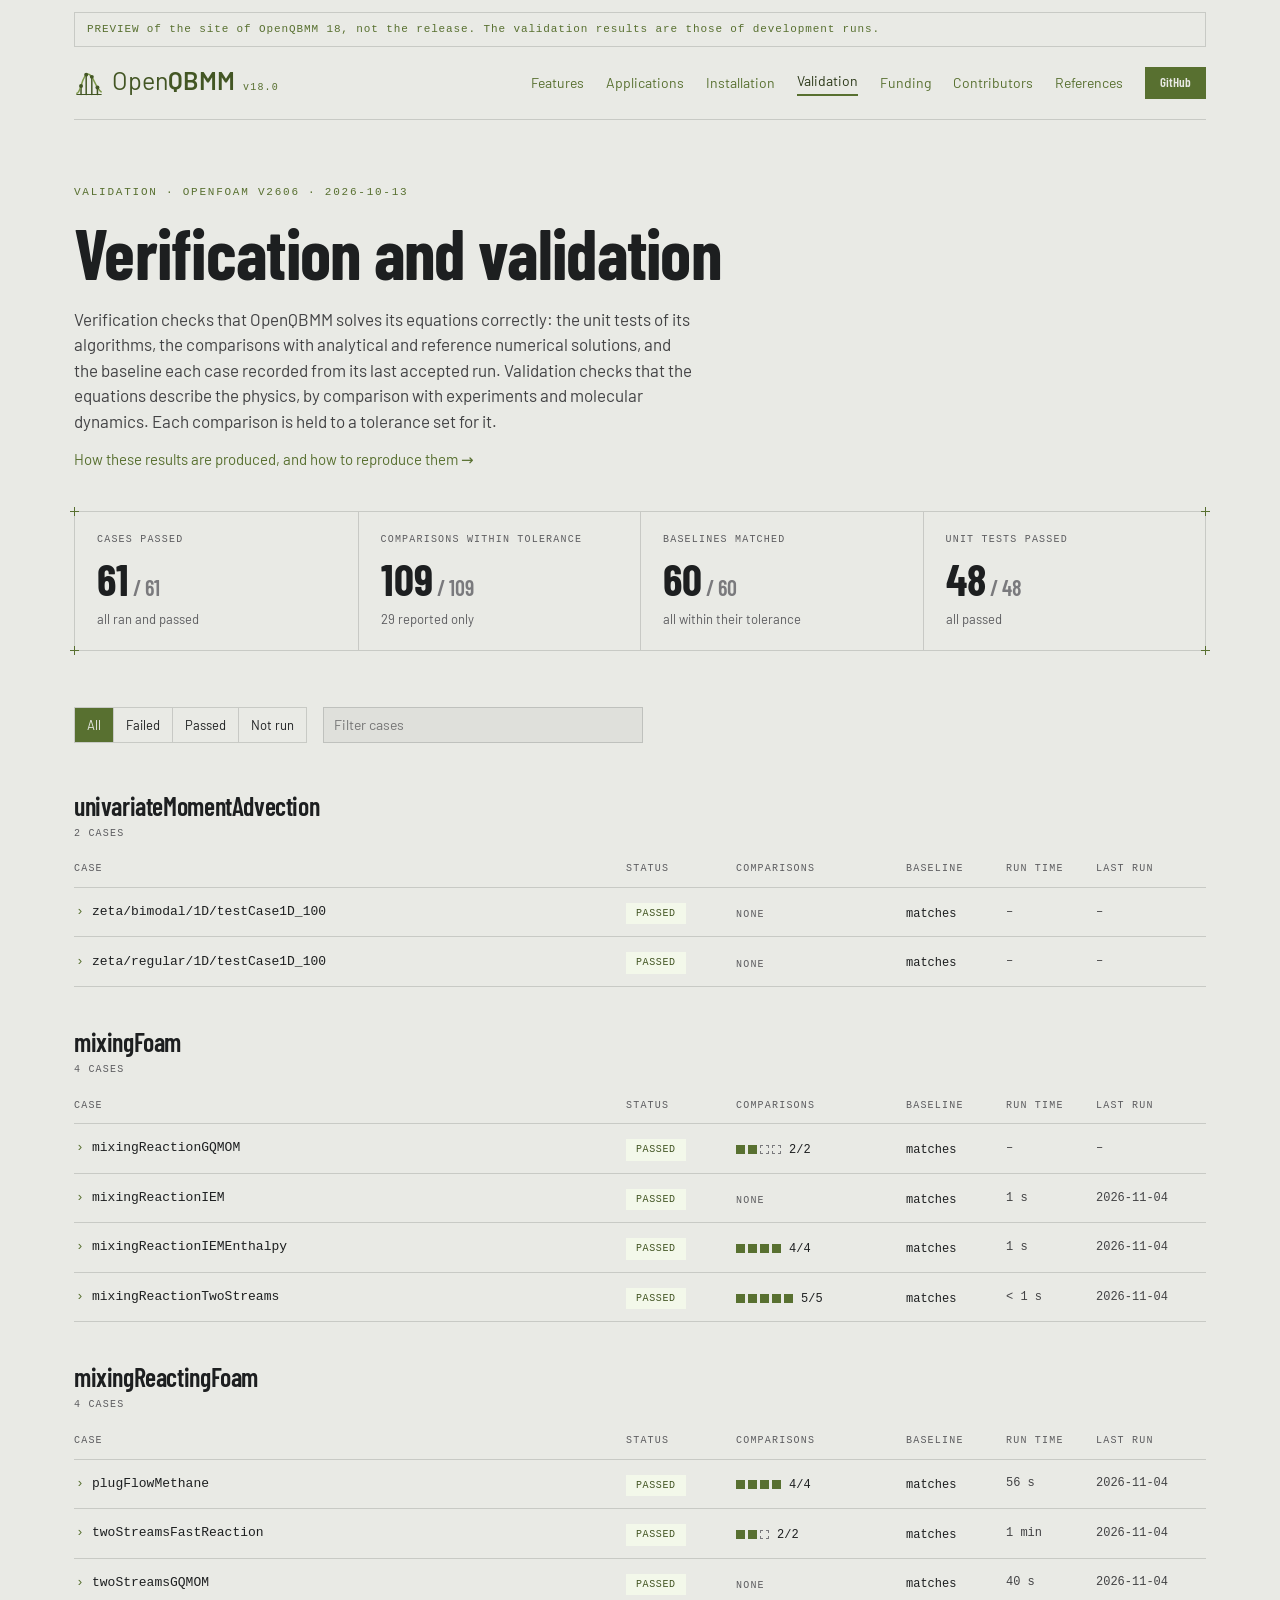
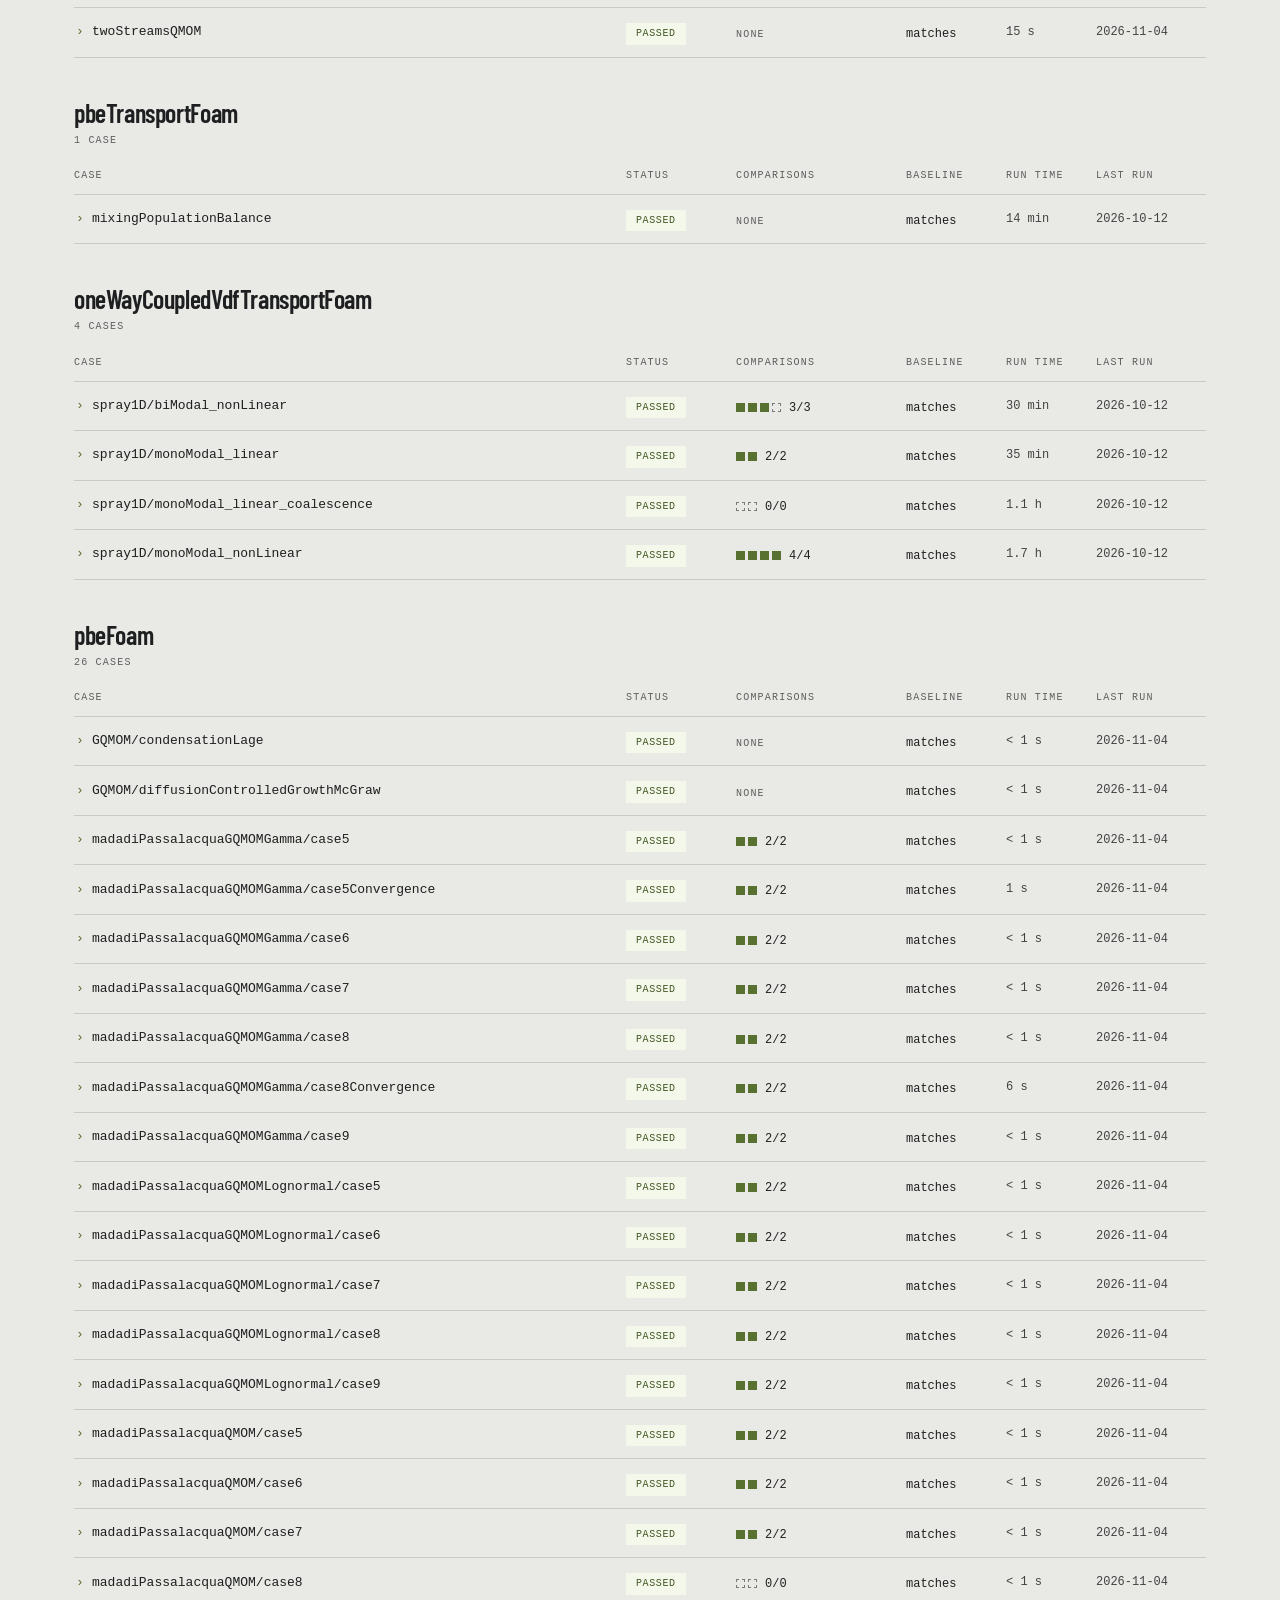
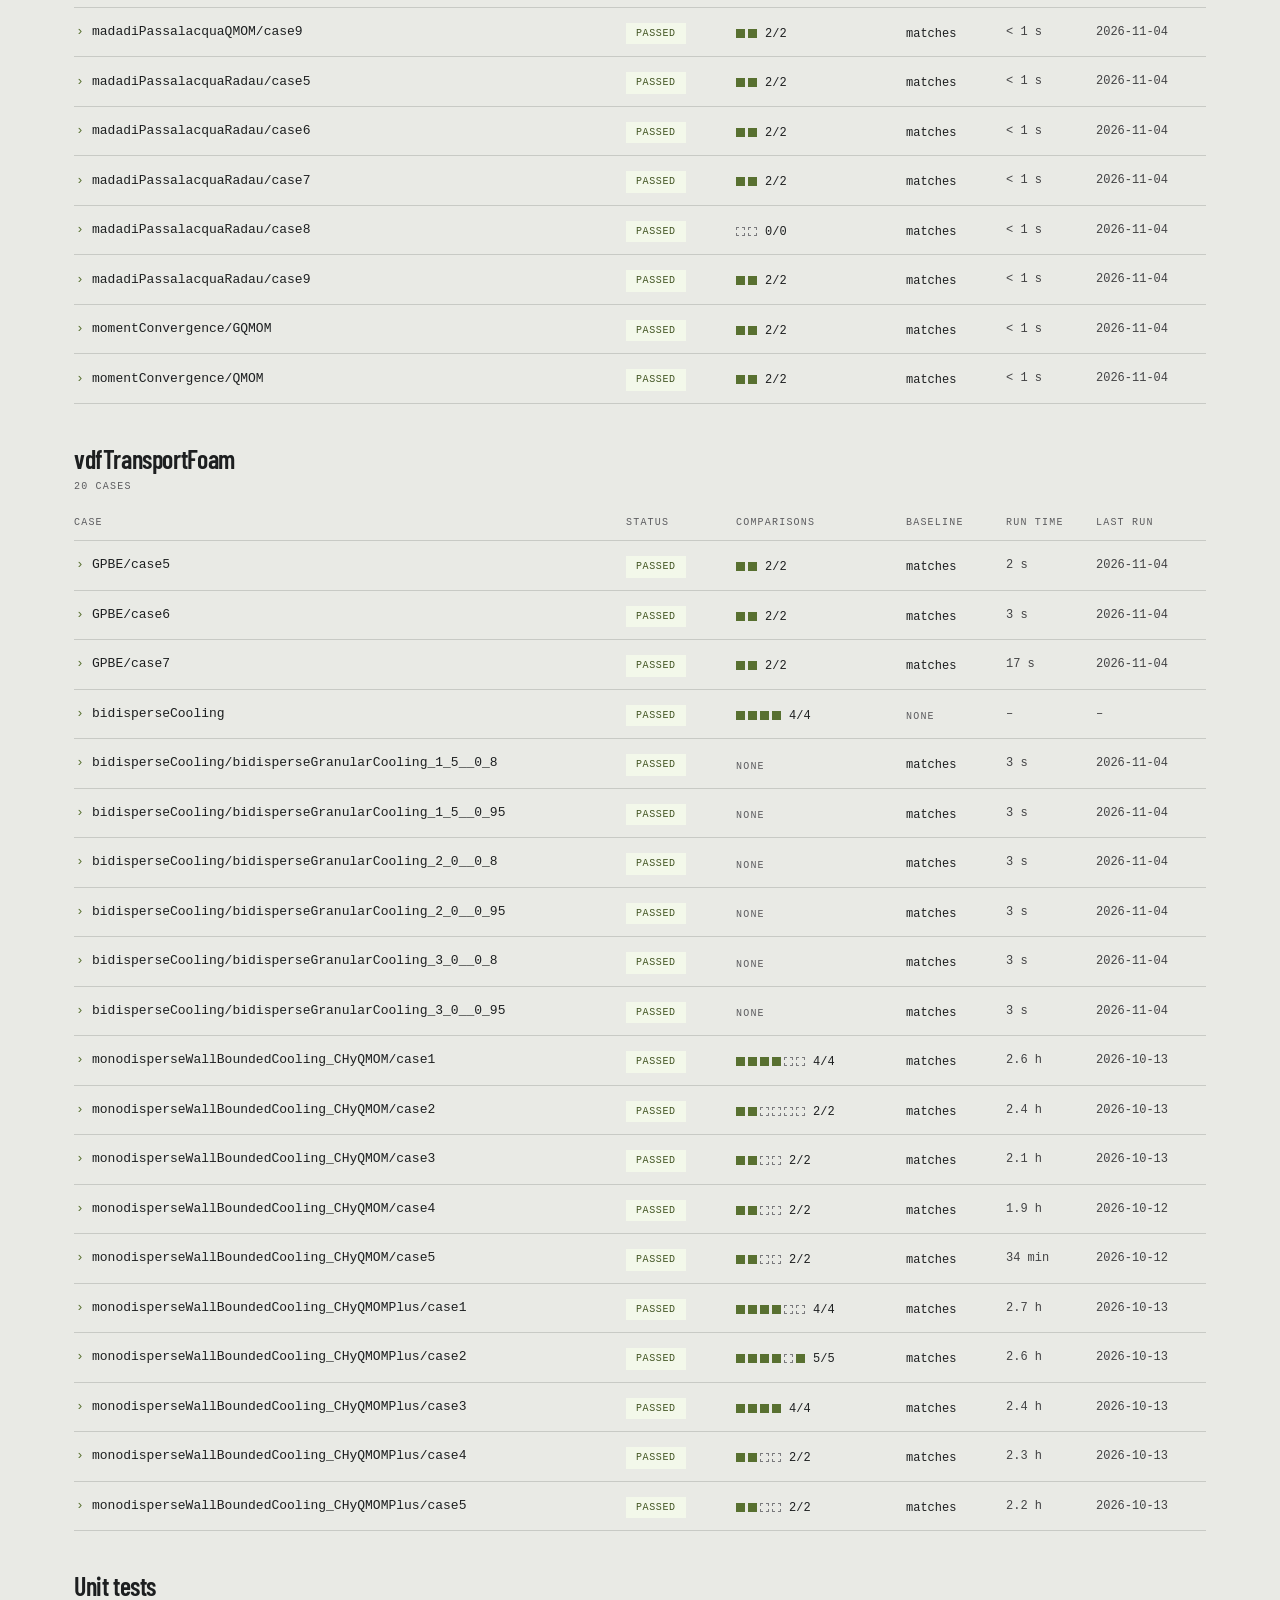
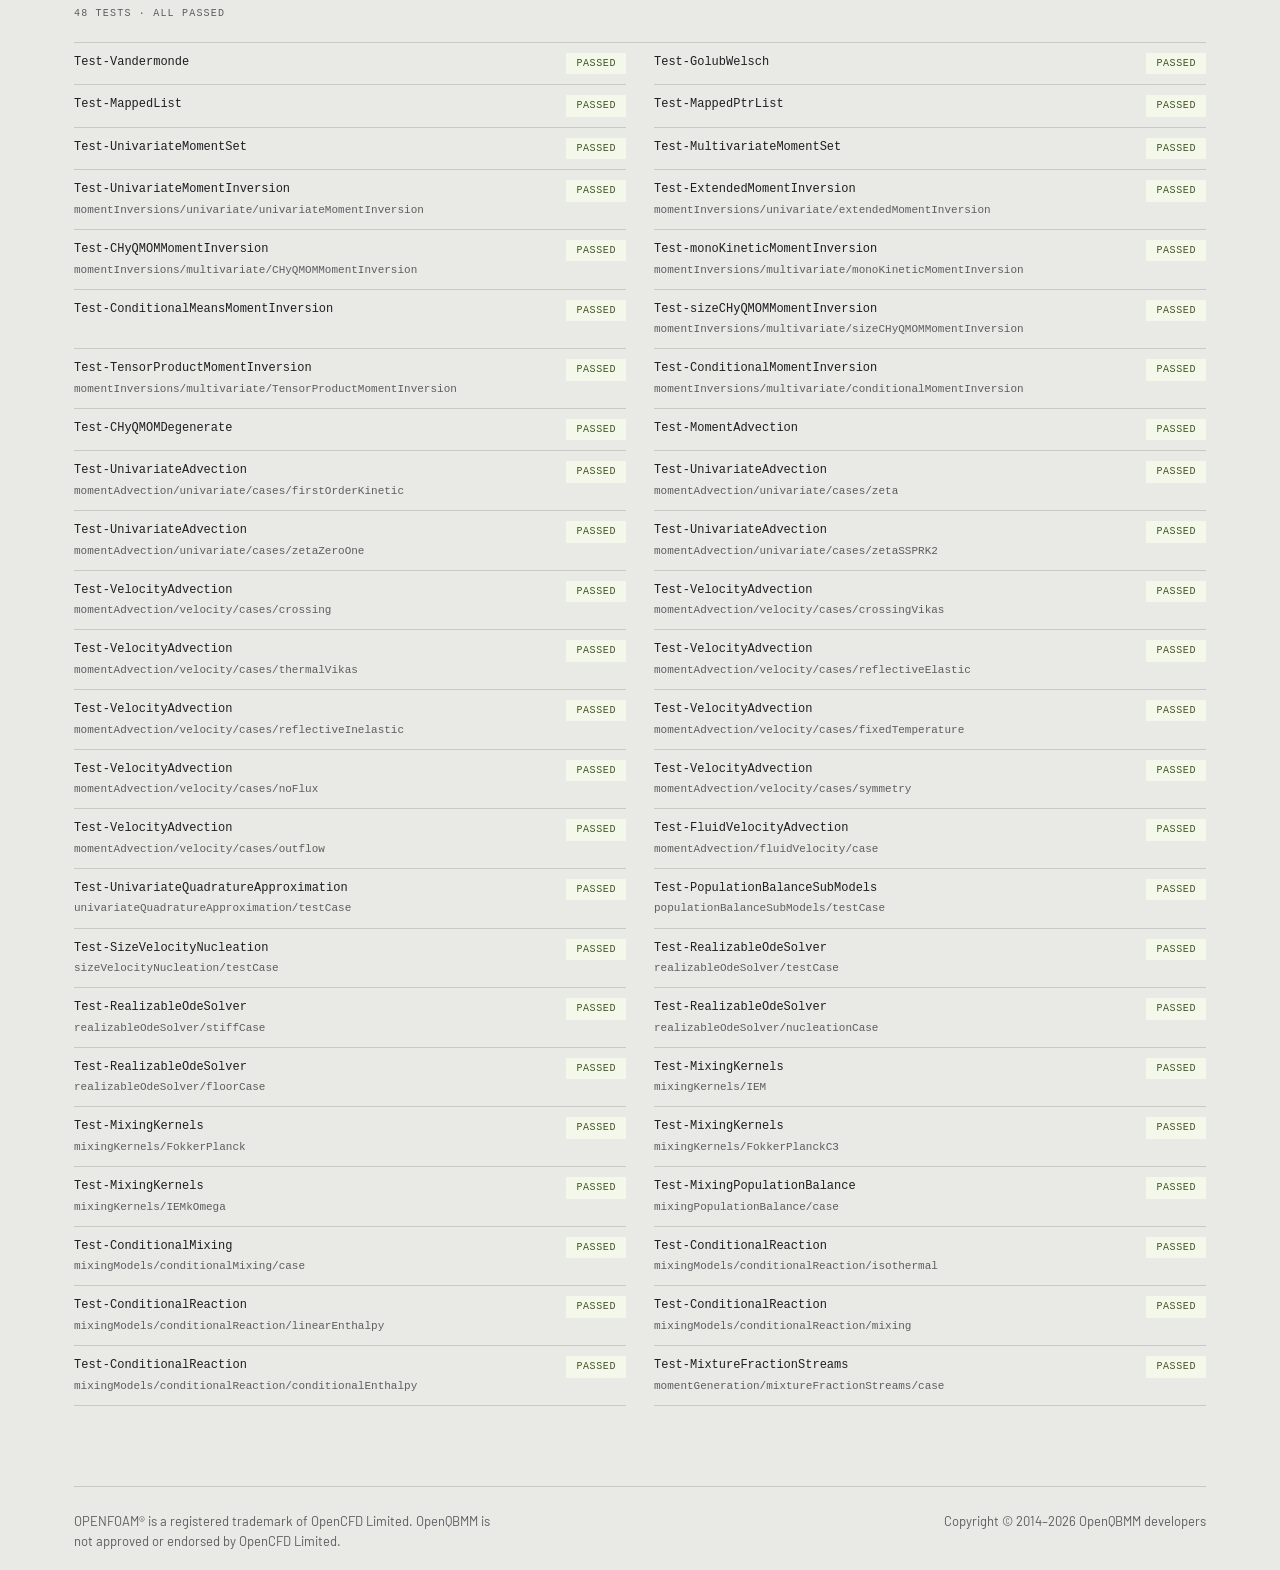
<file: validation/index.html>
<!DOCTYPE html>
<!--
    OpenQBMM validation dashboard

    Copyright (C) 2026 Alberto Passalacqua. Part of OpenQBMM, distributed
    under the GNU General Public License, version 3 or later.

    Written by bin/qbmmReport, which puts the results of the validation
    cases into DATA below and next to the page as results.json and
    history.json. The page is drawn in the tokens of the stylesheet of the
    OpenQBMM site, industry.css. With qbmmReport -site the page is written
    into the validation directory of the site, takes the header and the
    footer of the home page of the site between the markers below, and
    links the stylesheet of the site; otherwise -style copies a stylesheet
    next to it.
-->
<html lang="en">
<head>
<meta charset="utf-8">
<meta name="robots" content="noindex, nofollow">

<meta name="viewport" content="width=device-width, initial-scale=1">
<link rel="icon" href="../favicon.ico" sizes="any">
<link rel="icon" href="../favicon.svg" type="image/svg+xml">
<link rel="apple-touch-icon" href="../apple-touch-icon.png">
<title>Verification and validation · OpenQBMM</title>
<link rel="stylesheet" href="../industry.css">
<link rel="preconnect" href="https://fonts.googleapis.com">
<link rel="preconnect" href="https://fonts.gstatic.com" crossorigin="">
<link href="https://fonts.googleapis.com/css2?family=Barlow:wght@400;500;600&amp;family=Barlow+Condensed:wght@500;600;700&amp;display=swap" rel="stylesheet">
<style>
  :root { --mono: ui-monospace, SFMono-Regular, Menlo, monospace; }
  body { margin: 0; background: var(--color-bg, #f2f2f3); color: var(--color-text, #1d1f20); font-family: var(--font-body, sans-serif); }
  a { color: var(--color-accent-700); text-decoration: none; }
  a:hover { color: var(--color-accent-900); }
  .page { max-width: 1180px; margin: 0 auto; padding: 0 24px 80px; }
  .mono { font-family: var(--mono); }
  .kicker { margin: 0 0 18px; font-family: var(--mono); font-size: 11px; letter-spacing: .16em; text-transform: uppercase; color: var(--color-accent-700); }
  .label { font-family: var(--mono); font-size: 10px; letter-spacing: .12em; text-transform: uppercase; color: var(--color-neutral-700); }
  h1 { margin: 0; font-family: var(--font-heading); font-weight: 700; font-size: clamp(40px, 5.5vw, 72px); line-height: .94; letter-spacing: -.01em; }
  h2 { margin: 0 0 6px; font-family: var(--font-heading); font-size: 32px; }
  .lead { margin: 22px 0 0; max-width: 62ch; font-size: 17px; line-height: 1.5; color: var(--color-neutral-800); }

  /* The spec-sheet plate of the totals */
  .plate { position: relative; display: grid; grid-template-columns: repeat(auto-fit, minmax(200px, 1fr)); border: 1px solid var(--color-divider); margin-top: 40px; }
  .plate > div { padding: 20px 22px; }
  .plate > div + div { border-left: 1px solid var(--color-divider); }
  .plate .value { font-family: var(--font-heading); font-weight: 700; font-size: 44px; line-height: 1; margin-top: 10px; }
  .plate .value small { font-size: 22px; color: var(--color-neutral-600); font-weight: 600; }
  .plate .note { margin-top: 8px; font-size: 13px; color: var(--color-neutral-700); }
  .plate .note.bad { color: var(--color-accent-900); font-weight: 600; }

  .controls { display: flex; gap: 16px; align-items: center; flex-wrap: wrap; margin: 56px 0 8px; }
  .controls .input { flex: 0 1 320px; min-width: 200px; width: auto; }

  /* The cases, a table per solver */
  .group { padding-top: 40px; }
  .group h2 { font-size: 26px; }
  .cases { width: 100%; border-collapse: collapse; font-size: 14px; table-layout: fixed; }
  .cases col.status { width: 110px; } .cases col.cmp { width: 170px; } .cases col.base { width: 100px; } .cases col.time { width: 90px; } .cases col.date { width: 110px; }
  .cases th { text-align: left; padding: 10px 12px 10px 0; font-family: var(--mono); font-size: 10px; font-weight: 500; letter-spacing: .12em; text-transform: uppercase; color: var(--color-neutral-700); border-bottom: 1px solid var(--color-divider); }
  .cases td { padding: 12px 12px 12px 0; border-bottom: 1px solid var(--color-divider); vertical-align: middle; }
  .cases tr.row { cursor: pointer; }
  .cases tr.row:hover td { background: color-mix(in srgb, var(--color-accent) 7%, transparent); }
  .cases tr.row:focus-visible { outline: 2px solid var(--color-accent); outline-offset: -2px; }
  .cases td.name { font-family: var(--mono); font-size: 13px; overflow-wrap: anywhere; }
  .scroll { overflow-x: auto; }
  .cases td.num { font-family: var(--mono); font-size: 12px; color: var(--color-neutral-800); white-space: nowrap; }
  .chevron { display: inline-block; width: 12px; margin-right: 6px; text-align: center; color: var(--color-accent); transition: transform .15s; }
  tr.open .chevron { transform: rotate(90deg); }

  .tag-fail { background: var(--color-accent-900); color: var(--color-bg); font-weight: 600; }
  .tag { font-family: var(--mono); letter-spacing: .06em; text-transform: uppercase; font-size: 10px; }

  /* A comparison drawn against its tolerance: the bar is the rms, the tick
     the tolerance, at a quarter of the width */
  .meter { position: relative; display: inline-block; width: 120px; height: 8px; background: var(--color-neutral-200); vertical-align: middle; }
  .meter i { position: absolute; left: 0; top: 0; bottom: 0; background: var(--color-accent); }
  .meter i.over { background: var(--color-accent-900); }
  .meter b { position: absolute; top: -3px; bottom: -3px; width: 1px; background: var(--color-text); left: 25%; }
  .dots { display: inline-flex; gap: 3px; vertical-align: middle; }
  .dots span { width: 9px; height: 9px; border: 1px solid var(--color-accent); }
  .dots span.pass { background: var(--color-accent); }
  .dots span.fail { background: var(--color-accent-900); border-color: var(--color-accent-900); }
  .dots span.report { border-style: dashed; border-color: var(--color-neutral-600); }

  .detail td { padding: 8px 0 36px; background: none !important; }
  .figures { display: grid; grid-template-columns: repeat(auto-fill, minmax(min(100%, 440px), 1fr)); gap: 24px; margin: 8px 0 24px; }
  .figure { position: relative; border: 1px solid var(--color-divider); padding: 14px; margin: 0; }
  .figure img { display: block; width: 100%; height: auto; }
  /* A themed figure carries the colours of the theme; one in fixed dark
     ink on a transparent ground (paper) keeps a light ground of its own in
     the dark theme */
  @media (prefers-color-scheme: dark) {
    :root:not([data-theme="light"]) .figure img.paper { background: #f2f2f3; padding: 6px; }
  }
  .figure figcaption { margin-top: 8px; }
  .corner { position: absolute; width: 9px; height: 9px; }
  .corner::before, .corner::after { content: ""; position: absolute; background: var(--color-accent); }
  .corner::before { left: 4px; top: 0; width: 1px; height: 9px; }
  .corner::after { top: 4px; left: 0; height: 1px; width: 9px; }
  .corner.tl { left: -5px; top: -5px; } .corner.tr { right: -5px; top: -5px; }
  .corner.bl { left: -5px; bottom: -5px; } .corner.br { right: -5px; bottom: -5px; }

  .sub { width: 100%; border-collapse: collapse; font-size: 13px; }
  .sub th { text-align: left; padding: 6px 12px 6px 0; font-family: var(--mono); font-size: 10px; font-weight: 500; letter-spacing: .1em; text-transform: uppercase; color: var(--color-neutral-700); border-bottom: 1px solid var(--color-divider); }
  .sub td { padding: 8px 12px 8px 0; border-bottom: 1px solid var(--color-divider); }
  .sub td.num { font-family: var(--mono); font-size: 12px; white-space: nowrap; }
  .facts { display: flex; gap: 28px; flex-wrap: wrap; margin: 6px 0 18px; font-size: 13px; color: var(--color-neutral-800); }
  .facts span { min-width: 0; overflow-wrap: anywhere; }
  .facts span b { font-family: var(--mono); font-weight: 500; font-size: 12px; color: var(--color-text); }
  .problems { font-family: var(--mono); font-size: 12px; color: var(--color-neutral-800); margin: 8px 0 0; padding-left: 18px; }

  .tests { display: grid; grid-template-columns: repeat(auto-fill, minmax(min(100%, 360px), 1fr)); column-gap: 28px; border-top: 1px solid var(--color-divider); margin-top: 20px; }
  .tests > div { display: flex; justify-content: space-between; align-items: flex-start; gap: 12px; padding: 10px 0; border-bottom: 1px solid var(--color-divider); font-family: var(--mono); font-size: 12px; }
  .tests .test { min-width: 0; overflow-wrap: anywhere; }
  .tests small { display: block; margin-top: 3px; font-size: 11px; color: var(--color-neutral-700); }
  .tag { white-space: nowrap; flex: none; }
  .empty { color: var(--color-neutral-700); font-size: 14px; margin-top: 16px; }

  body > .page > footer { margin-top: 80px; padding-top: 24px; border-top: 1px solid var(--color-divider); display: flex; justify-content: space-between; gap: 32px; flex-wrap: wrap; font-size: 13px; color: var(--color-neutral-700); }
  @media (max-width: 720px) {
    .cases th.wide, .cases td.wide { display: none; }
    .cases td, .cases th { padding-right: 8px; }
    .cases th { letter-spacing: .04em; }
    .dots { display: none; }
    .cases col.cmp { width: 64px; } .cases col.status { width: 84px; }
    .cases col.base, .cases col.time, .cases col.date { width: 0; }
    .plate > div + div { border-left: 0; border-top: 1px solid var(--color-divider); }
  }
</style>
</head>
<body>
<div class="page">
  <div role="note" style="margin:12px 0 0;padding:8px 12px;border:1px solid var(--color-divider);font-family:ui-monospace,SFMono-Regular,Menlo,monospace;font-size:11px;letter-spacing:.08em;color:var(--color-accent-700)">PREVIEW of the site of OpenQBMM 18, not the release. The validation results are those of development runs.</div>

  <header style="display:flex;align-items:center;justify-content:space-between;gap:24px;padding:20px 0;border-bottom:1px solid var(--color-divider);flex-wrap:wrap">
    <a href="../index.html" style="display:flex;align-items:baseline;gap:8px;color:var(--color-text)">
      <svg viewBox="0 0 64 64" width="30" height="30" aria-hidden="true" style="align-self:center;flex:none"><line x1="6" y1="56.5" x2="58" y2="56.5" stroke="var(--color-accent-800)" stroke-width="2.4" stroke-linecap="round"/><g stroke="var(--color-accent-800)" stroke-width="3.2" stroke-linecap="round"><line x1="15" y1="56.5" x2="15" y2="38.35"/><line x1="26" y1="56.5" x2="26" y2="14.15"/><line x1="38" y1="56.5" x2="38" y2="18.92"/><line x1="50" y1="56.5" x2="50" y2="41.68"/></g><path d="M6 54 C 15 54, 17 14, 29 13 S 45 42, 58 51" fill="none" stroke="var(--color-accent-600)" stroke-width="3.2" stroke-linecap="round"/><g fill="var(--color-accent-800)"><circle cx="15" cy="38.35" r="4.2"/><circle cx="26" cy="14.15" r="4.2"/><circle cx="38" cy="18.92" r="4.2"/><circle cx="50" cy="41.68" r="4.2"/></g></svg><span style="font-family:var(--font-body);font-size:25px;line-height:1;color:var(--color-accent-800)"><span style="font-weight:400">Open</span><span style="font-weight:600">QBMM</span></span>
      <span style="font-family:ui-monospace,SFMono-Regular,Menlo,monospace;font-size:10px;letter-spacing:.12em;color:var(--color-accent-700)">v18.0</span>
    </a>
    <nav style="display:flex;gap:22px;align-items:center;font-size:14px;flex-wrap:wrap">
      <a href="../index.html#capabilities">Features</a>
      <a href="../applications.html">Applications</a>
      <a href="../installation.html">Installation</a>
      <a href="index.html" style="color:var(--color-accent-900);border-bottom:2px solid var(--color-accent);padding-bottom:2px">Validation</a>
      <a href="../funding.html">Funding</a>
      <a href="../contributors.html">Contributors</a>
      <a href="../references.html">References</a>
      <a class="btn btn-primary" href="https://github.com/OpenQBMM/OpenQBMM" style="font-size:13px;padding:7px 14px">GitHub</a>
    </nav>
  </header>

  <section style="padding:64px 0 0">
    <p class="kicker" id="kicker">Validation</p>
    <h1>Verification and validation</h1>
    <p class="lead">Verification checks that OpenQBMM solves its equations correctly: the
    unit tests of its algorithms, the comparisons with analytical and reference numerical
    solutions, and the baseline each case recorded from its last accepted run. Validation
    checks that the equations describe the physics, by comparison with experiments and
    molecular dynamics. Each comparison is held to a tolerance set for it.</p>
    <p class="lead" style="font-size:15px;margin-top:14px"><a href="running.html">How these results are produced, and how to reproduce them →</a></p>
    <div class="plate" id="plate">
      <i class="corner tl"></i><i class="corner tr"></i><i class="corner bl"></i><i class="corner br"></i>
    </div>
  </section>

  <div class="controls">
    <div class="seg" role="radiogroup" aria-label="Show">
      <label class="seg-opt"><input type="radio" name="show" value="all" checked> All</label>
      <label class="seg-opt"><input type="radio" name="show" value="failed"> Failed</label>
      <label class="seg-opt"><input type="radio" name="show" value="passed"> Passed</label>
      <label class="seg-opt"><input type="radio" name="show" value="notRun"> Not run</label>
    </div>
    <input class="input" id="search" type="search" placeholder="Filter cases" aria-label="Filter cases">
  </div>

  <div id="groups"></div>

  <section class="group" id="testsSection">
    <h2>Unit tests</h2>
    <p class="label" id="testsNote"></p>
    <div class="tests" id="tests"></div>
  </section>

  <footer style="margin-top:80px;padding-top:24px;border-top:1px solid var(--color-divider);display:flex;justify-content:space-between;gap:32px;flex-wrap:wrap;font-size:13px;color:var(--color-neutral-700)">
    <p style="margin:0;max-width:62ch">OPENFOAM® is a registered trademark of OpenCFD Limited. OpenQBMM is not approved or endorsed by OpenCFD Limited.</p>
    <p style="margin:0">Copyright © 2014–2026 OpenQBMM developers</p>
  </footer>
</div>

<script>
"use strict";

// Filled in by qbmmReport; when the page is served without it, it is read
// from results.json and history.json next to the page
const DATA = {"results": {"build": {"commit": "", "shortCommit": "", "branch": "", "subject": "", "modified": false, "openfoam": "v2606", "tier": "complete", "date": "2026-10-13T00:39:40+00:00"}, "summary": {"cases": 61, "passed": 61, "failed": 0, "notRun": 0, "comparisons": 138, "comparisonsJudged": 109, "comparisonsPassed": 109, "comparisonsFailed": 0, "comparisonsNotRun": 0, "comparisonsReported": 29, "baselines": 60, "baselinesPassed": 60, "baselinesNotRun": 0, "tests": 48, "testsPassed": 48}, "cases": [{"path": "test/univariateMomentAdvection/zeta/bimodal/1D/testCase1D_100", "application": null, "run": {"ran": false}, "comparisons": [], "regression": {"status": "pass"}, "figures": [], "status": "passed"}, {"path": "test/univariateMomentAdvection/zeta/regular/1D/testCase1D_100", "application": null, "run": {"ran": false}, "comparisons": [], "regression": {"status": "pass"}, "figures": [], "status": "passed"}, {"path": "tutorials/mixingFoam/mixingReactionGQMOM", "application": "mixingFoam", "run": {"ran": false}, "comparisons": [{"name": "product/Gauss/exact", "figure": "product", "computed": "Gauss, 3 environments", "reference": "Beta distribution, exact", "tolerance": 0.02, "rms": 0.008345364659284142, "largest": 0.028935333197500045, "points": 100, "referencePoints": 101, "verdict": "pass"}, {"name": "product/GQMOM/exact", "figure": "product", "computed": "Beta-GQMOM, 3 + 2 environments", "reference": "Beta distribution, exact", "tolerance": 0.01, "rms": 0.00424752629974656, "largest": 0.009993983805000033, "points": 100, "referencePoints": 101, "verdict": "pass"}, {"name": "reactants/A/exactA", "figure": "reactants", "computed": "$\\langle Y_A\\rangle$, beta-GQMOM", "reference": "$\\langle Y_A\\rangle$, exact", "tolerance": null, "rms": 0.013482678350088614, "largest": 0.03172332777524413, "points": 100, "referencePoints": 101, "verdict": "report"}, {"name": "reactants/B/exactB", "figure": "reactants", "computed": "$\\langle Y_B\\rangle$, beta-GQMOM", "reference": "$\\langle Y_B\\rangle$, exact", "tolerance": null, "rms": 0.005211459819156187, "largest": 0.012262018255959874, "points": 100, "referencePoints": 101, "verdict": "report"}], "regression": {"status": "pass"}, "figures": [{"name": "product", "file": "figures/tutorials/mixingFoam/mixingReactionGQMOM/product.svg"}, {"name": "reactants", "file": "figures/tutorials/mixingFoam/mixingReactionGQMOM/reactants.svg"}], "status": "passed"}, {"path": "tutorials/mixingFoam/mixingReactionIEM", "application": "mixingFoam", "run": {"ran": true, "completed": true, "seconds": 1.05, "date": "2026-11-04T20:14:52+00:00"}, "comparisons": [], "regression": {"status": "pass"}, "figures": [{"name": "environmentTemperature", "file": "figures/tutorials/mixingFoam/mixingReactionIEM/environmentTemperature.svg"}, {"name": "environmentMixtureFraction", "file": "figures/tutorials/mixingFoam/mixingReactionIEM/environmentMixtureFraction.svg"}, {"name": "temperature", "file": "figures/tutorials/mixingFoam/mixingReactionIEM/temperature.svg"}, {"name": "composition", "file": "figures/tutorials/mixingFoam/mixingReactionIEM/composition.svg"}], "status": "passed"}, {"path": "tutorials/mixingFoam/mixingReactionIEMEnthalpy", "application": "mixingFoam", "run": {"ran": true, "completed": true, "seconds": 1.16, "date": "2026-11-04T20:14:56+00:00"}, "comparisons": [{"name": "environmentTemperature/node0/linear0", "figure": "environmentTemperature", "computed": "Environment 0", "reference": "Environment 0, linear enthalpy", "tolerance": 1e-08, "rms": 1.402155300391128e-12, "largest": 3.416751220757501e-12, "points": 190, "referencePoints": 190, "verdict": "pass"}, {"name": "environmentTemperature/node1/linear1", "figure": "environmentTemperature", "computed": "Environment 1", "reference": "Environment 1, linear enthalpy", "tolerance": 1e-08, "rms": 3.817147130941448e-12, "largest": 8.29340336851574e-12, "points": 190, "referencePoints": 190, "verdict": "pass"}, {"name": "environmentTemperature/node2/linear2", "figure": "environmentTemperature", "computed": "Environment 2", "reference": "Environment 2, linear enthalpy", "tolerance": 1e-08, "rms": 1.982654798383404e-11, "largest": 1.9205219704277322e-10, "points": 190, "referencePoints": 190, "verdict": "pass"}, {"name": "temperature/linear", "figure": "temperature", "computed": "Transported enthalpy (OpenQBMM)", "reference": "Linear enthalpy", "tolerance": 1e-08, "rms": 1.2035408723511316e-12, "largest": 7.419132640283323e-12, "points": 190, "referencePoints": 190, "verdict": "pass"}], "regression": {"status": "pass"}, "figures": [{"name": "environmentTemperature", "file": "figures/tutorials/mixingFoam/mixingReactionIEMEnthalpy/environmentTemperature.svg"}, {"name": "environmentMixtureFraction", "file": "figures/tutorials/mixingFoam/mixingReactionIEMEnthalpy/environmentMixtureFraction.svg"}, {"name": "temperature", "file": "figures/tutorials/mixingFoam/mixingReactionIEMEnthalpy/temperature.svg"}, {"name": "composition", "file": "figures/tutorials/mixingFoam/mixingReactionIEMEnthalpy/composition.svg"}], "status": "passed"}, {"path": "tutorials/mixingFoam/mixingReactionTwoStreams", "application": "mixingFoam", "run": {"ran": true, "completed": true, "seconds": 0.97, "date": "2026-11-04T20:14:55+00:00"}, "comparisons": [{"name": "product/exact", "figure": "product", "computed": "OpenQBMM", "reference": "Two environments, exact", "tolerance": 0.0001, "rms": 7.533601027222327e-11, "largest": 2.366665891040398e-10, "points": 1000, "referencePoints": 1001, "verdict": "pass"}, {"name": "reactants/A/exactA", "figure": "reactants", "computed": "$\\langle Y_A\\rangle$", "reference": "$\\langle Y_A\\rangle$, exact", "tolerance": 0.0001, "rms": 7.118292732490151e-11, "largest": 2.2624866671030016e-10, "points": 1000, "referencePoints": 1001, "verdict": "pass"}, {"name": "reactants/B/exactB", "figure": "reactants", "computed": "$\\langle Y_B\\rangle$", "reference": "$\\langle Y_B\\rangle$, exact", "tolerance": 0.0001, "rms": 3.165644536469596e-11, "largest": 1.0000006775027056e-10, "points": 1000, "referencePoints": 1001, "verdict": "pass"}, {"name": "environmentMixtureFraction/node0/exact0", "figure": "environmentMixtureFraction", "computed": "Environment 0", "reference": "Environment 0, exact", "tolerance": 0.0001, "rms": 9.22763665921766e-11, "largest": 1.416254060301287e-10, "points": 1000, "referencePoints": 1001, "verdict": "pass"}, {"name": "environmentMixtureFraction/node1/exact1", "figure": "environmentMixtureFraction", "computed": "Environment 1", "reference": "Environment 1, exact", "tolerance": 0.0001, "rms": 1.2333478479252802e-10, "largest": 1.880000044529595e-10, "points": 1000, "referencePoints": 1001, "verdict": "pass"}], "regression": {"status": "pass"}, "figures": [{"name": "product", "file": "figures/tutorials/mixingFoam/mixingReactionTwoStreams/product.svg"}, {"name": "reactants", "file": "figures/tutorials/mixingFoam/mixingReactionTwoStreams/reactants.svg"}, {"name": "environmentMixtureFraction", "file": "figures/tutorials/mixingFoam/mixingReactionTwoStreams/environmentMixtureFraction.svg"}], "status": "passed"}, {"path": "tutorials/mixingReactingFoam/plugFlowMethane", "application": "mixingReactingFoam", "run": {"ran": true, "completed": true, "seconds": 56.06, "date": "2026-11-04T20:15:50+00:00"}, "comparisons": [{"name": "temperature/singleCell", "figure": "temperature", "computed": "Pipe (OpenQBMM)", "reference": "Single cell", "tolerance": 0.01, "rms": 0.004665634748226044, "largest": 0.007879025038194222, "points": 141, "referencePoints": 190, "verdict": "pass"}, {"name": "environmentTemperature/node0/singleCell0", "figure": "environmentTemperature", "computed": "Environment 0", "reference": "Environment 0, single cell", "tolerance": 0.01, "rms": 0.005062609400968542, "largest": 0.00854855025782486, "points": 141, "referencePoints": 190, "verdict": "pass"}, {"name": "environmentTemperature/node1/singleCell1", "figure": "environmentTemperature", "computed": "Environment 1", "reference": "Environment 1, single cell", "tolerance": 0.01, "rms": 0.003903561951883338, "largest": 0.008265450276189516, "points": 141, "referencePoints": 190, "verdict": "pass"}, {"name": "environmentTemperature/node2/singleCell2", "figure": "environmentTemperature", "computed": "Environment 2", "reference": "Environment 2, single cell", "tolerance": 0.02, "rms": 0.005949063503852578, "largest": 0.023804189966988576, "points": 141, "referencePoints": 190, "verdict": "pass"}], "regression": {"status": "pass"}, "figures": [{"name": "temperature", "file": "figures/tutorials/mixingReactingFoam/plugFlowMethane/temperature.svg"}, {"name": "environmentTemperature", "file": "figures/tutorials/mixingReactingFoam/plugFlowMethane/environmentTemperature.svg"}, {"name": "velocity", "file": "figures/tutorials/mixingReactingFoam/plugFlowMethane/velocity.svg"}, {"name": "density", "file": "figures/tutorials/mixingReactingFoam/plugFlowMethane/density.svg"}], "status": "passed"}, {"path": "tutorials/mixingReactingFoam/twoStreamsFastReaction", "application": "mixingReactingFoam", "run": {"ran": true, "completed": true, "seconds": 63.36, "date": "2026-11-04T20:15:58+00:00"}, "comparisons": [{"name": "atomsOfA/entered", "figure": "atomsOfA", "computed": "OpenQBMM, $\\langle Y_A + Y_P/2\\rangle$", "reference": "Entered, $0.1\\langle\\xi\\rangle$", "tolerance": 1e-05, "rms": 7.364195630431268e-08, "largest": 9.567947355562615e-08, "points": 30, "referencePoints": 30, "verdict": "pass"}, {"name": "atomsOfB/entered", "figure": "atomsOfB", "computed": "OpenQBMM, $\\langle Y_B + Y_P/2\\rangle$", "reference": "Entered, $0.1(1 - \\langle\\xi\\rangle)$", "tolerance": 1e-05, "rms": 9.303104751499715e-07, "largest": 1.1882895587328296e-06, "points": 30, "referencePoints": 30, "verdict": "pass"}, {"name": "product/complete", "figure": "product", "computed": "OpenQBMM", "reference": "Complete reaction of the mean mixture", "tolerance": null, "rms": 0.07538485847747768, "largest": 0.12007153444836267, "points": 30, "referencePoints": 30, "verdict": "report"}], "regression": {"status": "pass"}, "figures": [{"name": "atomsOfA", "file": "figures/tutorials/mixingReactingFoam/twoStreamsFastReaction/atomsOfA.svg"}, {"name": "atomsOfB", "file": "figures/tutorials/mixingReactingFoam/twoStreamsFastReaction/atomsOfB.svg"}, {"name": "product", "file": "figures/tutorials/mixingReactingFoam/twoStreamsFastReaction/product.svg"}, {"name": "reactants", "file": "figures/tutorials/mixingReactingFoam/twoStreamsFastReaction/reactants.svg"}], "status": "passed"}, {"path": "tutorials/mixingReactingFoam/twoStreamsGQMOM", "application": "mixingReactingFoam", "run": {"ran": true, "completed": true, "seconds": 40.3, "date": "2026-11-04T20:15:39+00:00"}, "comparisons": [], "regression": {"status": "pass"}, "figures": [], "status": "passed"}, {"path": "tutorials/mixingReactingFoam/twoStreamsQMOM", "application": "mixingReactingFoam", "run": {"ran": true, "completed": true, "seconds": 15.0, "date": "2026-11-04T20:15:13+00:00"}, "comparisons": [], "regression": {"status": "pass"}, "figures": [], "status": "passed"}, {"path": "tutorials/pbeTransportFoam/mixingPopulationBalance", "application": "pbeTransportFoam", "run": {"ran": true, "completed": true, "seconds": 833.21, "date": "2026-10-12T22:11:35+00:00", "allrun": 0}, "comparisons": [], "regression": {"status": "pass"}, "figures": [], "status": "passed"}, {"path": "validation/oneWayCoupledVdfTransportFoam/spray1D/biModal_nonLinear", "application": "oneWayCoupledVdfTransportFoam", "run": {"ran": true, "completed": true, "seconds": 1812.71, "date": "2026-10-12T22:28:57+00:00", "allrun": 0}, "comparisons": [{"name": "totalMass/Fox2008", "figure": "totalMass", "computed": "OpenQBMM", "reference": "DQMOM without flux (Fox, 2008)", "tolerance": 0.02, "rms": 0.006856589874102387, "largest": 0.017073425210475317, "points": 21, "referencePoints": 22, "verdict": "pass"}, {"name": "totalMass/Fox2008Flux", "figure": "totalMass", "computed": "OpenQBMM", "reference": "DQMOM with flux (Fox, 2008)", "tolerance": 0.2, "rms": 0.07084701225530984, "largest": 0.12940758763289034, "points": 24, "referencePoints": 25, "verdict": "pass"}, {"name": "Ur/Fox2008", "figure": "Ur", "computed": "OpenQBMM", "reference": "DQMOM without flux (Fox, 2008)", "tolerance": 0.07, "rms": 0.030567974298249243, "largest": 0.05958547391656219, "points": 23, "referencePoints": 23, "verdict": "pass"}, {"name": "Ur/Fox2008Flux", "figure": "Ur", "computed": "OpenQBMM", "reference": "DQMOM with flux (Fox, 2008)", "tolerance": null, "rms": 0.45640310407038426, "largest": 0.7522398538809733, "points": 23, "referencePoints": 23, "verdict": "report"}], "regression": {"status": "pass"}, "figures": [{"name": "totalMass", "file": "figures/validation/oneWayCoupledVdfTransportFoam/spray1D/biModal_nonLinear/totalMass.svg"}, {"name": "Ur", "file": "figures/validation/oneWayCoupledVdfTransportFoam/spray1D/biModal_nonLinear/Ur.svg"}], "status": "passed"}, {"path": "validation/oneWayCoupledVdfTransportFoam/spray1D/monoModal_linear", "application": "oneWayCoupledVdfTransportFoam", "run": {"ran": true, "completed": true, "seconds": 2073.84, "date": "2026-10-12T22:33:19+00:00", "allrun": 0}, "comparisons": [{"name": "totalMass/Fox2008", "figure": "totalMass", "computed": "OpenQBMM", "reference": "DQMOM (Fox, 2008)", "tolerance": 0.02, "rms": 0.005498327897320003, "largest": 0.010619624148472432, "points": 21, "referencePoints": 21, "verdict": "pass"}, {"name": "Ur/Fox2008", "figure": "Ur", "computed": "OpenQBMM", "reference": "DQMOM (Fox, 2008)", "tolerance": 0.05, "rms": 0.023631054948361974, "largest": 0.049923659954609075, "points": 27, "referencePoints": 28, "verdict": "pass"}], "regression": {"status": "pass"}, "figures": [{"name": "totalMass", "file": "figures/validation/oneWayCoupledVdfTransportFoam/spray1D/monoModal_linear/totalMass.svg"}, {"name": "Ur", "file": "figures/validation/oneWayCoupledVdfTransportFoam/spray1D/monoModal_linear/Ur.svg"}], "status": "passed"}, {"path": "validation/oneWayCoupledVdfTransportFoam/spray1D/monoModal_linear_coalescence", "application": "oneWayCoupledVdfTransportFoam", "run": {"ran": true, "completed": true, "seconds": 3923.86, "date": "2026-10-12T23:04:09+00:00", "allrun": 0}, "comparisons": [{"name": "totalMass/Fox2008", "figure": "totalMass", "computed": "OpenQBMM", "reference": "DQMOM (Fox, 2008)", "tolerance": null, "rms": 0.024698947522872713, "largest": 0.03568749922755728, "points": 20, "referencePoints": 22, "verdict": "report"}, {"name": "Ur/Fox2008", "figure": "Ur", "computed": "OpenQBMM", "reference": "DQMOM (Fox, 2008)", "tolerance": null, "rms": 0.14301819436571475, "largest": 0.1873545735471827, "points": 21, "referencePoints": 21, "verdict": "report"}], "regression": {"status": "pass"}, "figures": [{"name": "totalMass", "file": "figures/validation/oneWayCoupledVdfTransportFoam/spray1D/monoModal_linear_coalescence/totalMass.svg"}, {"name": "Ur", "file": "figures/validation/oneWayCoupledVdfTransportFoam/spray1D/monoModal_linear_coalescence/Ur.svg"}], "status": "passed"}, {"path": "validation/oneWayCoupledVdfTransportFoam/spray1D/monoModal_nonLinear", "application": "oneWayCoupledVdfTransportFoam", "run": {"ran": true, "completed": true, "seconds": 6005.85, "date": "2026-10-12T23:38:49+00:00", "allrun": 0}, "comparisons": [{"name": "totalMass/Fox2008", "figure": "totalMass", "computed": "OpenQBMM", "reference": "DQMOM without flux (Fox, 2008)", "tolerance": 0.04, "rms": 0.01235029342142078, "largest": 0.03378994527331306, "points": 18, "referencePoints": 19, "verdict": "pass"}, {"name": "totalMass/Fox2008Flux", "figure": "totalMass", "computed": "OpenQBMM", "reference": "DQMOM with flux (Fox, 2008)", "tolerance": 0.03, "rms": 0.013995359764315651, "largest": 0.032785267488189135, "points": 22, "referencePoints": 23, "verdict": "pass"}, {"name": "Ur/Fox2008", "figure": "Ur", "computed": "OpenQBMM", "reference": "DQMOM without flux (Fox, 2008)", "tolerance": 0.2, "rms": 0.04824011444390423, "largest": 0.07391795281783345, "points": 29, "referencePoints": 29, "verdict": "pass"}, {"name": "Ur/Fox2008Flux", "figure": "Ur", "computed": "OpenQBMM", "reference": "DQMOM with flux (Fox, 2008)", "tolerance": 0.2, "rms": 0.10465846455253612, "largest": 0.3034960124593832, "points": 21, "referencePoints": 24, "verdict": "pass"}], "regression": {"status": "pass"}, "figures": [{"name": "totalMass", "file": "figures/validation/oneWayCoupledVdfTransportFoam/spray1D/monoModal_nonLinear/totalMass.svg"}, {"name": "Ur", "file": "figures/validation/oneWayCoupledVdfTransportFoam/spray1D/monoModal_nonLinear/Ur.svg"}], "status": "passed"}, {"path": "validation/pbeFoam/GQMOM/condensationLage", "application": "pbeFoam", "run": {"ran": true, "completed": true, "seconds": 0.06, "date": "2026-11-04T20:15:15+00:00"}, "comparisons": [], "regression": {"status": "pass"}, "figures": [], "status": "passed"}, {"path": "validation/pbeFoam/GQMOM/diffusionControlledGrowthMcGraw", "application": "pbeFoam", "run": {"ran": true, "completed": true, "seconds": 0.01, "date": "2026-11-04T20:15:17+00:00"}, "comparisons": [], "regression": {"status": "pass"}, "figures": [], "status": "passed"}, {"path": "validation/pbeFoam/madadiPassalacquaGQMOMGamma/case5", "application": "pbeFoam", "run": {"ran": true, "completed": true, "seconds": 0.06, "date": "2026-11-04T20:15:19+00:00"}, "comparisons": [{"name": "d43/MadadiPassalacqua2015", "figure": "d43", "computed": "GQMOM (OpenQBMM)", "reference": "Madadi and Passalacqua (2015)", "tolerance": 0.02, "rms": 0.0012586281753796155, "largest": 0.006646447890395501, "points": 190000, "referencePoints": 200000, "verdict": "pass"}, {"name": "d43/Vanni2000", "figure": "d43", "computed": "GQMOM (OpenQBMM)", "reference": "Rigorous solution (Vanni, 2000)", "tolerance": 0.02, "rms": 0.005725001948106755, "largest": 0.02249054604838054, "points": 37, "referencePoints": 43, "verdict": "pass"}], "regression": {"status": "pass"}, "figures": [{"name": "d43", "file": "figures/validation/pbeFoam/madadiPassalacquaGQMOMGamma/case5/d43.svg"}], "status": "passed"}, {"path": "validation/pbeFoam/madadiPassalacquaGQMOMGamma/case5Convergence", "application": "pbeFoam", "run": {"ran": true, "completed": true, "seconds": 1.38, "date": "2026-11-04T20:15:24+00:00"}, "comparisons": [{"name": "d43/MadadiPassalacqua2015", "figure": "d43", "computed": "GQMOM (OpenQBMM)", "reference": "Madadi and Passalacqua (2015)", "tolerance": 0.02, "rms": 0.0013173517853942215, "largest": 0.00678796028078254, "points": 190000, "referencePoints": 200000, "verdict": "pass"}, {"name": "d43/Vanni2000", "figure": "d43", "computed": "GQMOM (OpenQBMM)", "reference": "Rigorous solution (Vanni, 2000)", "tolerance": 0.02, "rms": 0.005710650245107806, "largest": 0.022331748474424512, "points": 37, "referencePoints": 43, "verdict": "pass"}], "regression": {"status": "pass"}, "figures": [{"name": "d43", "file": "figures/validation/pbeFoam/madadiPassalacquaGQMOMGamma/case5Convergence/d43.svg"}], "status": "passed"}, {"path": "validation/pbeFoam/madadiPassalacquaGQMOMGamma/case6", "application": "pbeFoam", "run": {"ran": true, "completed": true, "seconds": 0.02, "date": "2026-11-04T20:15:27+00:00"}, "comparisons": [{"name": "d43/MadadiPassalacqua2015", "figure": "d43", "computed": "GQMOM (OpenQBMM)", "reference": "Madadi and Passalacqua (2015)", "tolerance": 0.02, "rms": 0.0029572387214904495, "largest": 0.013051032506288437, "points": 38001, "referencePoints": 40001, "verdict": "pass"}, {"name": "d43/Vanni2000", "figure": "d43", "computed": "GQMOM (OpenQBMM)", "reference": "Rigorous solution (Vanni, 2000)", "tolerance": 0.02, "rms": 0.006755197811218143, "largest": 0.017952952538011577, "points": 23, "referencePoints": 26, "verdict": "pass"}], "regression": {"status": "pass"}, "figures": [{"name": "d43", "file": "figures/validation/pbeFoam/madadiPassalacquaGQMOMGamma/case6/d43.svg"}], "status": "passed"}, {"path": "validation/pbeFoam/madadiPassalacquaGQMOMGamma/case7", "application": "pbeFoam", "run": {"ran": true, "completed": true, "seconds": 0.07, "date": "2026-11-04T20:15:29+00:00"}, "comparisons": [{"name": "d43/MadadiPassalacqua2015", "figure": "d43", "computed": "GQMOM (OpenQBMM)", "reference": "Madadi and Passalacqua (2015)", "tolerance": 0.07, "rms": 0.03359518065064534, "largest": 0.11693849103639922, "points": 9001, "referencePoints": 10001, "verdict": "pass"}, {"name": "d43/Vanni2000", "figure": "d43", "computed": "GQMOM (OpenQBMM)", "reference": "Rigorous solution (Vanni, 2000)", "tolerance": 0.04, "rms": 0.019794238144664383, "largest": 0.04456867424049387, "points": 17, "referencePoints": 36, "verdict": "pass"}], "regression": {"status": "pass"}, "figures": [{"name": "d43", "file": "figures/validation/pbeFoam/madadiPassalacquaGQMOMGamma/case7/d43.svg"}], "status": "passed"}, {"path": "validation/pbeFoam/madadiPassalacquaGQMOMGamma/case8", "application": "pbeFoam", "run": {"ran": true, "completed": true, "seconds": 0.01, "date": "2026-11-04T20:15:31+00:00"}, "comparisons": [{"name": "d43/MadadiPassalacqua2015", "figure": "d43", "computed": "GQMOM (OpenQBMM)", "reference": "Madadi and Passalacqua (2015)", "tolerance": 0.05, "rms": 0.03960257762632389, "largest": 0.07265125849933995, "points": 1950, "referencePoints": 2000, "verdict": "pass"}, {"name": "d43/Vanni2000", "figure": "d43", "computed": "GQMOM (OpenQBMM)", "reference": "Rigorous solution (Vanni, 2000)", "tolerance": 0.05, "rms": 0.03715870983397988, "largest": 0.05229337002531377, "points": 9, "referencePoints": 11, "verdict": "pass"}], "regression": {"status": "pass"}, "figures": [{"name": "d43", "file": "figures/validation/pbeFoam/madadiPassalacquaGQMOMGamma/case8/d43.svg"}], "status": "passed"}, {"path": "validation/pbeFoam/madadiPassalacquaGQMOMGamma/case8Convergence", "application": "pbeFoam", "run": {"ran": true, "completed": true, "seconds": 5.76, "date": "2026-11-04T20:15:39+00:00"}, "comparisons": [{"name": "d43/MadadiPassalacqua2015", "figure": "d43", "computed": "GQMOM (OpenQBMM)", "reference": "Madadi and Passalacqua (2015)", "tolerance": 0.03, "rms": 0.019384676186147, "largest": 0.09956994207847955, "points": 1950, "referencePoints": 2000, "verdict": "pass"}, {"name": "d43/Vanni2000", "figure": "d43", "computed": "GQMOM (OpenQBMM)", "reference": "Rigorous solution (Vanni, 2000)", "tolerance": 0.03, "rms": 0.01596767680558743, "largest": 0.04039808081840006, "points": 9, "referencePoints": 11, "verdict": "pass"}], "regression": {"status": "pass"}, "figures": [{"name": "d43", "file": "figures/validation/pbeFoam/madadiPassalacquaGQMOMGamma/case8Convergence/d43.svg"}], "status": "passed"}, {"path": "validation/pbeFoam/madadiPassalacquaGQMOMGamma/case9", "application": "pbeFoam", "run": {"ran": true, "completed": true, "seconds": 0.25, "date": "2026-11-04T20:15:43+00:00"}, "comparisons": [{"name": "d43/MadadiPassalacqua2015", "figure": "d43", "computed": "GQMOM (OpenQBMM)", "reference": "Madadi and Passalacqua (2015)", "tolerance": 0.03, "rms": 0.013013240096097204, "largest": 0.04769327999733483, "points": 90001, "referencePoints": 100001, "verdict": "pass"}, {"name": "d43/Vanni2000", "figure": "d43", "computed": "GQMOM (OpenQBMM)", "reference": "Rigorous solution (Vanni, 2000)", "tolerance": 0.04, "rms": 0.015515076748280053, "largest": 0.04560527030996518, "points": 38, "referencePoints": 50, "verdict": "pass"}], "regression": {"status": "pass"}, "figures": [{"name": "d43", "file": "figures/validation/pbeFoam/madadiPassalacquaGQMOMGamma/case9/d43.svg"}], "status": "passed"}, {"path": "validation/pbeFoam/madadiPassalacquaGQMOMLognormal/case5", "application": "pbeFoam", "run": {"ran": true, "completed": true, "seconds": 0.05, "date": "2026-11-04T20:15:41+00:00"}, "comparisons": [{"name": "d43/MadadiPassalacqua2015", "figure": "d43", "computed": "GQMOM (OpenQBMM)", "reference": "Madadi and Passalacqua (2015)", "tolerance": 0.02, "rms": 0.0012682345762813944, "largest": 0.006655667078522534, "points": 190000, "referencePoints": 200000, "verdict": "pass"}, {"name": "d43/Vanni2000", "figure": "d43", "computed": "GQMOM (OpenQBMM)", "reference": "Rigorous solution (Vanni, 2000)", "tolerance": 0.02, "rms": 0.005733086053476763, "largest": 0.02248345858258499, "points": 37, "referencePoints": 43, "verdict": "pass"}], "regression": {"status": "pass"}, "figures": [{"name": "d43", "file": "figures/validation/pbeFoam/madadiPassalacquaGQMOMLognormal/case5/d43.svg"}], "status": "passed"}, {"path": "validation/pbeFoam/madadiPassalacquaGQMOMLognormal/case6", "application": "pbeFoam", "run": {"ran": true, "completed": true, "seconds": 0.01, "date": "2026-11-04T20:15:45+00:00"}, "comparisons": [{"name": "d43/MadadiPassalacqua2015", "figure": "d43", "computed": "GQMOM (OpenQBMM)", "reference": "Madadi and Passalacqua (2015)", "tolerance": 0.02, "rms": 0.002430068966642812, "largest": 0.010851921831800377, "points": 38001, "referencePoints": 40001, "verdict": "pass"}, {"name": "d43/Vanni2000", "figure": "d43", "computed": "GQMOM (OpenQBMM)", "reference": "Rigorous solution (Vanni, 2000)", "tolerance": 0.02, "rms": 0.008550183607672365, "largest": 0.02217467112004327, "points": 23, "referencePoints": 26, "verdict": "pass"}], "regression": {"status": "pass"}, "figures": [{"name": "d43", "file": "figures/validation/pbeFoam/madadiPassalacquaGQMOMLognormal/case6/d43.svg"}], "status": "passed"}, {"path": "validation/pbeFoam/madadiPassalacquaGQMOMLognormal/case7", "application": "pbeFoam", "run": {"ran": true, "completed": true, "seconds": 0.07, "date": "2026-11-04T20:15:45+00:00"}, "comparisons": [{"name": "d43/MadadiPassalacqua2015", "figure": "d43", "computed": "GQMOM (OpenQBMM)", "reference": "Madadi and Passalacqua (2015)", "tolerance": 0.07, "rms": 0.030036920596175496, "largest": 0.10132736889719707, "points": 9001, "referencePoints": 10001, "verdict": "pass"}, {"name": "d43/Vanni2000", "figure": "d43", "computed": "GQMOM (OpenQBMM)", "reference": "Rigorous solution (Vanni, 2000)", "tolerance": 0.04, "rms": 0.019730847033856583, "largest": 0.06214321204541566, "points": 17, "referencePoints": 36, "verdict": "pass"}], "regression": {"status": "pass"}, "figures": [{"name": "d43", "file": "figures/validation/pbeFoam/madadiPassalacquaGQMOMLognormal/case7/d43.svg"}], "status": "passed"}, {"path": "validation/pbeFoam/madadiPassalacquaGQMOMLognormal/case8", "application": "pbeFoam", "run": {"ran": true, "completed": true, "seconds": 0.02, "date": "2026-11-04T20:15:47+00:00"}, "comparisons": [{"name": "d43/MadadiPassalacqua2015", "figure": "d43", "computed": "GQMOM (OpenQBMM)", "reference": "Madadi and Passalacqua (2015)", "tolerance": 0.07, "rms": 0.03401288874316272, "largest": 0.07121477785603206, "points": 1950, "referencePoints": 2000, "verdict": "pass"}, {"name": "d43/Vanni2000", "figure": "d43", "computed": "GQMOM (OpenQBMM)", "reference": "Rigorous solution (Vanni, 2000)", "tolerance": 0.07, "rms": 0.03358704194724392, "largest": 0.046484729622706146, "points": 9, "referencePoints": 11, "verdict": "pass"}], "regression": {"status": "pass"}, "figures": [{"name": "d43", "file": "figures/validation/pbeFoam/madadiPassalacquaGQMOMLognormal/case8/d43.svg"}], "status": "passed"}, {"path": "validation/pbeFoam/madadiPassalacquaGQMOMLognormal/case9", "application": "pbeFoam", "run": {"ran": true, "completed": true, "seconds": 0.27, "date": "2026-11-04T20:15:49+00:00"}, "comparisons": [{"name": "d43/MadadiPassalacqua2015", "figure": "d43", "computed": "GQMOM (OpenQBMM)", "reference": "Madadi and Passalacqua (2015)", "tolerance": 0.03, "rms": 0.012394552730315932, "largest": 0.04521307141390817, "points": 90001, "referencePoints": 100001, "verdict": "pass"}, {"name": "d43/Vanni2000", "figure": "d43", "computed": "GQMOM (OpenQBMM)", "reference": "Rigorous solution (Vanni, 2000)", "tolerance": 0.04, "rms": 0.015675021986520026, "largest": 0.0481824437090071, "points": 38, "referencePoints": 50, "verdict": "pass"}], "regression": {"status": "pass"}, "figures": [{"name": "d43", "file": "figures/validation/pbeFoam/madadiPassalacquaGQMOMLognormal/case9/d43.svg"}], "status": "passed"}, {"path": "validation/pbeFoam/madadiPassalacquaQMOM/case5", "application": "pbeFoam", "run": {"ran": true, "completed": true, "seconds": 0.05, "date": "2026-11-04T20:15:49+00:00"}, "comparisons": [{"name": "d43/MadadiPassalacqua2015", "figure": "d43", "computed": "QMOM (OpenQBMM)", "reference": "Madadi and Passalacqua (2015)", "tolerance": 0.02, "rms": 0.001400183607206599, "largest": 0.006768902758586014, "points": 190000, "referencePoints": 200000, "verdict": "pass"}, {"name": "d43/Vanni2000", "figure": "d43", "computed": "QMOM (OpenQBMM)", "reference": "Rigorous solution (Vanni, 2000)", "tolerance": 0.02, "rms": 0.005618758082143682, "largest": 0.022325805591704804, "points": 37, "referencePoints": 43, "verdict": "pass"}], "regression": {"status": "pass"}, "figures": [{"name": "d43", "file": "figures/validation/pbeFoam/madadiPassalacquaQMOM/case5/d43.svg"}], "status": "passed"}, {"path": "validation/pbeFoam/madadiPassalacquaQMOM/case6", "application": "pbeFoam", "run": {"ran": true, "completed": true, "seconds": 0.02, "date": "2026-11-04T20:15:51+00:00"}, "comparisons": [{"name": "d43/MadadiPassalacqua2015", "figure": "d43", "computed": "QMOM (OpenQBMM)", "reference": "Madadi and Passalacqua (2015)", "tolerance": 0.02, "rms": 0.005380133435405213, "largest": 0.019483450000431533, "points": 38001, "referencePoints": 40001, "verdict": "pass"}, {"name": "d43/Vanni2000", "figure": "d43", "computed": "QMOM (OpenQBMM)", "reference": "Rigorous solution (Vanni, 2000)", "tolerance": 0.02, "rms": 0.0043056787529171, "largest": 0.010167198239426616, "points": 23, "referencePoints": 26, "verdict": "pass"}], "regression": {"status": "pass"}, "figures": [{"name": "d43", "file": "figures/validation/pbeFoam/madadiPassalacquaQMOM/case6/d43.svg"}], "status": "passed"}, {"path": "validation/pbeFoam/madadiPassalacquaQMOM/case7", "application": "pbeFoam", "run": {"ran": true, "completed": true, "seconds": 0.02, "date": "2026-11-04T20:15:53+00:00"}, "comparisons": [{"name": "d43/MadadiPassalacqua2015", "figure": "d43", "computed": "QMOM (OpenQBMM)", "reference": "Madadi and Passalacqua (2015)", "tolerance": 0.09, "rms": 0.04190941513833878, "largest": 0.14748477127296422, "points": 9001, "referencePoints": 10001, "verdict": "pass"}, {"name": "d43/Vanni2000", "figure": "d43", "computed": "QMOM (OpenQBMM)", "reference": "Rigorous solution (Vanni, 2000)", "tolerance": 0.06, "rms": 0.029881001336313023, "largest": 0.06847941168405434, "points": 17, "referencePoints": 36, "verdict": "pass"}], "regression": {"status": "pass"}, "figures": [{"name": "d43", "file": "figures/validation/pbeFoam/madadiPassalacquaQMOM/case7/d43.svg"}], "status": "passed"}, {"path": "validation/pbeFoam/madadiPassalacquaQMOM/case8", "application": "pbeFoam", "run": {"ran": true, "completed": true, "seconds": 0.01, "date": "2026-11-04T20:15:53+00:00"}, "comparisons": [{"name": "d43/MadadiPassalacqua2015", "figure": "d43", "computed": "QMOM (OpenQBMM)", "reference": "Madadi and Passalacqua (2015)", "tolerance": null, "rms": 0.29479994905685863, "largest": 0.34095246828383363, "points": 1950, "referencePoints": 2000, "verdict": "report"}, {"name": "d43/Vanni2000", "figure": "d43", "computed": "QMOM (OpenQBMM)", "reference": "Rigorous solution (Vanni, 2000)", "tolerance": null, "rms": 0.19127891053767518, "largest": 0.34945879451616724, "points": 9, "referencePoints": 11, "verdict": "report"}], "regression": {"status": "pass"}, "figures": [{"name": "d43", "file": "figures/validation/pbeFoam/madadiPassalacquaQMOM/case8/d43.svg"}], "status": "passed"}, {"path": "validation/pbeFoam/madadiPassalacquaQMOM/case9", "application": "pbeFoam", "run": {"ran": true, "completed": true, "seconds": 0.04, "date": "2026-11-04T20:15:54+00:00"}, "comparisons": [{"name": "d43/MadadiPassalacqua2015", "figure": "d43", "computed": "QMOM (OpenQBMM)", "reference": "Madadi and Passalacqua (2015)", "tolerance": 0.03, "rms": 0.012279374340503229, "largest": 0.046525921838951406, "points": 90001, "referencePoints": 100001, "verdict": "pass"}, {"name": "d43/Vanni2000", "figure": "d43", "computed": "QMOM (OpenQBMM)", "reference": "Rigorous solution (Vanni, 2000)", "tolerance": 0.04, "rms": 0.016196571297347518, "largest": 0.046439706200840404, "points": 38, "referencePoints": 50, "verdict": "pass"}], "regression": {"status": "pass"}, "figures": [{"name": "d43", "file": "figures/validation/pbeFoam/madadiPassalacquaQMOM/case9/d43.svg"}], "status": "passed"}, {"path": "validation/pbeFoam/madadiPassalacquaRadau/case5", "application": "pbeFoam", "run": {"ran": true, "completed": true, "seconds": 0.02, "date": "2026-11-04T20:15:55+00:00"}, "comparisons": [{"name": "d43/MadadiPassalacqua2015", "figure": "d43", "computed": "QMOM Radau (OpenQBMM)", "reference": "Madadi and Passalacqua (2015)", "tolerance": 0.02, "rms": 0.0074689295847351, "largest": 0.01115598134900505, "points": 190000, "referencePoints": 200000, "verdict": "pass"}, {"name": "d43/Vanni2000", "figure": "d43", "computed": "QMOM Radau (OpenQBMM)", "reference": "Rigorous solution (Vanni, 2000)", "tolerance": 0.02, "rms": 0.009146079259377387, "largest": 0.021411052592003852, "points": 37, "referencePoints": 43, "verdict": "pass"}], "regression": {"status": "pass"}, "figures": [{"name": "d43", "file": "figures/validation/pbeFoam/madadiPassalacquaRadau/case5/d43.svg"}], "status": "passed"}, {"path": "validation/pbeFoam/madadiPassalacquaRadau/case6", "application": "pbeFoam", "run": {"ran": true, "completed": true, "seconds": 0.01, "date": "2026-11-04T20:15:55+00:00"}, "comparisons": [{"name": "d43/MadadiPassalacqua2015", "figure": "d43", "computed": "QMOM Radau (OpenQBMM)", "reference": "Madadi and Passalacqua (2015)", "tolerance": 0.02, "rms": 0.009330495221698222, "largest": 0.04091065068701897, "points": 38001, "referencePoints": 40001, "verdict": "pass"}, {"name": "d43/Vanni2000", "figure": "d43", "computed": "QMOM Radau (OpenQBMM)", "reference": "Rigorous solution (Vanni, 2000)", "tolerance": 0.05, "rms": 0.022760377830754294, "largest": 0.05711255454538543, "points": 23, "referencePoints": 26, "verdict": "pass"}], "regression": {"status": "pass"}, "figures": [{"name": "d43", "file": "figures/validation/pbeFoam/madadiPassalacquaRadau/case6/d43.svg"}], "status": "passed"}, {"path": "validation/pbeFoam/madadiPassalacquaRadau/case7", "application": "pbeFoam", "run": {"ran": true, "completed": true, "seconds": 0.01, "date": "2026-11-04T20:15:57+00:00"}, "comparisons": [{"name": "d43/MadadiPassalacqua2015", "figure": "d43", "computed": "QMOM Radau (OpenQBMM)", "reference": "Madadi and Passalacqua (2015)", "tolerance": 0.1, "rms": 0.04539728221537006, "largest": 0.11112343461185291, "points": 9001, "referencePoints": 10001, "verdict": "pass"}, {"name": "d43/Vanni2000", "figure": "d43", "computed": "QMOM Radau (OpenQBMM)", "reference": "Rigorous solution (Vanni, 2000)", "tolerance": 0.2, "rms": 0.05404011448137981, "largest": 0.15534392313979228, "points": 17, "referencePoints": 36, "verdict": "pass"}], "regression": {"status": "pass"}, "figures": [{"name": "d43", "file": "figures/validation/pbeFoam/madadiPassalacquaRadau/case7/d43.svg"}], "status": "passed"}, {"path": "validation/pbeFoam/madadiPassalacquaRadau/case8", "application": "pbeFoam", "run": {"ran": true, "completed": true, "seconds": 0.01, "date": "2026-11-04T20:15:57+00:00"}, "comparisons": [{"name": "d43/MadadiPassalacqua2015", "figure": "d43", "computed": "QMOM Radau (OpenQBMM)", "reference": "Madadi and Passalacqua (2015)", "tolerance": null, "rms": 0.2550272513646812, "largest": 0.3102198616496853, "points": 1950, "referencePoints": 2000, "verdict": "report"}, {"name": "d43/Vanni2000", "figure": "d43", "computed": "QMOM Radau (OpenQBMM)", "reference": "Rigorous solution (Vanni, 2000)", "tolerance": null, "rms": 0.1695450507576523, "largest": 0.3190253308654848, "points": 9, "referencePoints": 11, "verdict": "report"}], "regression": {"status": "pass"}, "figures": [{"name": "d43", "file": "figures/validation/pbeFoam/madadiPassalacquaRadau/case8/d43.svg"}], "status": "passed"}, {"path": "validation/pbeFoam/madadiPassalacquaRadau/case9", "application": "pbeFoam", "run": {"ran": true, "completed": true, "seconds": 0.02, "date": "2026-11-04T20:16:01+00:00"}, "comparisons": [{"name": "d43/MadadiPassalacqua2015", "figure": "d43", "computed": "QMOM Radau (OpenQBMM)", "reference": "Madadi and Passalacqua (2015)", "tolerance": 0.04, "rms": 0.019902476336946605, "largest": 0.07024988243042497, "points": 90001, "referencePoints": 100001, "verdict": "pass"}, {"name": "d43/Vanni2000", "figure": "d43", "computed": "QMOM Radau (OpenQBMM)", "reference": "Rigorous solution (Vanni, 2000)", "tolerance": 0.03, "rms": 0.014913588962622756, "largest": 0.051160637934221626, "points": 38, "referencePoints": 50, "verdict": "pass"}], "regression": {"status": "pass"}, "figures": [{"name": "d43", "file": "figures/validation/pbeFoam/madadiPassalacquaRadau/case9/d43.svg"}], "status": "passed"}, {"path": "validation/pbeFoam/momentConvergence/GQMOM", "application": "pbeFoam", "run": {"ran": true, "completed": true, "seconds": 0.06, "date": "2026-11-04T20:15:59+00:00"}, "comparisons": [{"name": "d43/MadadiPassalacqua2015", "figure": "d43", "computed": "GQMOM (OpenQBMM)", "reference": "Madadi and Passalacqua (2015)", "tolerance": 0.02, "rms": 0.0012586281753796155, "largest": 0.006646447890395501, "points": 190000, "referencePoints": 200000, "verdict": "pass"}, {"name": "d43/Vanni2000", "figure": "d43", "computed": "GQMOM (OpenQBMM)", "reference": "Rigorous solution (Vanni, 2000)", "tolerance": 0.02, "rms": 0.005725001948106755, "largest": 0.02249054604838054, "points": 37, "referencePoints": 43, "verdict": "pass"}], "regression": {"status": "pass"}, "figures": [{"name": "d43", "file": "figures/validation/pbeFoam/momentConvergence/GQMOM/d43.svg"}], "status": "passed"}, {"path": "validation/pbeFoam/momentConvergence/QMOM", "application": "pbeFoam", "run": {"ran": true, "completed": true, "seconds": 0.05, "date": "2026-11-04T20:15:59+00:00"}, "comparisons": [{"name": "d43/MadadiPassalacqua2015", "figure": "d43", "computed": "QMOM (OpenQBMM)", "reference": "Madadi and Passalacqua (2015)", "tolerance": 0.02, "rms": 0.001400183607206599, "largest": 0.006768902758586014, "points": 190000, "referencePoints": 200000, "verdict": "pass"}, {"name": "d43/Vanni2000", "figure": "d43", "computed": "QMOM (OpenQBMM)", "reference": "Rigorous solution (Vanni, 2000)", "tolerance": 0.02, "rms": 0.005618758082143682, "largest": 0.022325805591704804, "points": 37, "referencePoints": 43, "verdict": "pass"}], "regression": {"status": "pass"}, "figures": [{"name": "d43", "file": "figures/validation/pbeFoam/momentConvergence/QMOM/d43.svg"}], "status": "passed"}, {"path": "validation/vdfTransportFoam/GPBE/case5", "application": "vdfTransportFoam", "run": {"ran": true, "completed": true, "seconds": 1.9, "date": "2026-11-04T20:23:15+00:00"}, "comparisons": [{"name": "d43/MadadiPassalacqua2015", "figure": "d43", "computed": "OpenQBMM", "reference": "Madadi and Passalacqua (2015)", "tolerance": 0.02, "rms": 0.0013296227625493372, "largest": 0.006912094418751498, "points": 190000, "referencePoints": 200000, "verdict": "pass"}, {"name": "d43/Vanni2000", "figure": "d43", "computed": "OpenQBMM", "reference": "Rigorous solution (Vanni, 2000)", "tolerance": 0.02, "rms": 0.005651912825383934, "largest": 0.02217732400048929, "points": 37, "referencePoints": 43, "verdict": "pass"}], "regression": {"status": "pass"}, "figures": [{"name": "d43", "file": "figures/validation/vdfTransportFoam/GPBE/case5/d43.svg"}], "status": "passed"}, {"path": "validation/vdfTransportFoam/GPBE/case6", "application": "vdfTransportFoam", "run": {"ran": true, "completed": true, "seconds": 3.27, "date": "2026-11-04T20:23:22+00:00"}, "comparisons": [{"name": "d43/MadadiPassalacqua2015", "figure": "d43", "computed": "OpenQBMM", "reference": "Madadi and Passalacqua (2015)", "tolerance": 0.02, "rms": 0.004131837246192605, "largest": 0.012274740996633558, "points": 38001, "referencePoints": 40001, "verdict": "pass"}, {"name": "d43/Vanni2000", "figure": "d43", "computed": "OpenQBMM", "reference": "Rigorous solution (Vanni, 2000)", "tolerance": 0.02, "rms": 0.006778628678836392, "largest": 0.01932651391022056, "points": 23, "referencePoints": 26, "verdict": "pass"}], "regression": {"status": "pass"}, "figures": [{"name": "d43", "file": "figures/validation/vdfTransportFoam/GPBE/case6/d43.svg"}], "status": "passed"}, {"path": "validation/vdfTransportFoam/GPBE/case7", "application": "vdfTransportFoam", "run": {"ran": true, "completed": true, "seconds": 16.64, "date": "2026-11-04T20:23:41+00:00"}, "comparisons": [{"name": "d43/MadadiPassalacqua2015", "figure": "d43", "computed": "OpenQBMM", "reference": "Madadi and Passalacqua (2015)", "tolerance": 0.06, "rms": 0.028348441568712898, "largest": 0.0999469934511548, "points": 9001, "referencePoints": 10001, "verdict": "pass"}, {"name": "d43/Vanni2000", "figure": "d43", "computed": "OpenQBMM", "reference": "Rigorous solution (Vanni, 2000)", "tolerance": 0.05, "rms": 0.020627157759429745, "largest": 0.06351891640197006, "points": 17, "referencePoints": 36, "verdict": "pass"}], "regression": {"status": "pass"}, "figures": [{"name": "d43", "file": "figures/validation/vdfTransportFoam/GPBE/case7/d43.svg"}], "status": "passed"}, {"path": "validation/vdfTransportFoam/bidisperseCooling", "application": null, "run": {"ran": false}, "comparisons": [{"name": "temperatureRatio/OpenQBMM_0_95/Enskog_0_95", "figure": "temperatureRatio", "computed": "OpenQBMM ($e = 0.95$)", "reference": "Enskog solution ($e = 0.95$)", "tolerance": 0.02, "rms": 0.0005677423098748712, "largest": 0.0011471556864926194, "points": 42, "referencePoints": 84, "verdict": "pass"}, {"name": "temperatureRatio/OpenQBMM_0_95/MD_0_95", "figure": "temperatureRatio", "computed": "OpenQBMM ($e = 0.95$)", "reference": "MD ($e = 0.95$)", "tolerance": 0.03, "rms": 0.010669012174516873, "largest": 0.011993889158181196, "points": 2, "referencePoints": 3, "verdict": "pass"}, {"name": "temperatureRatio/OpenQBMM_0_8/Enskog_0_8", "figure": "temperatureRatio", "computed": "OpenQBMM ($e = 0.8$)", "reference": "Enskog solution ($e = 0.8$)", "tolerance": 0.02, "rms": 0.009185558864210148, "largest": 0.011049300035334162, "points": 41, "referencePoints": 86, "verdict": "pass"}, {"name": "temperatureRatio/OpenQBMM_0_8/MD_0_8", "figure": "temperatureRatio", "computed": "OpenQBMM ($e = 0.8$)", "reference": "MD ($e = 0.8$)", "tolerance": 0.09, "rms": 0.04406294092512426, "largest": 0.04406294092512426, "points": 1, "referencePoints": 3, "verdict": "pass"}], "regression": {"status": "none"}, "figures": [{"name": "temperatureRatio", "file": "figures/validation/vdfTransportFoam/bidisperseCooling/temperatureRatio.svg"}], "status": "passed"}, {"path": "validation/vdfTransportFoam/bidisperseCooling/bidisperseGranularCooling_1_5__0_8", "application": "vdfTransportFoam", "run": {"ran": true, "completed": true, "seconds": 3.0, "date": "2026-11-04T20:23:53+00:00"}, "comparisons": [], "regression": {"status": "pass"}, "figures": [], "status": "passed"}, {"path": "validation/vdfTransportFoam/bidisperseCooling/bidisperseGranularCooling_1_5__0_95", "application": "vdfTransportFoam", "run": {"ran": true, "completed": true, "seconds": 2.94, "date": "2026-11-04T20:24:03+00:00"}, "comparisons": [], "regression": {"status": "pass"}, "figures": [], "status": "passed"}, {"path": "validation/vdfTransportFoam/bidisperseCooling/bidisperseGranularCooling_2_0__0_8", "application": "vdfTransportFoam", "run": {"ran": true, "completed": true, "seconds": 2.85, "date": "2026-11-04T20:24:13+00:00"}, "comparisons": [], "regression": {"status": "pass"}, "figures": [], "status": "passed"}, {"path": "validation/vdfTransportFoam/bidisperseCooling/bidisperseGranularCooling_2_0__0_95", "application": "vdfTransportFoam", "run": {"ran": true, "completed": true, "seconds": 3.06, "date": "2026-11-04T20:24:23+00:00"}, "comparisons": [], "regression": {"status": "pass"}, "figures": [], "status": "passed"}, {"path": "validation/vdfTransportFoam/bidisperseCooling/bidisperseGranularCooling_3_0__0_8", "application": "vdfTransportFoam", "run": {"ran": true, "completed": true, "seconds": 2.89, "date": "2026-11-04T20:24:33+00:00"}, "comparisons": [], "regression": {"status": "pass"}, "figures": [], "status": "passed"}, {"path": "validation/vdfTransportFoam/bidisperseCooling/bidisperseGranularCooling_3_0__0_95", "application": "vdfTransportFoam", "run": {"ran": true, "completed": true, "seconds": 3.0, "date": "2026-11-04T20:24:43+00:00"}, "comparisons": [], "regression": {"status": "pass"}, "figures": [], "status": "passed"}, {"path": "validation/vdfTransportFoam/monodisperseWallBoundedCooling_CHyQMOM/case1", "application": "vdfTransportFoam", "run": {"ran": true, "completed": true, "seconds": 9365.28, "date": "2026-10-13T00:34:02+00:00", "allrun": 0}, "comparisons": [{"name": "alpha/MD", "figure": "alpha", "computed": "OpenQBMM", "reference": "MD (Galvin et al., 2007)", "tolerance": 0.02, "rms": 0.010116188289083878, "largest": 0.020269730741181456, "points": 47, "referencePoints": 47, "verdict": "pass"}, {"name": "alpha/TP", "figure": "alpha", "computed": "OpenQBMM", "reference": "Passalacqua et al. (2011)", "tolerance": 0.03, "rms": 0.010754421150263987, "largest": 0.018777731640076085, "points": 28, "referencePoints": 28, "verdict": "pass"}, {"name": "Theta/MD", "figure": "Theta", "computed": "OpenQBMM", "reference": "MD (Galvin et al., 2007)", "tolerance": 0.04, "rms": 0.020503752001402763, "largest": 0.04710816577468998, "points": 28, "referencePoints": 28, "verdict": "pass"}, {"name": "Theta/TP", "figure": "Theta", "computed": "OpenQBMM", "reference": "Passalacqua et al. (2011)", "tolerance": 0.03, "rms": 0.012572721942796846, "largest": 0.022054565446499384, "points": 31, "referencePoints": 32, "verdict": "pass"}, {"name": "heatFlux/MD", "figure": "heatFlux", "computed": "OpenQBMM", "reference": "MD (Galvin et al., 2007)", "tolerance": null, "rms": 0.7176520824189778, "largest": 0.7476780493419117, "points": 28, "referencePoints": 28, "verdict": "report"}, {"name": "heatFlux/TP", "figure": "heatFlux", "computed": "OpenQBMM", "reference": "Passalacqua et al. (2011)", "tolerance": null, "rms": 0.6538750844233563, "largest": 0.7020524771191802, "points": 96, "referencePoints": 96, "verdict": "report"}], "regression": {"status": "pass"}, "figures": [{"name": "alpha", "file": "figures/validation/vdfTransportFoam/monodisperseWallBoundedCooling_CHyQMOM/case1/alpha.svg"}, {"name": "Theta", "file": "figures/validation/vdfTransportFoam/monodisperseWallBoundedCooling_CHyQMOM/case1/Theta.svg"}, {"name": "heatFlux", "file": "figures/validation/vdfTransportFoam/monodisperseWallBoundedCooling_CHyQMOM/case1/heatFlux.svg"}], "status": "passed"}, {"path": "validation/vdfTransportFoam/monodisperseWallBoundedCooling_CHyQMOM/case2", "application": "vdfTransportFoam", "run": {"ran": true, "completed": true, "seconds": 8611.48, "date": "2026-10-13T00:21:28+00:00", "allrun": 0}, "comparisons": [{"name": "alpha/MD", "figure": "alpha", "computed": "OpenQBMM", "reference": "MD (Galvin et al., 2007)", "tolerance": 0.2, "rms": 0.0833789552004627, "largest": 0.16537821066707617, "points": 28, "referencePoints": 28, "verdict": "pass"}, {"name": "alpha/TP", "figure": "alpha", "computed": "OpenQBMM", "reference": "Passalacqua et al. (2011)", "tolerance": 0.2, "rms": 0.07240091341797393, "largest": 0.14560980329135745, "points": 17, "referencePoints": 18, "verdict": "pass"}, {"name": "Theta/MD", "figure": "Theta", "computed": "OpenQBMM", "reference": "MD (Galvin et al., 2007)", "tolerance": null, "rms": 0.30468323436857, "largest": 0.34045065209903985, "points": 28, "referencePoints": 28, "verdict": "report"}, {"name": "Theta/TP", "figure": "Theta", "computed": "OpenQBMM", "reference": "Passalacqua et al. (2011)", "tolerance": null, "rms": 0.21764743629685498, "largest": 0.2840230397364998, "points": 36, "referencePoints": 36, "verdict": "report"}, {"name": "heatFlux/MD", "figure": "heatFlux", "computed": "OpenQBMM", "reference": "MD (Galvin et al., 2007)", "tolerance": null, "rms": 0.4543281261994451, "largest": 0.6978279813345741, "points": 29, "referencePoints": 29, "verdict": "report"}, {"name": "heatFlux/TP", "figure": "heatFlux", "computed": "OpenQBMM", "reference": "Passalacqua et al. (2011)", "tolerance": null, "rms": 0.4193210105152975, "largest": 0.7429631944564434, "points": 36, "referencePoints": 36, "verdict": "report"}], "regression": {"status": "pass"}, "figures": [{"name": "alpha", "file": "figures/validation/vdfTransportFoam/monodisperseWallBoundedCooling_CHyQMOM/case2/alpha.svg"}, {"name": "Theta", "file": "figures/validation/vdfTransportFoam/monodisperseWallBoundedCooling_CHyQMOM/case2/Theta.svg"}, {"name": "heatFlux", "file": "figures/validation/vdfTransportFoam/monodisperseWallBoundedCooling_CHyQMOM/case2/heatFlux.svg"}], "status": "passed"}, {"path": "validation/vdfTransportFoam/monodisperseWallBoundedCooling_CHyQMOM/case3", "application": "vdfTransportFoam", "run": {"ran": true, "completed": true, "seconds": 7500.32, "date": "2026-10-13T00:03:02+00:00", "allrun": 0}, "comparisons": [{"name": "alpha/MD", "figure": "alpha", "computed": "OpenQBMM", "reference": "MD (Galvin et al., 2007)", "tolerance": 0.06, "rms": 0.02824677250332197, "largest": 0.05669671855830824, "points": 28, "referencePoints": 28, "verdict": "pass"}, {"name": "alpha/TP", "figure": "alpha", "computed": "OpenQBMM", "reference": "Passalacqua et al. (2011)", "tolerance": 0.04, "rms": 0.018596958318734157, "largest": 0.04279561850566656, "points": 34, "referencePoints": 34, "verdict": "pass"}, {"name": "Theta/MD", "figure": "Theta", "computed": "OpenQBMM", "reference": "MD (Galvin et al., 2007)", "tolerance": null, "rms": 0.22118465657969782, "largest": 0.23214368383516956, "points": 28, "referencePoints": 28, "verdict": "report"}, {"name": "Theta/TP", "figure": "Theta", "computed": "OpenQBMM", "reference": "Passalacqua et al. (2011)", "tolerance": null, "rms": 0.2132509225760849, "largest": 0.23012826471234227, "points": 34, "referencePoints": 34, "verdict": "report"}], "regression": {"status": "pass"}, "figures": [{"name": "alpha", "file": "figures/validation/vdfTransportFoam/monodisperseWallBoundedCooling_CHyQMOM/case3/alpha.svg"}, {"name": "Theta", "file": "figures/validation/vdfTransportFoam/monodisperseWallBoundedCooling_CHyQMOM/case3/Theta.svg"}], "status": "passed"}, {"path": "validation/vdfTransportFoam/monodisperseWallBoundedCooling_CHyQMOM/case4", "application": "vdfTransportFoam", "run": {"ran": true, "completed": true, "seconds": 6857.38, "date": "2026-10-12T23:52:18+00:00", "allrun": 0}, "comparisons": [{"name": "alpha/MD", "figure": "alpha", "computed": "OpenQBMM", "reference": "MD (Galvin et al., 2007)", "tolerance": 0.03, "rms": 0.011784581707404162, "largest": 0.021328025870314463, "points": 28, "referencePoints": 28, "verdict": "pass"}, {"name": "alpha/TP", "figure": "alpha", "computed": "OpenQBMM", "reference": "Passalacqua et al. (2011)", "tolerance": 0.1, "rms": 0.04656473879219006, "largest": 0.061257473504070334, "points": 32, "referencePoints": 32, "verdict": "pass"}, {"name": "Theta/MD", "figure": "Theta", "computed": "OpenQBMM", "reference": "MD (Galvin et al., 2007)", "tolerance": null, "rms": 0.4444124903751043, "largest": 0.4607406092496076, "points": 27, "referencePoints": 27, "verdict": "report"}, {"name": "Theta/TP", "figure": "Theta", "computed": "OpenQBMM", "reference": "Passalacqua et al. (2011)", "tolerance": null, "rms": 0.4349890483925185, "largest": 0.4572375062487473, "points": 33, "referencePoints": 33, "verdict": "report"}], "regression": {"status": "pass"}, "figures": [{"name": "alpha", "file": "figures/validation/vdfTransportFoam/monodisperseWallBoundedCooling_CHyQMOM/case4/alpha.svg"}, {"name": "Theta", "file": "figures/validation/vdfTransportFoam/monodisperseWallBoundedCooling_CHyQMOM/case4/Theta.svg"}], "status": "passed"}, {"path": "validation/vdfTransportFoam/monodisperseWallBoundedCooling_CHyQMOM/case5", "application": "vdfTransportFoam", "run": {"ran": true, "completed": true, "seconds": 2021.1, "date": "2026-10-12T22:31:41+00:00", "allrun": 0}, "comparisons": [{"name": "alpha/MD", "figure": "alpha", "computed": "OpenQBMM", "reference": "MD (Galvin et al., 2007)", "tolerance": 0.1, "rms": 0.055267946313371334, "largest": 0.0918564696922156, "points": 28, "referencePoints": 28, "verdict": "pass"}, {"name": "alpha/TP", "figure": "alpha", "computed": "OpenQBMM", "reference": "Passalacqua et al. (2011)", "tolerance": 0.07, "rms": 0.039456239484650504, "largest": 0.16396679283950735, "points": 33, "referencePoints": 34, "verdict": "pass"}, {"name": "Theta/MD", "figure": "Theta", "computed": "OpenQBMM", "reference": "MD (Galvin et al., 2007)", "tolerance": null, "rms": 0.40159298959348855, "largest": 0.5357235878228963, "points": 28, "referencePoints": 28, "verdict": "report"}, {"name": "Theta/TP", "figure": "Theta", "computed": "OpenQBMM", "reference": "Passalacqua et al. (2011)", "tolerance": null, "rms": 0.41190793606632226, "largest": 0.49599302519080024, "points": 34, "referencePoints": 36, "verdict": "report"}], "regression": {"status": "pass"}, "figures": [{"name": "alpha", "file": "figures/validation/vdfTransportFoam/monodisperseWallBoundedCooling_CHyQMOM/case5/alpha.svg"}, {"name": "Theta", "file": "figures/validation/vdfTransportFoam/monodisperseWallBoundedCooling_CHyQMOM/case5/Theta.svg"}], "status": "passed"}, {"path": "validation/vdfTransportFoam/monodisperseWallBoundedCooling_CHyQMOMPlus/case1", "application": "vdfTransportFoam", "run": {"ran": true, "completed": true, "seconds": 9626.89, "date": "2026-10-13T00:38:24+00:00", "allrun": 0}, "comparisons": [{"name": "alpha/MD", "figure": "alpha", "computed": "OpenQBMM", "reference": "MD (Galvin et al., 2007)", "tolerance": 0.04, "rms": 0.016274745878997545, "largest": 0.03461144784030329, "points": 47, "referencePoints": 47, "verdict": "pass"}, {"name": "alpha/TP", "figure": "alpha", "computed": "OpenQBMM", "reference": "Passalacqua et al. (2011)", "tolerance": 0.02, "rms": 0.008270006833800279, "largest": 0.012582052304704529, "points": 28, "referencePoints": 28, "verdict": "pass"}, {"name": "Theta/MD", "figure": "Theta", "computed": "OpenQBMM", "reference": "MD (Galvin et al., 2007)", "tolerance": 0.05, "rms": 0.022727441618842548, "largest": 0.05134070042300234, "points": 28, "referencePoints": 28, "verdict": "pass"}, {"name": "Theta/TP", "figure": "Theta", "computed": "OpenQBMM", "reference": "Passalacqua et al. (2011)", "tolerance": 0.03, "rms": 0.01501651887258228, "largest": 0.027995298438297542, "points": 31, "referencePoints": 32, "verdict": "pass"}, {"name": "heatFlux/MD", "figure": "heatFlux", "computed": "OpenQBMM", "reference": "MD (Galvin et al., 2007)", "tolerance": null, "rms": 0.351242654561875, "largest": 0.3740067689381032, "points": 28, "referencePoints": 28, "verdict": "report"}, {"name": "heatFlux/TP", "figure": "heatFlux", "computed": "OpenQBMM", "reference": "Passalacqua et al. (2011)", "tolerance": null, "rms": 0.16426033279354493, "largest": 0.17026427311021397, "points": 96, "referencePoints": 96, "verdict": "report"}], "regression": {"status": "pass"}, "figures": [{"name": "alpha", "file": "figures/validation/vdfTransportFoam/monodisperseWallBoundedCooling_CHyQMOMPlus/case1/alpha.svg"}, {"name": "Theta", "file": "figures/validation/vdfTransportFoam/monodisperseWallBoundedCooling_CHyQMOMPlus/case1/Theta.svg"}, {"name": "heatFlux", "file": "figures/validation/vdfTransportFoam/monodisperseWallBoundedCooling_CHyQMOMPlus/case1/heatFlux.svg"}], "status": "passed"}, {"path": "validation/vdfTransportFoam/monodisperseWallBoundedCooling_CHyQMOMPlus/case2", "application": "vdfTransportFoam", "run": {"ran": true, "completed": true, "seconds": 9271.69, "date": "2026-10-13T00:32:28+00:00", "allrun": 0}, "comparisons": [{"name": "alpha/MD", "figure": "alpha", "computed": "OpenQBMM", "reference": "MD (Galvin et al., 2007)", "tolerance": 0.06, "rms": 0.02790668497866641, "largest": 0.057496637470769614, "points": 28, "referencePoints": 28, "verdict": "pass"}, {"name": "alpha/TP", "figure": "alpha", "computed": "OpenQBMM", "reference": "Passalacqua et al. (2011)", "tolerance": 0.05, "rms": 0.0223684242123053, "largest": 0.06141161794779964, "points": 17, "referencePoints": 18, "verdict": "pass"}, {"name": "Theta/MD", "figure": "Theta", "computed": "OpenQBMM", "reference": "MD (Galvin et al., 2007)", "tolerance": 0.3, "rms": 0.12990118859612945, "largest": 0.185206178703358, "points": 28, "referencePoints": 28, "verdict": "pass"}, {"name": "Theta/TP", "figure": "Theta", "computed": "OpenQBMM", "reference": "Passalacqua et al. (2011)", "tolerance": 0.2, "rms": 0.05877887836412242, "largest": 0.14407914930596655, "points": 36, "referencePoints": 36, "verdict": "pass"}, {"name": "heatFlux/MD", "figure": "heatFlux", "computed": "OpenQBMM", "reference": "MD (Galvin et al., 2007)", "tolerance": null, "rms": 0.23106800543135686, "largest": 0.3026546920520878, "points": 29, "referencePoints": 29, "verdict": "report"}, {"name": "heatFlux/TP", "figure": "heatFlux", "computed": "OpenQBMM", "reference": "Passalacqua et al. (2011)", "tolerance": 0.3, "rms": 0.14331401099332722, "largest": 0.1878434426612827, "points": 36, "referencePoints": 36, "verdict": "pass"}], "regression": {"status": "pass"}, "figures": [{"name": "alpha", "file": "figures/validation/vdfTransportFoam/monodisperseWallBoundedCooling_CHyQMOMPlus/case2/alpha.svg"}, {"name": "Theta", "file": "figures/validation/vdfTransportFoam/monodisperseWallBoundedCooling_CHyQMOMPlus/case2/Theta.svg"}, {"name": "heatFlux", "file": "figures/validation/vdfTransportFoam/monodisperseWallBoundedCooling_CHyQMOMPlus/case2/heatFlux.svg"}], "status": "passed"}, {"path": "validation/vdfTransportFoam/monodisperseWallBoundedCooling_CHyQMOMPlus/case3", "application": "vdfTransportFoam", "run": {"ran": true, "completed": true, "seconds": 8537.86, "date": "2026-10-13T00:20:19+00:00", "allrun": 0}, "comparisons": [{"name": "alpha/MD", "figure": "alpha", "computed": "OpenQBMM", "reference": "MD (Galvin et al., 2007)", "tolerance": 0.06, "rms": 0.026836549136612087, "largest": 0.028002581106197875, "points": 28, "referencePoints": 28, "verdict": "pass"}, {"name": "alpha/TP", "figure": "alpha", "computed": "OpenQBMM", "reference": "Passalacqua et al. (2011)", "tolerance": 0.02, "rms": 0.0019222000053172475, "largest": 0.005147123485346441, "points": 34, "referencePoints": 34, "verdict": "pass"}, {"name": "Theta/MD", "figure": "Theta", "computed": "OpenQBMM", "reference": "MD (Galvin et al., 2007)", "tolerance": 0.2, "rms": 0.05537483137755928, "largest": 0.061932266581928776, "points": 28, "referencePoints": 28, "verdict": "pass"}, {"name": "Theta/TP", "figure": "Theta", "computed": "OpenQBMM", "reference": "Passalacqua et al. (2011)", "tolerance": 0.2, "rms": 0.055798773259928186, "largest": 0.06255647157005144, "points": 34, "referencePoints": 34, "verdict": "pass"}], "regression": {"status": "pass"}, "figures": [{"name": "alpha", "file": "figures/validation/vdfTransportFoam/monodisperseWallBoundedCooling_CHyQMOMPlus/case3/alpha.svg"}, {"name": "Theta", "file": "figures/validation/vdfTransportFoam/monodisperseWallBoundedCooling_CHyQMOMPlus/case3/Theta.svg"}], "status": "passed"}, {"path": "validation/vdfTransportFoam/monodisperseWallBoundedCooling_CHyQMOMPlus/case4", "application": "vdfTransportFoam", "run": {"ran": true, "completed": true, "seconds": 8189.91, "date": "2026-10-13T00:14:31+00:00", "allrun": 0}, "comparisons": [{"name": "alpha/MD", "figure": "alpha", "computed": "OpenQBMM", "reference": "MD (Galvin et al., 2007)", "tolerance": 0.08, "rms": 0.027071514324607596, "largest": 0.06256603869876451, "points": 28, "referencePoints": 28, "verdict": "pass"}, {"name": "alpha/TP", "figure": "alpha", "computed": "OpenQBMM", "reference": "Passalacqua et al. (2011)", "tolerance": 0.2, "rms": 0.052974900797661005, "largest": 0.10661088019391746, "points": 32, "referencePoints": 32, "verdict": "pass"}, {"name": "Theta/MD", "figure": "Theta", "computed": "OpenQBMM", "reference": "MD (Galvin et al., 2007)", "tolerance": null, "rms": 0.16501615737592384, "largest": 0.207954473882644, "points": 27, "referencePoints": 27, "verdict": "report"}, {"name": "Theta/TP", "figure": "Theta", "computed": "OpenQBMM", "reference": "Passalacqua et al. (2011)", "tolerance": null, "rms": 0.17033470387239913, "largest": 0.20669346332719016, "points": 33, "referencePoints": 33, "verdict": "report"}], "regression": {"status": "pass"}, "figures": [{"name": "alpha", "file": "figures/validation/vdfTransportFoam/monodisperseWallBoundedCooling_CHyQMOMPlus/case4/alpha.svg"}, {"name": "Theta", "file": "figures/validation/vdfTransportFoam/monodisperseWallBoundedCooling_CHyQMOMPlus/case4/Theta.svg"}], "status": "passed"}, {"path": "validation/vdfTransportFoam/monodisperseWallBoundedCooling_CHyQMOMPlus/case5", "application": "vdfTransportFoam", "run": {"ran": true, "completed": true, "seconds": 7818.45, "date": "2026-10-13T00:08:19+00:00", "allrun": 0}, "comparisons": [{"name": "alpha/MD", "figure": "alpha", "computed": "OpenQBMM", "reference": "MD (Galvin et al., 2007)", "tolerance": 0.2, "rms": 0.056320888806275046, "largest": 0.08392212511696455, "points": 28, "referencePoints": 28, "verdict": "pass"}, {"name": "alpha/TP", "figure": "alpha", "computed": "OpenQBMM", "reference": "Passalacqua et al. (2011)", "tolerance": 0.06, "rms": 0.031591661584671936, "largest": 0.0943973431194915, "points": 33, "referencePoints": 34, "verdict": "pass"}, {"name": "Theta/MD", "figure": "Theta", "computed": "OpenQBMM", "reference": "MD (Galvin et al., 2007)", "tolerance": null, "rms": 0.25366317289851775, "largest": 0.4048497977320363, "points": 28, "referencePoints": 28, "verdict": "report"}, {"name": "Theta/TP", "figure": "Theta", "computed": "OpenQBMM", "reference": "Passalacqua et al. (2011)", "tolerance": null, "rms": 0.2802483471516537, "largest": 0.40818620014391743, "points": 35, "referencePoints": 36, "verdict": "report"}], "regression": {"status": "pass"}, "figures": [{"name": "alpha", "file": "figures/validation/vdfTransportFoam/monodisperseWallBoundedCooling_CHyQMOMPlus/case5/alpha.svg"}, {"name": "Theta", "file": "figures/validation/vdfTransportFoam/monodisperseWallBoundedCooling_CHyQMOMPlus/case5/Theta.svg"}], "status": "passed"}], "tests": [{"name": "Test-Vandermonde", "directory": null, "passed": true, "note": ""}, {"name": "Test-GolubWelsch", "directory": null, "passed": true, "note": ""}, {"name": "Test-MappedList", "directory": null, "passed": true, "note": ""}, {"name": "Test-MappedPtrList", "directory": null, "passed": true, "note": ""}, {"name": "Test-UnivariateMomentSet", "directory": null, "passed": true, "note": ""}, {"name": "Test-MultivariateMomentSet", "directory": null, "passed": true, "note": ""}, {"name": "Test-UnivariateMomentInversion", "directory": "./momentInversions/univariate/univariateMomentInversion", "passed": true, "note": ""}, {"name": "Test-ExtendedMomentInversion", "directory": "./momentInversions/univariate/extendedMomentInversion", "passed": true, "note": ""}, {"name": "Test-CHyQMOMMomentInversion", "directory": "./momentInversions/multivariate/CHyQMOMMomentInversion", "passed": true, "note": ""}, {"name": "Test-monoKineticMomentInversion", "directory": "./momentInversions/multivariate/monoKineticMomentInversion", "passed": true, "note": ""}, {"name": "Test-ConditionalMeansMomentInversion", "directory": null, "passed": true, "note": ""}, {"name": "Test-sizeCHyQMOMMomentInversion", "directory": "./momentInversions/multivariate/sizeCHyQMOMMomentInversion", "passed": true, "note": ""}, {"name": "Test-TensorProductMomentInversion", "directory": "./momentInversions/multivariate/TensorProductMomentInversion", "passed": true, "note": ""}, {"name": "Test-ConditionalMomentInversion", "directory": "./momentInversions/multivariate/conditionalMomentInversion", "passed": true, "note": ""}, {"name": "Test-CHyQMOMDegenerate", "directory": null, "passed": true, "note": ""}, {"name": "Test-MomentAdvection", "directory": null, "passed": true, "note": ""}, {"name": "Test-UnivariateAdvection", "directory": "./momentAdvection/univariate/cases/firstOrderKinetic", "passed": true, "note": ""}, {"name": "Test-UnivariateAdvection", "directory": "./momentAdvection/univariate/cases/zeta", "passed": true, "note": "passed on rerun, 2026-10-16, at 6a44ff93 on another machine; the mirror check at Co 0.5 is sensitive to round-off"}, {"name": "Test-UnivariateAdvection", "directory": "./momentAdvection/univariate/cases/zetaZeroOne", "passed": true, "note": ""}, {"name": "Test-UnivariateAdvection", "directory": "./momentAdvection/univariate/cases/zetaSSPRK2", "passed": true, "note": ""}, {"name": "Test-VelocityAdvection", "directory": "./momentAdvection/velocity/cases/crossing", "passed": true, "note": ""}, {"name": "Test-VelocityAdvection", "directory": "./momentAdvection/velocity/cases/crossingVikas", "passed": true, "note": ""}, {"name": "Test-VelocityAdvection", "directory": "./momentAdvection/velocity/cases/thermalVikas", "passed": true, "note": ""}, {"name": "Test-VelocityAdvection", "directory": "./momentAdvection/velocity/cases/reflectiveElastic", "passed": true, "note": ""}, {"name": "Test-VelocityAdvection", "directory": "./momentAdvection/velocity/cases/reflectiveInelastic", "passed": true, "note": ""}, {"name": "Test-VelocityAdvection", "directory": "./momentAdvection/velocity/cases/fixedTemperature", "passed": true, "note": ""}, {"name": "Test-VelocityAdvection", "directory": "./momentAdvection/velocity/cases/noFlux", "passed": true, "note": ""}, {"name": "Test-VelocityAdvection", "directory": "./momentAdvection/velocity/cases/symmetry", "passed": true, "note": ""}, {"name": "Test-VelocityAdvection", "directory": "./momentAdvection/velocity/cases/outflow", "passed": true, "note": ""}, {"name": "Test-FluidVelocityAdvection", "directory": "./momentAdvection/fluidVelocity/case", "passed": true, "note": ""}, {"name": "Test-UnivariateQuadratureApproximation", "directory": "./univariateQuadratureApproximation/testCase", "passed": true, "note": ""}, {"name": "Test-PopulationBalanceSubModels", "directory": "./populationBalanceSubModels/testCase", "passed": true, "note": ""}, {"name": "Test-SizeVelocityNucleation", "directory": "./sizeVelocityNucleation/testCase", "passed": true, "note": ""}, {"name": "Test-RealizableOdeSolver", "directory": "./realizableOdeSolver/testCase", "passed": true, "note": ""}, {"name": "Test-RealizableOdeSolver", "directory": "./realizableOdeSolver/stiffCase", "passed": true, "note": ""}, {"name": "Test-RealizableOdeSolver", "directory": "./realizableOdeSolver/nucleationCase", "passed": true, "note": ""}, {"name": "Test-RealizableOdeSolver", "directory": "./realizableOdeSolver/floorCase", "passed": true, "note": "stopped as it should"}, {"name": "Test-MixingKernels", "directory": "./mixingKernels/IEM", "passed": true, "note": ""}, {"name": "Test-MixingKernels", "directory": "./mixingKernels/FokkerPlanck", "passed": true, "note": ""}, {"name": "Test-MixingKernels", "directory": "./mixingKernels/FokkerPlanckC3", "passed": true, "note": ""}, {"name": "Test-MixingKernels", "directory": "./mixingKernels/IEMkOmega", "passed": true, "note": ""}, {"name": "Test-MixingPopulationBalance", "directory": "./mixingPopulationBalance/case", "passed": true, "note": ""}, {"name": "Test-ConditionalMixing", "directory": "./mixingModels/conditionalMixing/case", "passed": true, "note": ""}, {"name": "Test-ConditionalReaction", "directory": "./mixingModels/conditionalReaction/isothermal", "passed": true, "note": ""}, {"name": "Test-ConditionalReaction", "directory": "./mixingModels/conditionalReaction/linearEnthalpy", "passed": true, "note": ""}, {"name": "Test-ConditionalReaction", "directory": "./mixingModels/conditionalReaction/mixing", "passed": true, "note": ""}, {"name": "Test-ConditionalReaction", "directory": "./mixingModels/conditionalReaction/conditionalEnthalpy", "passed": true, "note": ""}, {"name": "Test-MixtureFractionStreams", "directory": "./momentGeneration/mixtureFractionStreams/case", "passed": true, "note": ""}]}, "history": []};

const statusText = { passed: "Passed", failed: "Failed", notRun: "Not run" };
const statusTag = { passed: "tag tag-accent", failed: "tag tag-fail", notRun: "tag tag-outline" };

function el(tag, attrs, ...children) {
  const node = document.createElement(tag);
  for (const [k, v] of Object.entries(attrs || {})) {
    if (v === null || v === undefined) continue;
    if (k === "class") node.className = v;
    else if (k === "text") node.textContent = v;
    else node.setAttribute(k, v);
  }
  for (const c of children) {
    if (c === null || c === undefined) continue;
    node.append(c instanceof Node ? c : document.createTextNode(String(c)));
  }
  return node;
}

function corners(node) {
  for (const c of ["tl", "tr", "bl", "br"]) node.append(el("i", { class: "corner " + c }));
  return node;
}

function fmt(x, digits = 3) {
  if (x === null || x === undefined) return "–";
  if (x === 0) return "0";
  const a = Math.abs(x);
  return a >= 1e-3 && a < 1e4 ? String(Number(x.toPrecision(digits))) : x.toExponential(digits - 1);
}

function duration(s) {
  if (s === null || s === undefined) return "–";
  if (s < 1) return "< 1 s";
  if (s < 60) return Math.round(s) + " s";
  if (s < 3600) return Math.round(s / 60) + " min";
  return (s / 3600).toFixed(1) + " h";
}

// A label written in the mathematics of matplotlib, as plain text
function plain(label) {
  const symbols = { mu: "μ", Theta: "Θ", theta: "θ", alpha: "α", times: "×",
                    langle: "⟨", rangle: "⟩", nu: "ν", sigma: "σ", rho: "ρ" };
  return String(label).replace(/\$/g, "")
    .replace(/\\([A-Za-z]+)/g, (m, w) => symbols[w] !== undefined ? symbols[w] : w)
    .replace(/[{}]/g, "");
}

function day(iso) {
  return iso ? iso.slice(0, 10) : "–";
}

// The solver or family a case belongs to: the directory under validation
function groupOf(c) {
  const parts = c.path.split("/");
  return parts.length > 2 ? parts[1] : parts[0];
}

function caseName(c) {
  const parts = c.path.split("/");
  return parts.slice(parts.length > 2 ? 2 : 1).join("/");
}

// The rms of a comparison at the commit before the one shown
function previousRms(history, c, x) {
  if (history.length < 2) return undefined;
  const prev = history[history.length - 2].cases[c.path];
  return prev && prev.rms ? prev.rms[x.name] : undefined;
}

function plate(results) {
  const s = results.summary;
  const node = document.getElementById("plate");
  const cell = (label, value, total, note, bad) => el("div", null,
    el("div", { class: "label", text: label }),
    el("div", { class: "value" }, value, el("small", { text: " / " + total })),
    el("div", { class: bad ? "note bad" : "note", text: note }));

  node.append(
    cell("Cases passed", s.passed, s.cases,
      s.failed ? s.failed + " failed" + (s.notRun ? ", " + s.notRun + " not run" : "")
               : (s.notRun ? s.notRun + " not run" : "all ran and passed"), s.failed > 0),
    cell("Comparisons within tolerance", s.comparisonsPassed, s.comparisonsJudged,
      [s.comparisonsFailed ? s.comparisonsFailed + " outside" : null,
       s.comparisonsNotRun ? s.comparisonsNotRun + " not run" : null,
       s.comparisonsReported + " reported only"].filter(Boolean).join(" · "),
      s.comparisonsFailed > 0),
    cell("Baselines matched", s.baselinesPassed, s.baselines,
      s.baselines - s.baselinesPassed - s.baselinesNotRun > 0
        ? (s.baselines - s.baselinesPassed - s.baselinesNotRun) + " moved" + (s.baselinesNotRun ? " · " + s.baselinesNotRun + " not run" : "")
        : (s.baselinesNotRun ? s.baselinesNotRun + " not run" : "all within their tolerance"),
      s.baselines - s.baselinesPassed - s.baselinesNotRun > 0),
    cell("Unit tests passed", s.testsPassed, s.tests,
      s.tests ? (s.tests - s.testsPassed ? (s.tests - s.testsPassed) + " failed" : "all passed") : "not reported",
      s.testsPassed < s.tests));
}

function kicker(results) {
  const b = results.build;
  const parts = ["Validation"];
  if (b.shortCommit) parts.push("commit " + b.shortCommit + (b.modified ? " (modified)" : ""));
  if (b.branch) parts.push(b.branch);
  if (b.openfoam) parts.push("OpenFOAM " + b.openfoam);
  parts.push(day(b.date));
  document.getElementById("kicker").textContent = parts.join(" · ");
}

function comparisonCell(c) {
  if (!c.comparisons.length) return el("span", { class: "label", text: "none" });
  const dots = el("span", { class: "dots" });
  if (c.status === "notRun") {
    for (const x of c.comparisons) dots.append(el("span", { class: x.tolerance === null ? "report" : null, title: x.name + ": not run" }));
    return el("span", null, dots, el("span", { class: "label", style: "margin-left:8px", text: "not run" }));
  }
  for (const x of c.comparisons) {
    const cls = x.verdict === "pass" ? "pass" : x.verdict === "report" ? "report" : "fail";
    dots.append(el("span", { class: cls, title: x.name + ": " + x.verdict }));
  }
  const judged = c.comparisons.filter(x => x.tolerance !== null);
  const passed = judged.filter(x => x.verdict === "pass").length;
  return el("span", null, dots, el("span", { class: "mono", style: "font-size:12px;margin-left:8px", text: passed + "/" + judged.length }));
}

function baselineCell(c) {
  const r = c.regression;
  if (r.status === "none") return el("span", { class: "label", text: "none" });
  if (r.status === "pass") return el("span", { class: "mono", style: "font-size:12px", text: "matches" });
  if (r.status === "notRun") return el("span", { class: "label", text: "not run" });
  return el("span", { class: "tag tag-fail", text: r.status === "fail" ? "moved" : "error" });
}

function meter(x) {
  const m = el("span", { class: "meter", title: "rms " + fmt(x.rms) + (x.tolerance !== null ? ", tolerance " + fmt(x.tolerance) : "") });
  if (x.rms === undefined) return m;
  // The tolerance sits at a quarter of the bar, which shows up to four times it
  const scale = x.tolerance !== null ? x.tolerance * 4 : Math.max(x.rms * 1.25, 1e-300);
  m.append(el("i", { class: x.verdict === "fail" ? "over" : null, style: "width:" + Math.min(100, 100 * x.rms / scale) + "%" }));
  if (x.tolerance !== null) m.append(el("b"));
  return m;
}

function detail(c, history) {
  const box = el("div");

  const facts = el("div", { class: "facts" });
  const fact = (k, v) => facts.append(el("span", null, k + " ", el("b", { text: v })));
  fact("Path", c.path);
  if (c.application) fact("Solver", c.application);
  if (c.run.ran) {
    fact("Run time", duration(c.run.seconds));
    fact("Last run", day(c.run.date));
    if (!c.run.completed) fact("Run", "did not reach its end");
  }
  // A case merged into the report on its own ran at a commit of its own
  if (c.ranAt && c.ranAt.shortCommit) {
    fact("Run at", "commit " + c.ranAt.shortCommit + (c.ranAt.modified ? " (modified)" : ""));
  }
  box.append(facts);

  if (c.error) box.append(el("p", { class: "note bad", text: c.error }));

  if (c.figures.length) {
    const figs = el("div", { class: "figures" });
    for (const f of c.figures) {
      figs.append(corners(el("figure", { class: "figure" },
        el("img", { src: f.file, alt: f.name + " of " + c.path, loading: "lazy",
                    class: f.themed ? null : "paper" }),
        el("figcaption", { class: "label", text: f.name }))));
    }
    box.append(figs);
  }

  if (c.comparisons.length) {
    const table = el("table", { class: "sub" });
    table.append(el("thead", null, el("tr", null,
      ...["Comparison", "Reference", "Tolerance", "rms", "", "Largest", "Change", "Verdict"].map(h => el("th", { text: h })))));
    const body = el("tbody");
    for (const x of c.comparisons) {
      const prev = previousRms(history, c, x);
      const change = prev !== undefined && x.rms !== undefined ? (x.rms - prev) : undefined;
      body.append(el("tr", null,
        el("td", { class: "num", text: x.name }),
        el("td", { text: plain(x.reference) }),
        el("td", { class: "num", text: x.tolerance === null ? "report" : fmt(x.tolerance) }),
        el("td", { class: "num", text: fmt(x.rms) }),
        el("td", null, meter(x)),
        el("td", { class: "num", text: fmt(x.largest) }),
        el("td", { class: "num", text: change === undefined ? "–" : change === 0 ? "none" : (change > 0 ? "+" : "") + fmt(change, 2) }),
        el("td", null, x.verdict === "missing"
          ? el("span", { class: "tag tag-fail", title: x.reason || "", text: "missing" })
          : el("span", { class: x.verdict === "fail" ? "tag tag-fail" : x.verdict === "pass" ? "tag tag-accent" : "tag tag-neutral",
                         text: x.verdict === "report" ? "reported" : x.verdict }))));
    }
    table.append(body);
    box.append(el("div", { class: "scroll" }, table));
  }

  if (c.regression.problems) {
    box.append(el("p", { class: "label", style: "margin-top:18px", text: "Moved from its baseline (" + c.regression.nProblems + ")" }));
    const list = el("ul", { class: "problems" });
    for (const p of c.regression.problems) list.append(el("li", { text: p }));
    box.append(list);
  }

  return box;
}

function render(results, history) {
  const groupsNode = document.getElementById("groups");
  const show = document.querySelector("input[name=show]:checked").value;
  const query = document.getElementById("search").value.trim().toLowerCase();

  groupsNode.replaceChildren();

  const groups = new Map();
  for (const c of results.cases) {
    if (show !== "all" && c.status !== show) continue;
    if (query && !(c.path.toLowerCase().includes(query) || (c.application || "").toLowerCase().includes(query))) continue;
    const g = groupOf(c);
    if (!groups.has(g)) groups.set(g, []);
    groups.get(g).push(c);
  }

  if (!groups.size) {
    groupsNode.append(el("p", { class: "empty", text: "No case to show." }));
    return;
  }

  for (const [g, cases] of groups) {
    const section = el("section", { class: "group" });
    const failed = cases.filter(c => c.status === "failed").length;
    section.append(el("h2", { text: g }),
      el("p", { class: "label", text: cases.length + (cases.length === 1 ? " case" : " cases") + (failed ? " · " + failed + " failed" : "") }));

    const table = el("table", { class: "cases" });
    table.append(el("colgroup", null, el("col"), el("col", { class: "status" }), el("col", { class: "cmp" }),
      el("col", { class: "base wide" }), el("col", { class: "time wide" }), el("col", { class: "date wide" })));
    table.append(el("thead", null, el("tr", null,
      el("th", { text: "Case" }), el("th", { text: "Status" }), el("th", { text: "Comparisons" }),
      el("th", { class: "wide", text: "Baseline" }), el("th", { class: "wide", text: "Run time" }), el("th", { class: "wide", text: "Last run" }))));
    const body = el("tbody");

    for (const c of cases) {
      const row = el("tr", { class: "row", tabindex: "0", "aria-expanded": "false", "data-path": c.path },
        el("td", { class: "name" }, el("span", { class: "chevron", text: "›" }), caseName(c)),
        el("td", null, el("span", { class: statusTag[c.status], text: statusText[c.status] })),
        el("td", null, comparisonCell(c)),
        el("td", { class: "wide" }, baselineCell(c)),
        el("td", { class: "num wide", text: c.run.ran ? duration(c.run.seconds) : "–" }),
        el("td", { class: "num wide", text: c.run.ran ? day(c.run.date) : "–" }));
      const more = el("tr", { class: "detail", hidden: "" }, el("td", { colspan: "6" }));
      let built = false;
      const toggle = () => {
        if (!built) { more.firstChild.append(detail(c, history)); built = true; }
        const open = more.hidden;
        more.hidden = !open;
        row.classList.toggle("open", open);
        row.setAttribute("aria-expanded", String(open));
      };
      row.addEventListener("click", toggle);
      row.addEventListener("keydown", e => { if (e.key === "Enter" || e.key === " ") { e.preventDefault(); toggle(); } });
      body.append(row, more);
    }

    table.append(body);
    section.append(table);
    groupsNode.append(section);
  }
}

function tests(results) {
  const node = document.getElementById("tests");
  const t = results.tests;
  if (!t.length) {
    document.getElementById("testsNote").textContent = "Not reported with these results";
    return;
  }
  const failed = t.filter(x => !x.passed).length;
  document.getElementById("testsNote").textContent =
    t.length + " tests · " + (failed ? failed + " failed" : "all passed");
  for (const x of t) {
    node.append(el("div", { title: x.note || "" },
      el("span", { class: "test" }, x.name, x.directory ? el("small", { text: x.directory.replace(/^\.\//, "") }) : null),
      el("span", { class: x.passed ? "tag tag-accent" : "tag tag-fail", text: x.passed ? "passed" : "failed" })));
  }
}

// A link to the page may name a case after its #, by its path from the top
// of the sources: the case is opened and brought into view
function openFromHash() {
  const path = decodeURIComponent(location.hash.slice(1));
  if (!path) return;
  const row = [...document.querySelectorAll("tr.row")].find(r => r.dataset.path === path);
  if (!row) return;
  if (row.getAttribute("aria-expanded") !== "true") row.click();
  row.scrollIntoView({ block: "start" });
}

function start(results, history) {
  kicker(results);
  plate(results);
  tests(results);
  render(results, history);
  openFromHash();
  window.addEventListener("hashchange", openFromHash);
  for (const r of document.querySelectorAll("input[name=show]")) r.addEventListener("change", () => render(results, history));
  document.getElementById("search").addEventListener("input", () => render(results, history));
}

if (DATA) {
  start(DATA.results, DATA.history || []);
} else {
  Promise.all([
    fetch("results.json").then(r => r.json()),
    fetch("history.json").then(r => r.ok ? r.json() : []).catch(() => [])
  ]).then(([results, history]) => start(results, history))
    .catch(() => {
      document.getElementById("groups").append(
        el("p", { class: "empty", text: "The results could not be read." }));
    });
}
</script>
</body>
</html>
</file>
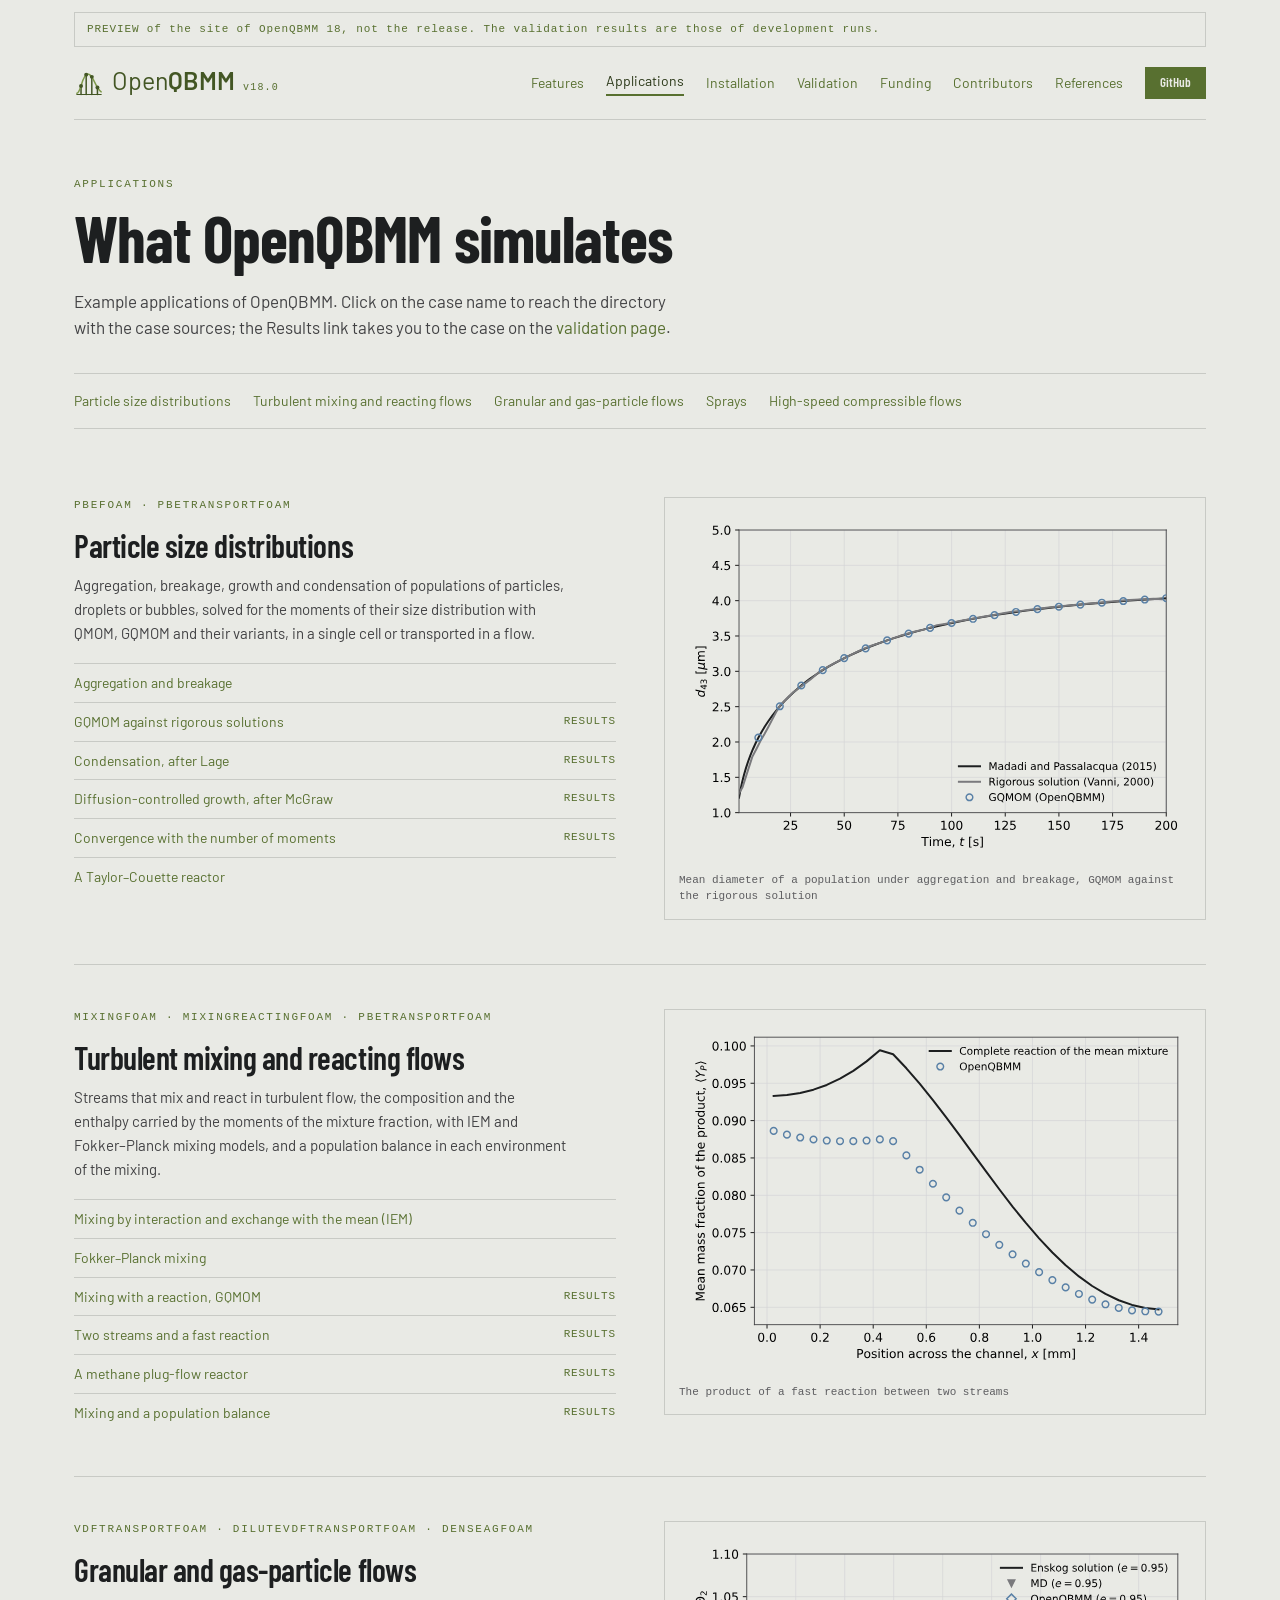
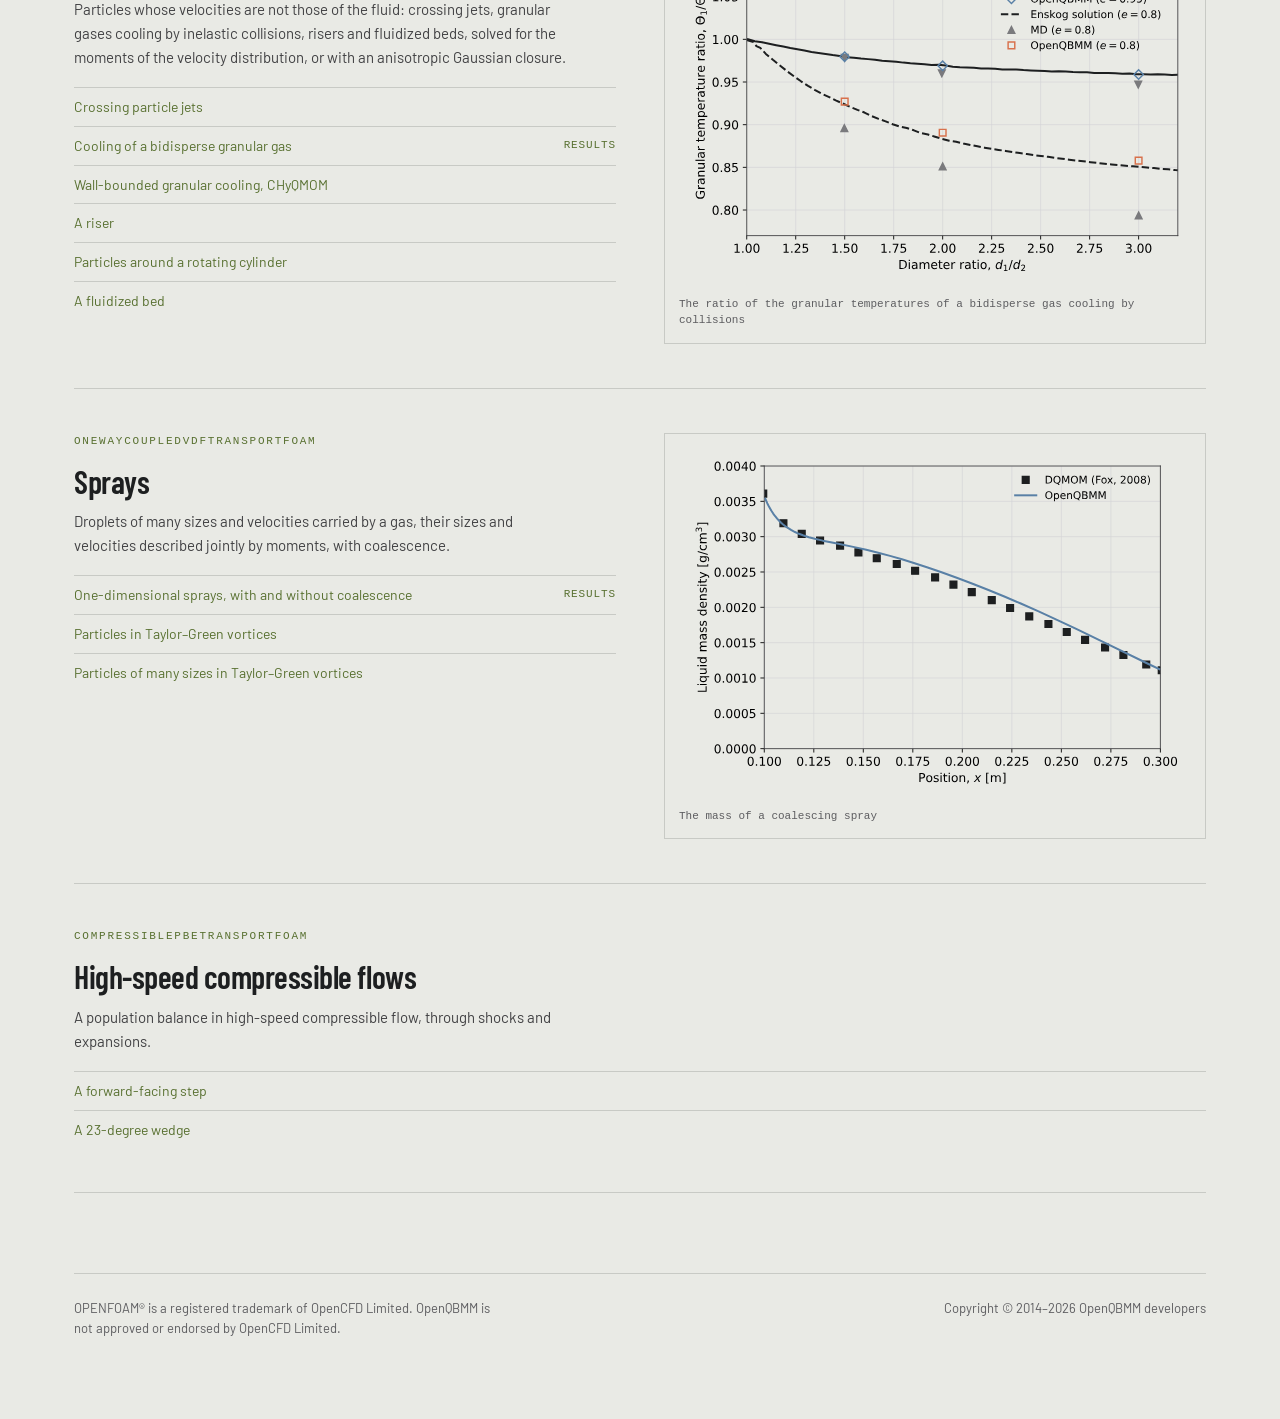
<file: applications.html>
<!DOCTYPE html>
<html lang="en">
<head>
<meta charset="utf-8">
<meta name="robots" content="noindex, nofollow">

<meta name="viewport" content="width=device-width, initial-scale=1">
<link rel="icon" href="favicon.ico" sizes="any">
<link rel="icon" href="favicon.svg" type="image/svg+xml">
<link rel="apple-touch-icon" href="apple-touch-icon.png">
<title>Applications · OpenQBMM</title>
<link rel="stylesheet" href="industry.css">
<link rel="preconnect" href="https://fonts.googleapis.com">
<link rel="preconnect" href="https://fonts.gstatic.com" crossorigin>
<link href="https://fonts.googleapis.com/css2?family=Barlow:wght@400;500;600&family=Barlow+Condensed:wght@500;600;700&display=swap" rel="stylesheet">
<style>
  :root { --mono: ui-monospace, SFMono-Regular, Menlo, monospace; }
  body { margin: 0; background: var(--color-bg); color: var(--color-text); font-family: var(--font-body); }
  a { color: var(--color-accent-700); text-decoration: none; }
  a:hover { color: var(--color-accent-900); }
  .page { max-width: 1180px; margin: 0 auto; padding: 0 24px 80px; }
  .hero { padding: 56px 0 24px; }
  .hero .kicker, .app .kicker { margin: 0 0 14px; font-family: var(--mono); font-size: 11px; letter-spacing: .16em; text-transform: uppercase; color: var(--color-accent-700); }
  h1 { margin: 0; font-family: var(--font-heading); font-weight: 700; font-size: clamp(40px, 5vw, 66px); line-height: .96; }
  .lead { margin: 20px 0 0; max-width: 62ch; font-size: 17px; line-height: 1.55; color: var(--color-neutral-800); }
  .toc { display: flex; flex-wrap: wrap; gap: 8px 22px; margin: 32px 0 0; padding: 16px 0; list-style: none; border-top: 1px solid var(--color-divider); border-bottom: 1px solid var(--color-divider); font-size: 14px; }
  .app { display: grid; grid-template-columns: repeat(auto-fit, minmax(min(100%, 420px), 1fr)); gap: 32px 48px; align-items: start; padding: 44px 0; border-bottom: 1px solid var(--color-divider); scroll-margin-top: 16px; }
  .app h2 { margin: 0; font-family: var(--font-heading); font-size: 32px; }
  .lead2 { margin: 10px 0 0; max-width: 62ch; font-size: 15px; line-height: 1.6; color: var(--color-neutral-800); }
  .cases { margin: 18px 0 0; padding: 0; list-style: none; font-size: 14px; }
  .cases li { padding: 8px 0; border-top: 1px solid var(--color-divider); display: flex; justify-content: space-between; gap: 16px; }
  .cases .res { flex: none; font-family: var(--mono); font-size: 11px; letter-spacing: .08em; text-transform: uppercase; padding-top: 2px; }
  .fig { position: relative; margin: 0; border: 1px solid var(--color-divider); padding: 14px; }
  .fig img { display: block; width: 100%; height: auto; }
  .fig figcaption { margin-top: 8px; font-family: var(--mono); font-size: 11px; line-height: 1.5; color: var(--color-neutral-700); }
  /* A figure drawn before the figures followed the theme keeps a light
     ground in the dark theme; the page learns which from the results */
  @media (prefers-color-scheme: dark) {
    :root:not([data-theme="light"]) .fig img.paper { background: #f2f2f3; padding: 6px; }
  }
  footer { margin-top: 80px; padding-top: 24px; border-top: 1px solid var(--color-divider); display: flex; justify-content: space-between; gap: 32px; flex-wrap: wrap; font-size: 13px; color: var(--color-neutral-700); }
</style>
</head>
<body>
<div class="page">
  <div role="note" style="margin:12px 0 0;padding:8px 12px;border:1px solid var(--color-divider);font-family:ui-monospace,SFMono-Regular,Menlo,monospace;font-size:11px;letter-spacing:.08em;color:var(--color-accent-700)">PREVIEW of the site of OpenQBMM 18, not the release. The validation results are those of development runs.</div>

  <header style="display:flex;align-items:center;justify-content:space-between;gap:24px;padding:20px 0;border-bottom:1px solid var(--color-divider);flex-wrap:wrap">
    <a href="index.html" style="display:flex;align-items:baseline;gap:8px;color:var(--color-text)">
      <svg viewBox="0 0 64 64" width="30" height="30" aria-hidden="true" style="align-self:center;flex:none"><line x1="6" y1="56.5" x2="58" y2="56.5" stroke="var(--color-accent-800)" stroke-width="2.4" stroke-linecap="round"/><g stroke="var(--color-accent-800)" stroke-width="3.2" stroke-linecap="round"><line x1="15" y1="56.5" x2="15" y2="38.35"/><line x1="26" y1="56.5" x2="26" y2="14.15"/><line x1="38" y1="56.5" x2="38" y2="18.92"/><line x1="50" y1="56.5" x2="50" y2="41.68"/></g><path d="M6 54 C 15 54, 17 14, 29 13 S 45 42, 58 51" fill="none" stroke="var(--color-accent-600)" stroke-width="3.2" stroke-linecap="round"/><g fill="var(--color-accent-800)"><circle cx="15" cy="38.35" r="4.2"/><circle cx="26" cy="14.15" r="4.2"/><circle cx="38" cy="18.92" r="4.2"/><circle cx="50" cy="41.68" r="4.2"/></g></svg><span style="font-family:var(--font-body);font-size:25px;line-height:1;color:var(--color-accent-800)"><span style="font-weight:400">Open</span><span style="font-weight:600">QBMM</span></span>
      <span style="font-family:ui-monospace,SFMono-Regular,Menlo,monospace;font-size:10px;letter-spacing:.12em;color:var(--color-accent-700)">v18.0</span>
    </a>
    <nav style="display:flex;gap:22px;align-items:center;font-size:14px;flex-wrap:wrap">
      <a href="index.html#capabilities">Features</a>
      <a href="applications.html" style="color:var(--color-accent-900);border-bottom:2px solid var(--color-accent);padding-bottom:2px">Applications</a>
      <a href="installation.html">Installation</a>
      <a href="validation/index.html">Validation</a>
      <a href="funding.html">Funding</a>
      <a href="contributors.html">Contributors</a>
      <a href="references.html">References</a>
      <a class="btn btn-primary" href="https://github.com/OpenQBMM/OpenQBMM" style="font-size:13px;padding:7px 14px">GitHub</a>
    </nav>
  </header>

  <section class="hero">
    <p class="kicker">Applications</p>
    <h1>What OpenQBMM simulates</h1>
    <p class="lead">Example applications of OpenQBMM. Click on the case name to reach the directory with the case sources; the Results link takes you to the case on the <a href="validation/index.html">validation page</a>.</p>
    <ul class="toc"><li><a href="#size-distributions">Particle size distributions</a></li><li><a href="#mixing">Turbulent mixing and reacting flows</a></li><li><a href="#gas-particle">Granular and gas-particle flows</a></li><li><a href="#sprays">Sprays</a></li><li><a href="#compressible">High-speed compressible flows</a></li></ul>
  </section>

  <section class="app" id="size-distributions"><div class="text"><p class="kicker">pbeFoam · pbeTransportFoam</p><h2>Particle size distributions</h2><p class="lead2">Aggregation, breakage, growth and condensation of populations of particles, droplets or bubbles, solved for the moments of their size distribution with QMOM, GQMOM and their variants, in a single cell or transported in a flow.</p><ul class="cases"><li><a href="https://github.com/OpenQBMM/OpenQBMM/tree/development-openfoam.com/tutorials/pbeFoam/aggregationBreakup">Aggregation and breakage</a></li><li><a href="https://github.com/OpenQBMM/OpenQBMM/tree/development-openfoam.com/validation/pbeFoam/madadiPassalacquaGQMOMGamma">GQMOM against rigorous solutions</a> <a class="res" href="validation/index.html#validation/pbeFoam/madadiPassalacquaGQMOMGamma/case5">results</a></li><li><a href="https://github.com/OpenQBMM/OpenQBMM/tree/development-openfoam.com/validation/pbeFoam/GQMOM/condensationLage">Condensation, after Lage</a> <a class="res" href="validation/index.html#validation/pbeFoam/GQMOM/condensationLage">results</a></li><li><a href="https://github.com/OpenQBMM/OpenQBMM/tree/development-openfoam.com/validation/pbeFoam/GQMOM/diffusionControlledGrowthMcGraw">Diffusion-controlled growth, after McGraw</a> <a class="res" href="validation/index.html#validation/pbeFoam/GQMOM/diffusionControlledGrowthMcGraw">results</a></li><li><a href="https://github.com/OpenQBMM/OpenQBMM/tree/development-openfoam.com/validation/pbeFoam/momentConvergence">Convergence with the number of moments</a> <a class="res" href="validation/index.html#validation/pbeFoam/momentConvergence/GQMOM">results</a></li><li><a href="https://github.com/OpenQBMM/OpenQBMM/tree/development-openfoam.com/validation/pbeTransportFoam/serraTaylorCouette">A Taylor–Couette reactor</a></li></ul></div><figure class="fig"><img src="validation/figures/validation/pbeFoam/madadiPassalacquaGQMOMGamma/case5/d43.svg" alt="Mean diameter of a population under aggregation and breakage, GQMOM against the rigorous solution" loading="lazy" data-case="validation/pbeFoam/madadiPassalacquaGQMOMGamma/case5" data-figure="d43"><figcaption>Mean diameter of a population under aggregation and breakage, GQMOM against the rigorous solution</figcaption></figure></section>

  <section class="app" id="mixing"><div class="text"><p class="kicker">mixingFoam · mixingReactingFoam · pbeTransportFoam</p><h2>Turbulent mixing and reacting flows</h2><p class="lead2">Streams that mix and react in turbulent flow, the composition and the enthalpy carried by the moments of the mixture fraction, with IEM and Fokker–Planck mixing models, and a population balance in each environment of the mixing.</p><ul class="cases"><li><a href="https://github.com/OpenQBMM/OpenQBMM/tree/development-openfoam.com/tutorials/mixingFoam/mixingIEM">Mixing by interaction and exchange with the mean (IEM)</a></li><li><a href="https://github.com/OpenQBMM/OpenQBMM/tree/development-openfoam.com/tutorials/mixingFoam/mixingFokkerPlanck">Fokker–Planck mixing</a></li><li><a href="https://github.com/OpenQBMM/OpenQBMM/tree/development-openfoam.com/tutorials/mixingFoam/mixingReactionGQMOM">Mixing with a reaction, GQMOM</a> <a class="res" href="validation/index.html#tutorials/mixingFoam/mixingReactionGQMOM">results</a></li><li><a href="https://github.com/OpenQBMM/OpenQBMM/tree/development-openfoam.com/tutorials/mixingReactingFoam/twoStreamsFastReaction">Two streams and a fast reaction</a> <a class="res" href="validation/index.html#tutorials/mixingReactingFoam/twoStreamsFastReaction">results</a></li><li><a href="https://github.com/OpenQBMM/OpenQBMM/tree/development-openfoam.com/tutorials/mixingReactingFoam/plugFlowMethane">A methane plug-flow reactor</a> <a class="res" href="validation/index.html#tutorials/mixingReactingFoam/plugFlowMethane">results</a></li><li><a href="https://github.com/OpenQBMM/OpenQBMM/tree/development-openfoam.com/tutorials/pbeTransportFoam/mixingPopulationBalance">Mixing and a population balance</a> <a class="res" href="validation/index.html#tutorials/pbeTransportFoam/mixingPopulationBalance">results</a></li></ul></div><figure class="fig"><img src="validation/figures/tutorials/mixingReactingFoam/twoStreamsFastReaction/product.svg" alt="The product of a fast reaction between two streams" loading="lazy" data-case="tutorials/mixingReactingFoam/twoStreamsFastReaction" data-figure="product"><figcaption>The product of a fast reaction between two streams</figcaption></figure></section>


  <section class="app" id="gas-particle"><div class="text"><p class="kicker">vdfTransportFoam · diluteVdfTransportFoam · denseAGFoam</p><h2>Granular and gas-particle flows</h2><p class="lead2">Particles whose velocities are not those of the fluid: crossing jets, granular gases cooling by inelastic collisions, risers and fluidized beds, solved for the moments of the velocity distribution, or with an anisotropic Gaussian closure.</p><ul class="cases"><li><a href="https://github.com/OpenQBMM/OpenQBMM/tree/development-openfoam.com/validation/vdfTransportFoam/jetCrossing">Crossing particle jets</a></li><li><a href="https://github.com/OpenQBMM/OpenQBMM/tree/development-openfoam.com/validation/vdfTransportFoam/bidisperseCooling">Cooling of a bidisperse granular gas</a> <a class="res" href="validation/index.html#validation/vdfTransportFoam/bidisperseCooling">results</a></li><li><a href="https://github.com/OpenQBMM/OpenQBMM/tree/development-openfoam.com/validation/vdfTransportFoam/monodisperseWallBoundedCooling_CHyQMOM">Wall-bounded granular cooling, CHyQMOM</a></li><li><a href="https://github.com/OpenQBMM/OpenQBMM/tree/development-openfoam.com/validation/diluteVdfTransportFoam/riser">A riser</a></li><li><a href="https://github.com/OpenQBMM/OpenQBMM/tree/development-openfoam.com/tutorials/diluteVdfTransportFoam/rotatingCylinder">Particles around a rotating cylinder</a></li><li><a href="https://github.com/OpenQBMM/OpenQBMM/tree/development-openfoam.com/tutorials/denseAGFoam/fluidizedBed">A fluidized bed</a></li></ul></div><figure class="fig"><img src="validation/figures/validation/vdfTransportFoam/bidisperseCooling/temperatureRatio.svg" alt="The ratio of the granular temperatures of a bidisperse gas cooling by collisions" loading="lazy" data-case="validation/vdfTransportFoam/bidisperseCooling" data-figure="temperatureRatio"><figcaption>The ratio of the granular temperatures of a bidisperse gas cooling by collisions</figcaption></figure></section>

  <section class="app" id="sprays"><div class="text"><p class="kicker">oneWayCoupledVdfTransportFoam</p><h2>Sprays</h2><p class="lead2">Droplets of many sizes and velocities carried by a gas, their sizes and velocities described jointly by moments, with coalescence.</p><ul class="cases"><li><a href="https://github.com/OpenQBMM/OpenQBMM/tree/development-openfoam.com/validation/oneWayCoupledVdfTransportFoam/spray1D">One-dimensional sprays, with and without coalescence</a> <a class="res" href="validation/index.html#validation/oneWayCoupledVdfTransportFoam/spray1D/monoModal_linear_coalescence">results</a></li><li><a href="https://github.com/OpenQBMM/OpenQBMM/tree/development-openfoam.com/validation/oneWayCoupledVdfTransportFoam/TaylorGreen">Particles in Taylor–Green vortices</a></li><li><a href="https://github.com/OpenQBMM/OpenQBMM/tree/development-openfoam.com/validation/oneWayCoupledVdfTransportFoam/sizeTaylorGreen">Particles of many sizes in Taylor–Green vortices</a></li></ul></div><figure class="fig"><img src="validation/figures/validation/oneWayCoupledVdfTransportFoam/spray1D/monoModal_linear_coalescence/totalMass.svg" alt="The mass of a coalescing spray" loading="lazy" data-case="validation/oneWayCoupledVdfTransportFoam/spray1D/monoModal_linear_coalescence" data-figure="totalMass"><figcaption>The mass of a coalescing spray</figcaption></figure></section>

  <section class="app" id="compressible"><div class="text"><p class="kicker">compressiblePbeTransportFoam</p><h2>High-speed compressible flows</h2><p class="lead2">A population balance in high-speed compressible flow, through shocks and expansions.</p><ul class="cases"><li><a href="https://github.com/OpenQBMM/OpenQBMM/tree/development-openfoam.com/tutorials/compressiblePbeTransportFoam/forwardStep">A forward-facing step</a></li><li><a href="https://github.com/OpenQBMM/OpenQBMM/tree/development-openfoam.com/tutorials/compressiblePbeTransportFoam/twentyThreeDegreeWedge">A 23-degree wedge</a></li></ul></div></section>

  <footer>
    <p style="margin:0;max-width:62ch">OPENFOAM® is a registered trademark of OpenCFD Limited. OpenQBMM is not approved or endorsed by OpenCFD Limited.</p>
    <p style="margin:0">Copyright © 2014–2026 OpenQBMM developers</p>
  </footer>
</div>
<script>
// Figures that follow the theme are told apart by the results of the
// validation page; without them every figure keeps its light ground
(function () {
  const imgs = [...document.querySelectorAll(".fig img")];
  imgs.forEach(i => i.classList.add("paper"));
  fetch("validation/results.json").then(r => r.json()).then(res => {
    const by = Object.fromEntries(res.cases.map(c => [c.path, c]));
    for (const i of imgs) {
      const c = by[i.dataset.case];
      const f = c && c.figures.find(x => x.name === i.dataset.figure);
      if (f && f.themed) i.classList.remove("paper");
    }
  }).catch(() => {});
})();
</script>
</body>
</html>
</file>
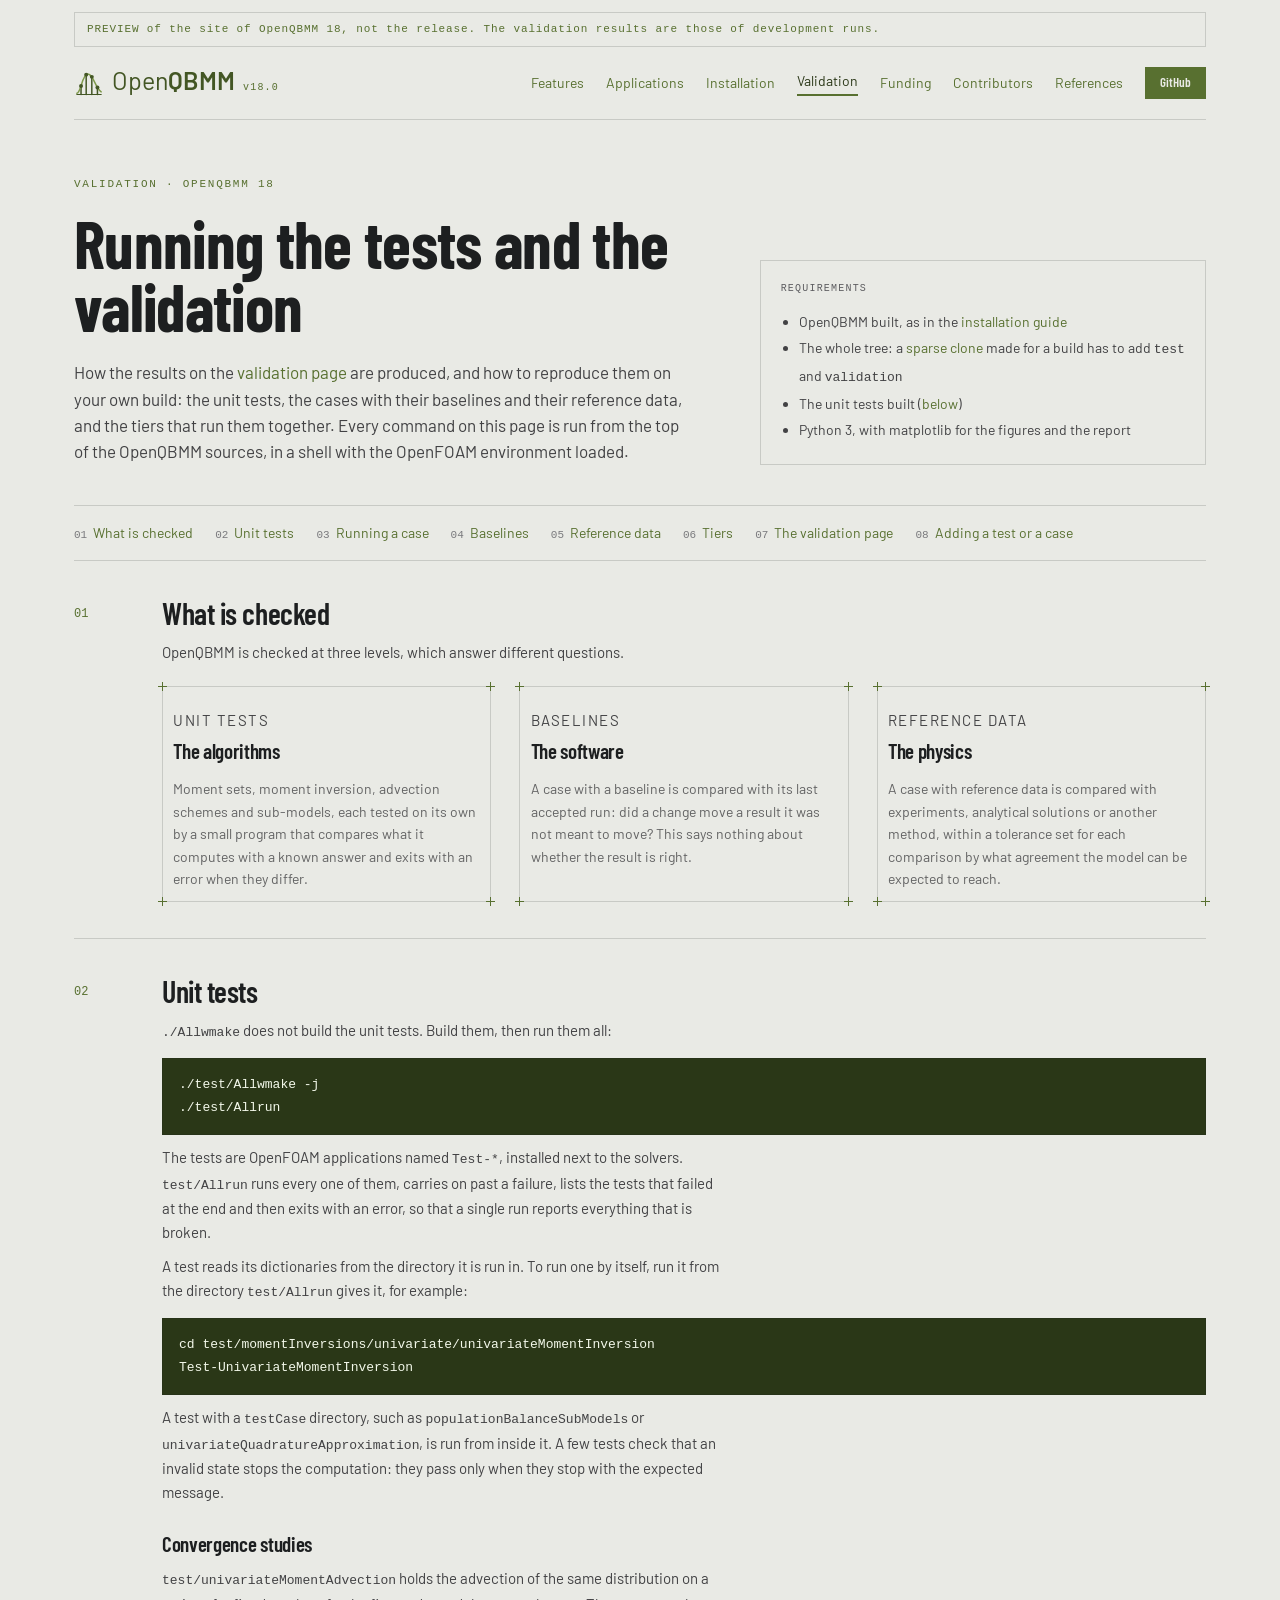
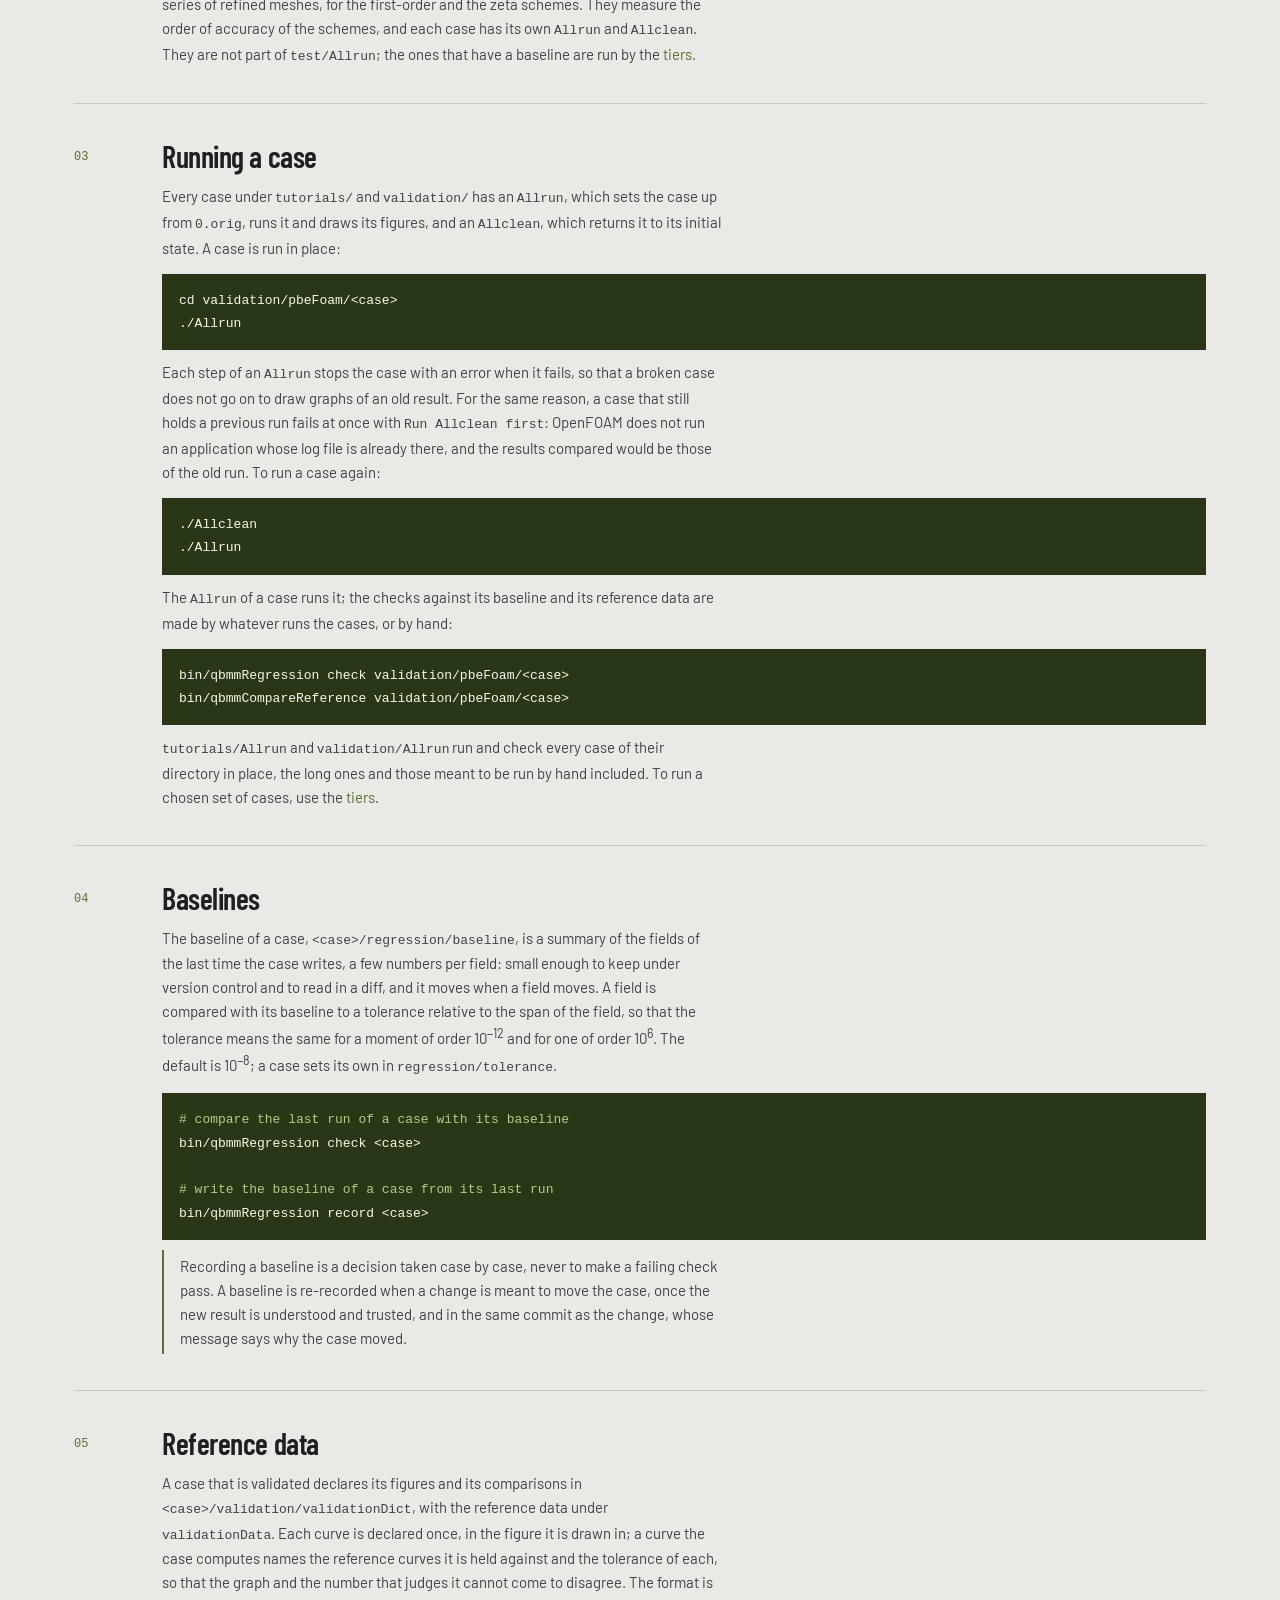
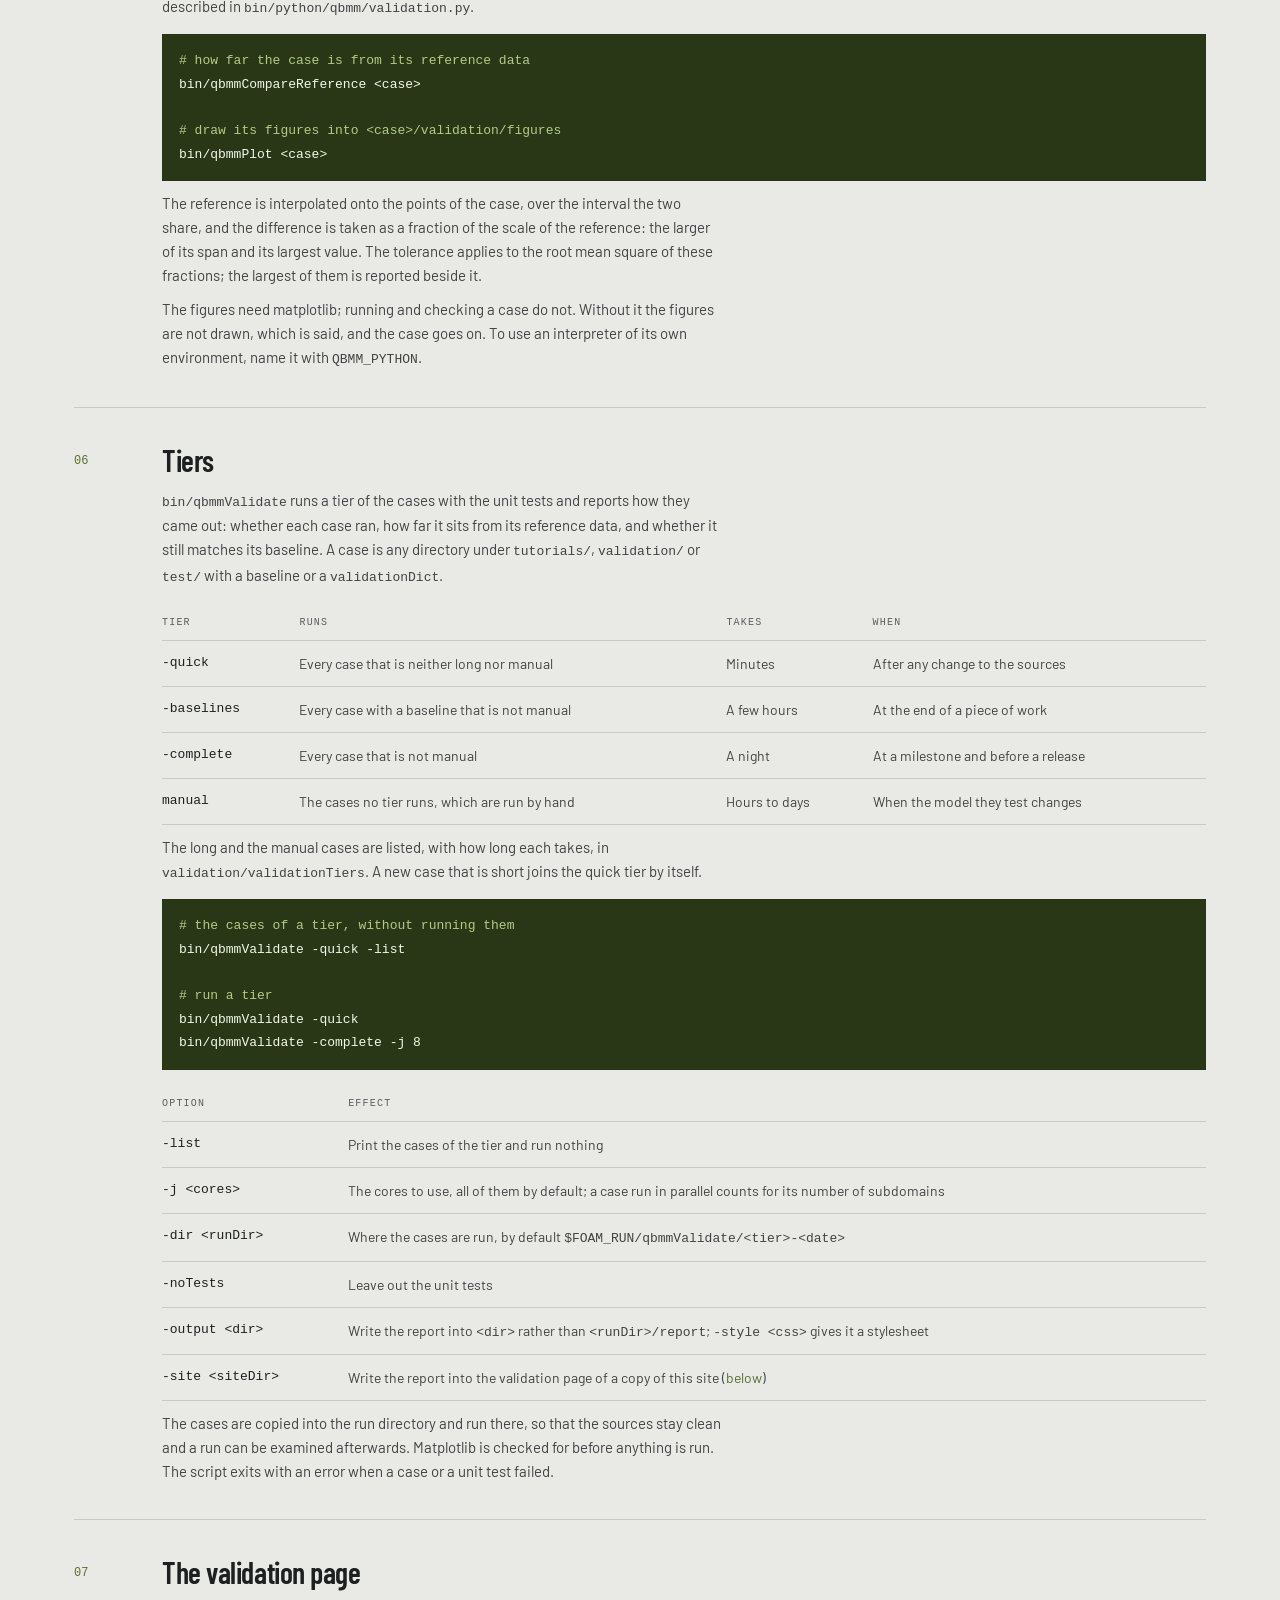
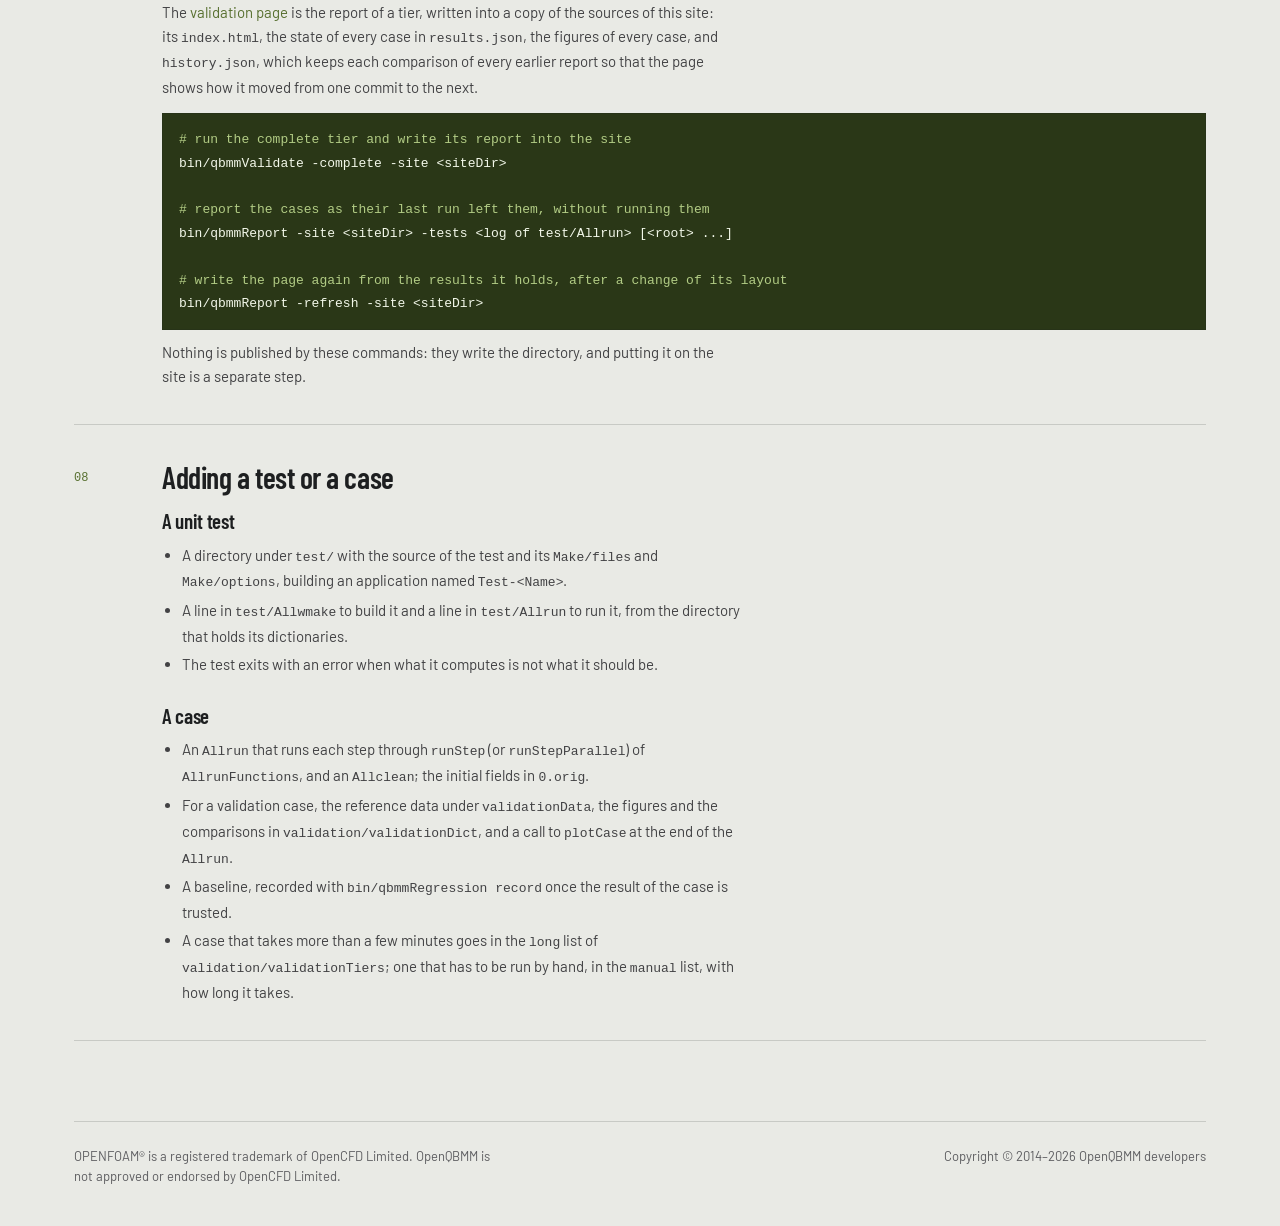
<file: validation/running.html>
<!DOCTYPE html>
<html lang="en">
<head>
<meta charset="utf-8">
<meta name="robots" content="noindex, nofollow">

<meta name="viewport" content="width=device-width, initial-scale=1">
<link rel="icon" href="../favicon.ico" sizes="any">
<link rel="icon" href="../favicon.svg" type="image/svg+xml">
<link rel="apple-touch-icon" href="../apple-touch-icon.png">
<script src="../copy.js" defer></script>
<title>Running the tests · OpenQBMM</title>
<link rel="stylesheet" href="../industry.css">
<link rel="preconnect" href="https://fonts.googleapis.com">
<link rel="preconnect" href="https://fonts.gstatic.com" crossorigin>
<link href="https://fonts.googleapis.com/css2?family=Barlow:wght@400;500;600&family=Barlow+Condensed:wght@500;600;700&display=swap" rel="stylesheet">
<style>
  :root { --mono: ui-monospace, SFMono-Regular, Menlo, monospace; }
  body { margin: 0; background: var(--color-bg, #f2f2f3); color: var(--color-text, #1d1f20); font-family: var(--font-body, sans-serif); }
  a { color: var(--color-accent-700); text-decoration: none; }
  a:hover { color: var(--color-accent-900); }
  .page { max-width: 1180px; margin: 0 auto; padding: 0 24px 80px; }
  .kicker { margin: 0 0 18px; font-family: var(--mono); font-size: 11px; letter-spacing: .16em; text-transform: uppercase; color: var(--color-accent-700); }
  .label { margin: 0 0 12px; font-family: var(--mono); font-size: 10px; letter-spacing: .12em; text-transform: uppercase; color: var(--color-neutral-700); }
  h1 { margin: 0; font-family: var(--font-heading); font-weight: 700; font-size: clamp(40px, 5.5vw, 66px); line-height: .96; letter-spacing: -.01em; }
  h2 { margin: 0; font-family: var(--font-heading); font-size: 30px; }
  h3 { margin: 28px 0 0; font-family: var(--font-heading); font-size: 21px; }
  .lead { margin: 22px 0 0; max-width: 62ch; font-size: 17px; line-height: 1.55; color: var(--color-neutral-800); }
  .hero { padding: 56px 0 40px; display: grid; grid-template-columns: minmax(0, 1fr) minmax(0, .7fr); gap: 48px; align-items: end; }
  .box { border: 1px solid var(--color-divider); padding: 20px; }
  .box ul { margin: 0; padding-left: 18px; font-size: 14px; line-height: 1.9; color: var(--color-neutral-800); }
  .toc { display: flex; flex-wrap: wrap; gap: 8px 22px; margin: 0; padding: 16px 0; list-style: none; border-top: 1px solid var(--color-divider); border-bottom: 1px solid var(--color-divider); font-size: 14px; }
  .toc span { font-family: var(--mono); font-size: 11px; color: var(--color-neutral-600); margin-right: 6px; }
  .step { display: grid; grid-template-columns: 64px minmax(0, 1fr); gap: 24px; padding: 36px 0; border-bottom: 1px solid var(--color-divider); }
  .step > .num { font-family: var(--mono); font-size: 12px; color: var(--color-accent-700); padding-top: 8px; }
  .step p, .step li { max-width: 70ch; font-size: 15px; line-height: 1.6; color: var(--color-neutral-800); }
  .step p { margin: 10px 0 0; }
  .step ul { margin: 10px 0 0; padding-left: 20px; }
  .step li + li { margin-top: 4px; }
  code { font-family: var(--mono); font-size: 13px; overflow-wrap: anywhere; }
  pre { margin: 14px 0 0; border: 1px solid var(--color-divider); background: var(--color-code-bg); color: var(--color-code-fg); padding: 14px 16px; font-family: var(--mono); font-size: 13px; line-height: 1.8; overflow-x: auto; }
  pre .c { color: var(--color-code-comment); }
  .cards { display: grid; grid-template-columns: repeat(auto-fit, minmax(240px, 1fr)); gap: 28px; margin-top: 22px; }
  .card { position: relative; }
  .card p.card-body { margin-top: 8px; }
  .corner { position: absolute; width: 9px; height: 9px; }
  .corner::before, .corner::after { content: ""; position: absolute; background: var(--color-accent); }
  .corner::before { left: 4px; top: 0; width: 1px; height: 9px; }
  .corner::after { top: 4px; left: 0; height: 1px; width: 9px; }
  .corner.tl { left: -5px; top: -5px; } .corner.tr { right: -5px; top: -5px; }
  .corner.bl { left: -5px; bottom: -5px; } .corner.br { right: -5px; bottom: -5px; }
  .scroll { overflow-x: auto; margin-top: 16px; }
  table { width: 100%; border-collapse: collapse; font-size: 14px; }
  th { text-align: left; padding: 10px 16px 10px 0; font-family: var(--mono); font-size: 10px; font-weight: 500; letter-spacing: .12em; text-transform: uppercase; color: var(--color-neutral-700); border-bottom: 1px solid var(--color-divider); }
  td { padding: 12px 16px 12px 0; border-bottom: 1px solid var(--color-divider); vertical-align: top; line-height: 1.5; color: var(--color-neutral-800); }
  td:first-child { font-family: var(--mono); font-size: 13px; color: var(--color-text); white-space: nowrap; }
  .note { margin-top: 16px; border-left: 2px solid var(--color-accent); padding: 4px 0 4px 16px; }
  footer { margin-top: 80px; padding-top: 24px; border-top: 1px solid var(--color-divider); display: flex; justify-content: space-between; gap: 32px; flex-wrap: wrap; font-size: 13px; color: var(--color-neutral-700); }
  @media (max-width: 720px) {
    .hero { grid-template-columns: minmax(0, 1fr); gap: 28px; }
    .step { grid-template-columns: minmax(0, 1fr); gap: 4px; }
    .step > .num { padding-top: 0; }
  }
</style>
</head>
<body>
<div class="page">
  <div role="note" style="margin:12px 0 0;padding:8px 12px;border:1px solid var(--color-divider);font-family:ui-monospace,SFMono-Regular,Menlo,monospace;font-size:11px;letter-spacing:.08em;color:var(--color-accent-700)">PREVIEW of the site of OpenQBMM 18, not the release. The validation results are those of development runs.</div>

  <header style="display:flex;align-items:center;justify-content:space-between;gap:24px;padding:20px 0;border-bottom:1px solid var(--color-divider);flex-wrap:wrap">
    <a href="../index.html" style="display:flex;align-items:baseline;gap:8px;color:var(--color-text)">
      <svg viewBox="0 0 64 64" width="30" height="30" aria-hidden="true" style="align-self:center;flex:none"><line x1="6" y1="56.5" x2="58" y2="56.5" stroke="var(--color-accent-800)" stroke-width="2.4" stroke-linecap="round"/><g stroke="var(--color-accent-800)" stroke-width="3.2" stroke-linecap="round"><line x1="15" y1="56.5" x2="15" y2="38.35"/><line x1="26" y1="56.5" x2="26" y2="14.15"/><line x1="38" y1="56.5" x2="38" y2="18.92"/><line x1="50" y1="56.5" x2="50" y2="41.68"/></g><path d="M6 54 C 15 54, 17 14, 29 13 S 45 42, 58 51" fill="none" stroke="var(--color-accent-600)" stroke-width="3.2" stroke-linecap="round"/><g fill="var(--color-accent-800)"><circle cx="15" cy="38.35" r="4.2"/><circle cx="26" cy="14.15" r="4.2"/><circle cx="38" cy="18.92" r="4.2"/><circle cx="50" cy="41.68" r="4.2"/></g></svg><span style="font-family:var(--font-body);font-size:25px;line-height:1;color:var(--color-accent-800)"><span style="font-weight:400">Open</span><span style="font-weight:600">QBMM</span></span>
      <span style="font-family:ui-monospace,SFMono-Regular,Menlo,monospace;font-size:10px;letter-spacing:.12em;color:var(--color-accent-700)">v18.0</span>
    </a>
    <nav style="display:flex;gap:22px;align-items:center;font-size:14px;flex-wrap:wrap">
      <a href="../index.html#capabilities">Features</a>
      <a href="../applications.html">Applications</a>
      <a href="../installation.html">Installation</a>
      <a href="index.html" style="color:var(--color-accent-900);border-bottom:2px solid var(--color-accent);padding-bottom:2px">Validation</a>
      <a href="../funding.html">Funding</a>
      <a href="../contributors.html">Contributors</a>
      <a href="../references.html">References</a>
      <a class="btn btn-primary" href="https://github.com/OpenQBMM/OpenQBMM" style="font-size:13px;padding:7px 14px">GitHub</a>
    </nav>
  </header>

  <section class="hero">
    <div>
      <p class="kicker"><a href="index.html">Validation</a> · OpenQBMM 18</p>
      <h1>Running the tests and the validation</h1>
      <p class="lead">How the results on the <a href="index.html">validation page</a> are
      produced, and how to reproduce them on your own build: the unit tests, the cases with
      their baselines and their reference data, and the tiers that run them together. Every
      command on this page is run from the top of the OpenQBMM sources, in a shell with the
      OpenFOAM environment loaded.</p>
    </div>
    <div class="box">
      <p class="label">Requirements</p>
      <ul>
        <li>OpenQBMM built, as in the <a href="../installation.html">installation guide</a></li>
        <li>The whole tree: a <a href="../installation.html#sparse">sparse clone</a> made for a build has to add <code>test</code> and <code>validation</code></li>
        <li>The unit tests built (<a href="#unit-tests">below</a>)</li>
        <li>Python 3, with matplotlib for the figures and the report</li>
      </ul>
    </div>
  </section>

  <ul class="toc">
    <li><span>01</span><a href="#what">What is checked</a></li>
    <li><span>02</span><a href="#unit-tests">Unit tests</a></li>
    <li><span>03</span><a href="#cases">Running a case</a></li>
    <li><span>04</span><a href="#baselines">Baselines</a></li>
    <li><span>05</span><a href="#reference">Reference data</a></li>
    <li><span>06</span><a href="#tiers">Tiers</a></li>
    <li><span>07</span><a href="#report">The validation page</a></li>
    <li><span>08</span><a href="#adding">Adding a test or a case</a></li>
  </ul>

  <section class="step" id="what">
    <span class="num">01</span>
    <div>
      <h2>What is checked</h2>
      <p>OpenQBMM is checked at three levels, which answer different questions.</p>
      <div class="cards">
        <div class="card">
          <i class="corner tl"></i><i class="corner tr"></i><i class="corner bl"></i><i class="corner br"></i>
          <p class="card-kicker">Unit tests</p>
          <h3 class="card-title" style="font-size:21px;margin:0">The algorithms</h3>
          <p class="card-body" style="font-size:14px">Moment sets, moment inversion, advection
          schemes and sub-models, each tested on its own by a small program that compares
          what it computes with a known answer and exits with an error when they differ.</p>
        </div>
        <div class="card">
          <i class="corner tl"></i><i class="corner tr"></i><i class="corner bl"></i><i class="corner br"></i>
          <p class="card-kicker">Baselines</p>
          <h3 class="card-title" style="font-size:21px;margin:0">The software</h3>
          <p class="card-body" style="font-size:14px">A case with a baseline is compared with
          its last accepted run: did a change move a result it was not meant to move? This
          says nothing about whether the result is right.</p>
        </div>
        <div class="card">
          <i class="corner tl"></i><i class="corner tr"></i><i class="corner bl"></i><i class="corner br"></i>
          <p class="card-kicker">Reference data</p>
          <h3 class="card-title" style="font-size:21px;margin:0">The physics</h3>
          <p class="card-body" style="font-size:14px">A case with reference data is compared
          with experiments, analytical solutions or another method, within a tolerance set
          for each comparison by what agreement the model can be expected to reach.</p>
        </div>
      </div>
    </div>
  </section>

  <section class="step" id="unit-tests">
    <span class="num">02</span>
    <div>
      <h2>Unit tests</h2>
      <p><code>./Allwmake</code> does not build the unit tests. Build them, then run them all:</p>
      <pre>./test/Allwmake -j
./test/Allrun</pre>
      <p>The tests are OpenFOAM applications named <code>Test-*</code>, installed next to the
      solvers. <code>test/Allrun</code> runs every one of them, carries on past a failure,
      lists the tests that failed at the end and then exits with an error, so that a single
      run reports everything that is broken.</p>
      <p>A test reads its dictionaries from the directory it is run in. To run one by itself,
      run it from the directory <code>test/Allrun</code> gives it, for example:</p>
      <pre>cd test/momentInversions/univariate/univariateMomentInversion
Test-UnivariateMomentInversion</pre>
      <p>A test with a <code>testCase</code> directory, such as
      <code>populationBalanceSubModels</code> or <code>univariateQuadratureApproximation</code>,
      is run from inside it. A few tests check that an invalid state stops the
      computation: they pass only when they stop with the expected message.</p>
      <h3>Convergence studies</h3>
      <p><code>test/univariateMomentAdvection</code> holds the advection of the same
      distribution on a series of refined meshes, for the first-order and the zeta schemes.
      They measure the order of accuracy of the schemes, and each case has its own
      <code>Allrun</code> and <code>Allclean</code>. They are not part of
      <code>test/Allrun</code>; the ones that have a baseline are run by the
      <a href="#tiers">tiers</a>.</p>
    </div>
  </section>

  <section class="step" id="cases">
    <span class="num">03</span>
    <div>
      <h2>Running a case</h2>
      <p>Every case under <code>tutorials/</code> and <code>validation/</code> has an
      <code>Allrun</code>, which sets the case up from <code>0.orig</code>, runs it and draws
      its figures, and an <code>Allclean</code>, which returns it to its initial state. A
      case is run in place:</p>
      <pre>cd validation/pbeFoam/&lt;case&gt;
./Allrun</pre>
      <p>Each step of an <code>Allrun</code> stops the case with an error when it fails, so
      that a broken case does not go on to draw graphs of an old result. For the same
      reason, a case that still holds a previous run fails at once with
      <code>Run Allclean first</code>: OpenFOAM does not run an application whose log file
      is already there, and the results compared would be those of the old run. To run a
      case again:</p>
      <pre>./Allclean
./Allrun</pre>
      <p>The <code>Allrun</code> of a case runs it; the checks against its baseline and its
      reference data are made by whatever runs the cases, or by hand:</p>
      <pre>bin/qbmmRegression check validation/pbeFoam/&lt;case&gt;
bin/qbmmCompareReference validation/pbeFoam/&lt;case&gt;</pre>
      <p><code>tutorials/Allrun</code> and <code>validation/Allrun</code> run and check every
      case of their directory in place, the long ones and those meant to be run by hand
      included. To run a chosen set of cases, use the <a href="#tiers">tiers</a>.</p>
    </div>
  </section>

  <section class="step" id="baselines">
    <span class="num">04</span>
    <div>
      <h2>Baselines</h2>
      <p>The baseline of a case, <code>&lt;case&gt;/regression/baseline</code>, is a summary
      of the fields of the last time the case writes, a few numbers per field: small enough
      to keep under version control and to read in a diff, and it moves when a field moves.
      A field is compared with its baseline to a tolerance relative to the span of the
      field, so that the tolerance means the same for a moment of order 10<sup>&minus;12</sup>
      and for one of order 10<sup>6</sup>. The default is 10<sup>&minus;8</sup>; a case sets
      its own in <code>regression/tolerance</code>.</p>
      <pre><span class="c"># compare the last run of a case with its baseline</span>
bin/qbmmRegression check &lt;case&gt;

<span class="c"># write the baseline of a case from its last run</span>
bin/qbmmRegression record &lt;case&gt;</pre>
      <p class="note">Recording a baseline is a decision taken case by case, never to make a
      failing check pass. A baseline is re-recorded when a change is meant to move the
      case, once the new result is understood and trusted, and in the same commit as the
      change, whose message says why the case moved.</p>
    </div>
  </section>

  <section class="step" id="reference">
    <span class="num">05</span>
    <div>
      <h2>Reference data</h2>
      <p>A case that is validated declares its figures and its comparisons in
      <code>&lt;case&gt;/validation/validationDict</code>, with the reference data under
      <code>validationData</code>. Each curve is declared once, in the figure it is drawn
      in; a curve the case computes names the reference curves it is held against and the
      tolerance of each, so that the graph and the number that judges it cannot come to
      disagree. The format is described in <code>bin/python/qbmm/validation.py</code>.</p>
      <pre><span class="c"># how far the case is from its reference data</span>
bin/qbmmCompareReference &lt;case&gt;

<span class="c"># draw its figures into &lt;case&gt;/validation/figures</span>
bin/qbmmPlot &lt;case&gt;</pre>
      <p>The reference is interpolated onto the points of the case, over the interval the
      two share, and the difference is taken as a fraction of the scale of the reference:
      the larger of its span and its largest value. The tolerance applies to the root mean
      square of these fractions; the largest of them is reported beside it.</p>
      <p>The figures need matplotlib; running and checking a case do not. Without it the
      figures are not drawn, which is said, and the case goes on. To use an interpreter of
      its own environment, name it with <code>QBMM_PYTHON</code>.</p>
    </div>
  </section>

  <section class="step" id="tiers">
    <span class="num">06</span>
    <div>
      <h2>Tiers</h2>
      <p><code>bin/qbmmValidate</code> runs a tier of the cases with the unit tests and
      reports how they came out: whether each case ran, how far it sits from its reference
      data, and whether it still matches its baseline. A case is any directory under
      <code>tutorials/</code>, <code>validation/</code> or <code>test/</code> with a baseline
      or a <code>validationDict</code>.</p>
      <div class="scroll">
        <table>
          <thead><tr><th>Tier</th><th>Runs</th><th>Takes</th><th>When</th></tr></thead>
          <tbody>
            <tr><td>-quick</td><td>Every case that is neither long nor manual</td><td>Minutes</td><td>After any change to the sources</td></tr>
            <tr><td>-baselines</td><td>Every case with a baseline that is not manual</td><td>A few hours</td><td>At the end of a piece of work</td></tr>
            <tr><td>-complete</td><td>Every case that is not manual</td><td>A night</td><td>At a milestone and before a release</td></tr>
            <tr><td>manual</td><td>The cases no tier runs, which are run by hand</td><td>Hours to days</td><td>When the model they test changes</td></tr>
          </tbody>
        </table>
      </div>
      <p>The long and the manual cases are listed, with how long each takes, in
      <code>validation/validationTiers</code>. A new case that is short joins the quick
      tier by itself.</p>
      <pre><span class="c"># the cases of a tier, without running them</span>
bin/qbmmValidate -quick -list

<span class="c"># run a tier</span>
bin/qbmmValidate -quick
bin/qbmmValidate -complete -j 8</pre>
      <div class="scroll">
        <table>
          <thead><tr><th>Option</th><th>Effect</th></tr></thead>
          <tbody>
            <tr><td>-list</td><td>Print the cases of the tier and run nothing</td></tr>
            <tr><td>-j &lt;cores&gt;</td><td>The cores to use, all of them by default; a case run in parallel counts for its number of subdomains</td></tr>
            <tr><td>-dir &lt;runDir&gt;</td><td>Where the cases are run, by default <code>$FOAM_RUN/qbmmValidate/&lt;tier&gt;-&lt;date&gt;</code></td></tr>
            <tr><td>-noTests</td><td>Leave out the unit tests</td></tr>
            <tr><td>-output &lt;dir&gt;</td><td>Write the report into <code>&lt;dir&gt;</code> rather than <code>&lt;runDir&gt;/report</code>; <code>-style &lt;css&gt;</code> gives it a stylesheet</td></tr>
            <tr><td>-site &lt;siteDir&gt;</td><td>Write the report into the validation page of a copy of this site (<a href="#report">below</a>)</td></tr>
          </tbody>
        </table>
      </div>
      <p>The cases are copied into the run directory and run there, so that the sources
      stay clean and a run can be examined afterwards. Matplotlib is checked for before
      anything is run. The script exits with an error when a case or a unit test failed.</p>
    </div>
  </section>

  <section class="step" id="report">
    <span class="num">07</span>
    <div>
      <h2>The validation page</h2>
      <p>The <a href="index.html">validation page</a> is the report of a tier, written into a
      copy of the sources of this site: its <code>index.html</code>, the state of every case
      in <code>results.json</code>, the figures of every case, and
      <code>history.json</code>, which keeps each comparison of every earlier report so that
      the page shows how it moved from one commit to the next.</p>
      <pre><span class="c"># run the complete tier and write its report into the site</span>
bin/qbmmValidate -complete -site &lt;siteDir&gt;

<span class="c"># report the cases as their last run left them, without running them</span>
bin/qbmmReport -site &lt;siteDir&gt; -tests &lt;log of test/Allrun&gt; [&lt;root&gt; ...]

<span class="c"># write the page again from the results it holds, after a change of its layout</span>
bin/qbmmReport -refresh -site &lt;siteDir&gt;</pre>
      <p>Nothing is published by these commands: they write the directory, and putting it
      on the site is a separate step.</p>
    </div>
  </section>

  <section class="step" id="adding">
    <span class="num">08</span>
    <div>
      <h2>Adding a test or a case</h2>
      <h3 style="margin-top:14px">A unit test</h3>
      <ul>
        <li>A directory under <code>test/</code> with the source of the test and its
        <code>Make/files</code> and <code>Make/options</code>, building an application
        named <code>Test-&lt;Name&gt;</code>.</li>
        <li>A line in <code>test/Allwmake</code> to build it and a line in
        <code>test/Allrun</code> to run it, from the directory that holds its
        dictionaries.</li>
        <li>The test exits with an error when what it computes is not what it should be.</li>
      </ul>
      <h3>A case</h3>
      <ul>
        <li>An <code>Allrun</code> that runs each step through <code>runStep</code> (or
        <code>runStepParallel</code>) of <code>AllrunFunctions</code>, and an
        <code>Allclean</code>; the initial fields in <code>0.orig</code>.</li>
        <li>For a validation case, the reference data under <code>validationData</code>, the
        figures and the comparisons in <code>validation/validationDict</code>, and a call to
        <code>plotCase</code> at the end of the <code>Allrun</code>.</li>
        <li>A baseline, recorded with <code>bin/qbmmRegression record</code> once the
        result of the case is trusted.</li>
        <li>A case that takes more than a few minutes goes in the <code>long</code> list of
        <code>validation/validationTiers</code>; one that has to be run by hand, in the
        <code>manual</code> list, with how long it takes.</li>
      </ul>
    </div>
  </section>


  <footer>
    <p style="margin:0;max-width:62ch">OPENFOAM® is a registered trademark of OpenCFD Limited. OpenQBMM is not approved or endorsed by OpenCFD Limited.</p>
    <p style="margin:0">Copyright © 2014–2026 OpenQBMM developers</p>
  </footer>
</div>
</body>
</html>
</file>
<file: industry.css>
/* Industry — design-system tokens and component classes. This file is the source of truth for the system's look; retune it here and see readme.md. */
@import url('https://fonts.googleapis.com/css2?family=Barlow:wght@400;500;700&family=Barlow+Condensed:wght@400;600&display=swap');

:root {
  color-scheme: light dark;

  /* A soft grey with a trace of the green, under the text at 13.7:1 and
     the links at 4.6:1 */
  --color-bg: #e9eae5;
  --color-surface: #dfe0db;
  --color-text: #1d1f20;
  /* The green of OpenQBMM. --color-accent fills buttons under text of
     --color-bg (5.0:1) and colours links (5.5:1 on white). */
  --color-accent: #587030;
  --color-accent-2: #7a8070;
  --color-divider: color-mix(in srgb, #1d1f20 16%, transparent);

  /* Code blocks keep a dark ground in both themes */
  --color-code-bg: #2a3717;
  --color-code-fg: #f3f8ea;
  --color-code-comment: #b2cc85;

  /* Tonal ramps, light to dark. The dark theme below runs each of them
     the other way, so that a step keeps its role: 700 and above are text
     and marks, 300 and below grounds. */
  --color-neutral-100: #f5f5f8;
  --color-neutral-200: #e7e7ea;
  --color-neutral-300: #d4d4d7;
  --color-neutral-400: #b7b7ba;
  --color-neutral-500: #98989b;
  --color-neutral-600: #7a7a7d;
  --color-neutral-700: #5d5d60;
  --color-neutral-800: #424244;
  --color-neutral-900: #2b2b2d;

  --color-accent-100: #f3f8ea;
  --color-accent-200: #e2eed0;
  --color-accent-300: #cbe0a8;
  --color-accent-400: #b2cc85;
  --color-accent-500: #9db668;
  --color-accent-600: #7f9a4b;
  --color-accent-700: #587030;
  --color-accent-800: #435624;
  --color-accent-900: #2a3717;

  --color-accent-2-100: #f4f5f1;
  --color-accent-2-200: #e4e6df;
  --color-accent-2-300: #cdd0c6;
  --color-accent-2-400: #b0b4a7;
  --color-accent-2-500: #949987;
  --color-accent-2-600: #7a8070;
  --color-accent-2-700: #5d6354;
  --color-accent-2-800: #43483c;
  --color-accent-2-900: #2c3027;

  --font-heading: "Barlow Condensed", system-ui, sans-serif;
  --font-heading-weight: 600;
  --font-body: "Barlow", system-ui, sans-serif;

  --space-1: 3.4px;
  --space-2: 6.8px;
  --space-3: 10.2px;
  --space-4: 13.6px;
  --space-6: 20.4px;
  --space-8: 27.2px;

  --radius-sm: 2px;
  --radius-md: 4px;
  --radius-lg: 7px;

  /* Elevation — derived from the ground: soft ink-tinted shadows on a
     light theme, a hairline edge + ambient darkness on a dark one. */
  --shadow-sm: 0 1px 2px color-mix(in srgb, #2b2b2d 14%, transparent);
  --shadow-md: 0 3px 10px color-mix(in srgb, #2b2b2d 16%, transparent);
  --shadow-lg: 0 12px 32px color-mix(in srgb, #2b2b2d 22%, transparent);
}


/* The dark theme: the system's setting, unless a page sets data-theme */
@media (prefers-color-scheme: dark) {
  :root:not([data-theme="light"]) {
    --color-bg: #171a15;
    --color-surface: #20241d;
    --color-text: #e9ebe5;
    --color-accent: #9db668;
    --color-accent-2: #b0b4a7;
    --color-divider: color-mix(in srgb, #e9ebe5 18%, transparent);
    --color-code-bg: #0f120c;
    --color-code-fg: #e2eed0;
    --color-code-comment: #8eab5a;

    --color-neutral-100: #232521;
    --color-neutral-200: #2d302a;
    --color-neutral-300: #3d4039;
    --color-neutral-400: #565952;
    --color-neutral-500: #74776f;
    --color-neutral-600: #93968e;
    --color-neutral-700: #b0b3ab;
    --color-neutral-800: #cdd0c8;
    --color-neutral-900: #e4e6df;

    --color-accent-100: #1e2615;
    --color-accent-200: #2a3619;
    --color-accent-300: #3b4c22;
    --color-accent-400: #536b2f;
    --color-accent-500: #6f8c40;
    --color-accent-600: #8eab5a;
    --color-accent-700: #a9c378;
    --color-accent-800: #c3d79c;
    --color-accent-900: #e2eed0;

    --color-accent-2-100: #22251f;
    --color-accent-2-200: #2c3027;
    --color-accent-2-300: #43483c;
    --color-accent-2-400: #5d6354;
    --color-accent-2-500: #7a8070;
    --color-accent-2-600: #949987;
    --color-accent-2-700: #b0b4a7;
    --color-accent-2-800: #cdd0c6;
    --color-accent-2-900: #e4e6df;

    --shadow-sm: 0 0 0 1px color-mix(in srgb, #e9ebe5 8%, transparent);
    --shadow-md: 0 0 0 1px color-mix(in srgb, #e9ebe5 10%, transparent), 0 4px 14px rgb(0 0 0 / 40%);
    --shadow-lg: 0 0 0 1px color-mix(in srgb, #e9ebe5 12%, transparent), 0 12px 32px rgb(0 0 0 / 55%);
  }
}

body {
  background: var(--color-bg);
  color: var(--color-text);
  font-family: var(--font-body);
}
h1, h2, h3, h4 { font-family: var(--font-heading); font-weight: var(--font-heading-weight); }

.blueprint {
  position: relative;
  border: 1px solid var(--color-divider);
  border-radius: 0;
}
/* The overlay image treatments (halftone, duotone) clip their overlay
   (overflow:hidden); a blueprint wrapper draws its registration marks
   outside the box, so when both classes share a wrapper the frame must
   win. */
.blueprint.halftone, .blueprint.plate, .blueprint.duotone { overflow: visible; }
.blueprint > .corner {
  position: absolute; width: 11px; height: 11px;
  color: color-mix(in srgb, var(--color-text) 55%, transparent);
}
.blueprint > .corner::before, .blueprint > .corner::after {
  content: ""; position: absolute; background: currentColor;
}
.blueprint > .corner::before { left: 5px; top: 0; width: 1px; height: 100%; }
.blueprint > .corner::after  { top: 5px; left: 0; width: 100%; height: 1px; }
.blueprint > .corner.tl { top: -6px; left: -6px; }
.blueprint > .corner.tr { top: -6px; right: -6px; }
.blueprint > .corner.bl { bottom: -6px; left: -6px; }
.blueprint > .corner.br { bottom: -6px; right: -6px; }

.duotone{position:relative;overflow:hidden}
.duotone::after{content:"";position:absolute;inset:0;pointer-events:none;
  background:var(--color-accent);mix-blend-mode:color}

/* ══════════════════════════════════════════════════════════════════════════
   Components — built with the tokens above. Plain CSS
   on plain HTML: no JavaScript, no build step. Each class is documented in
   readme.md and demonstrated in foundations/ and components/.
   ══════════════════════════════════════════════════════════════════════ */

*, *::before, *::after { box-sizing: border-box; }
body { margin: 0; font-size: 15px; line-height: 1.55; font-weight: 400; }
h1, h2, h3, h4, h5, h6 {
  font-family: var(--font-heading); font-weight: var(--font-heading-weight);
  line-height: 1.12; letter-spacing: -0.015em; margin: 0 0 var(--space-2);
}
h1 { font-size: 42px; }
h2 { font-size: 32px; }
h3 { font-size: 25px; }
h4 { font-size: 20px; }
h5 { font-size: 16px; }
h6 { font-size: 13px; }
h6 { letter-spacing: 0.08em; text-transform: uppercase; }
p { margin: 0 0 var(--space-3); }
a { color: var(--color-accent); text-underline-offset: 3px; }
img { display: block; max-width: 100%; }
figure { margin: 0; }
figcaption {
  font-size: 11px; margin-top: var(--space-1);
  color: color-mix(in srgb, var(--color-text) 55%, transparent);
}
.text-muted { color: color-mix(in srgb, var(--color-text) 55%, transparent); }
:focus { outline: none; }
:focus-visible { outline: 2px solid var(--color-accent); outline-offset: 2px; }
::selection { background: color-mix(in srgb, var(--color-accent) 30%, transparent); }

/* The scroll bar of a code block, thin and in the colours of the block */
pre {
  scrollbar-width: thin;
  scrollbar-color: color-mix(in srgb, var(--color-code-fg) 35%, transparent) transparent;
}

/* — rules — */
.hr {
  height: 1px; border: 0; margin: var(--space-4) 0;
  background: var(--color-divider);
}

/* — buttons — */
.btn {
  display: inline-flex; align-items: center; justify-content: center; gap: 6px;
  cursor: pointer; text-decoration: none;
  font-family: var(--font-heading); font-weight: var(--font-heading-weight);
  font-size: 14px; line-height: 1.2; color: var(--color-text); /* matches the .input's 14px —
     the pair sits side by side in sign-up rows */
  background: transparent; border: 1px solid transparent;
  padding: var(--space-2) calc(var(--space-3) * 1.2);
  border-radius: var(--radius-md);
}
.btn svg { display: block; }
.btn:disabled { opacity: 0.45; cursor: not-allowed; }
.btn-primary { background: var(--color-accent); color: var(--color-bg); }
.btn-primary:hover { background: var(--color-accent-800); }
.btn-primary:active { background: var(--color-accent-900); }
.btn-secondary { border-color: var(--color-divider); }
.btn-secondary:hover { background: color-mix(in srgb, var(--color-text) 7%, transparent); }
.btn-secondary:active { background: color-mix(in srgb, var(--color-text) 14%, transparent); }
.btn-ghost { color: var(--color-accent); padding-inline: var(--space-1); }
.btn-ghost:hover { background: color-mix(in srgb, var(--color-accent) 10%, transparent); }
.btn-ghost:active { background: color-mix(in srgb, var(--color-accent) 18%, transparent); }
.btn-icon { width: 36px; height: 36px; padding: 0; }
.btn-block { width: 100%; margin-top: var(--space-2); }

/* — forms — */
.field > label {
  display: block; font-size: 12px; margin-bottom: 5px;
  color: color-mix(in srgb, var(--color-text) 70%, transparent);
}
.input {
  width: 100%; min-height: 36px; padding: 6px 10px; font: inherit;
  font-size: 14px; color: var(--color-text); caret-color: var(--color-accent);
  background: var(--color-surface);
  border: 1px solid var(--color-divider); border-radius: var(--radius-md);
}
.input:hover { border-color: color-mix(in srgb, var(--color-text) 45%, transparent); }
.input:focus-visible { border-color: var(--color-accent); outline-offset: 0; }
textarea.input { min-height: 90px; resize: vertical; }
.radio { display: inline-flex; align-items: center; gap: 8px; cursor: pointer; font-size: 14px; }
.radio input, .seg-opt input {
  position: absolute; opacity: 0; width: 0; height: 0; pointer-events: none;
}
.radio .dot {
  width: 16px; height: 16px; flex: none; border-radius: 50%;
  border: 1.5px solid var(--color-divider);
}
.radio:hover .dot { border-color: var(--color-accent); }
.radio input:checked + .dot {
  border-color: var(--color-accent); background: var(--color-accent);
  box-shadow: inset 0 0 0 4px var(--color-bg);
}
.radio input:focus-visible + .dot { outline: 2px solid var(--color-accent); outline-offset: 2px; }
.seg {
  display: inline-flex; overflow: hidden;
  border: 1px solid var(--color-divider); border-radius: var(--radius-md);
}
.seg-opt {
  display: inline-flex; align-items: center; gap: 6px;
  padding: 7px 12px; font-size: 13px; cursor: pointer;
}
.seg-opt + .seg-opt { border-left: 1px solid var(--color-divider); }
.seg-opt:has(input:checked) { background: var(--color-accent); color: var(--color-bg); }
.seg-opt:not(:has(input:checked)):hover { background: color-mix(in srgb, var(--color-text) 7%, transparent); }
.seg-opt:has(input:focus-visible) { outline: 2px solid var(--color-accent); outline-offset: -2px; }

/* — cards — */
.card {
  display: flex; flex-direction: column; gap: var(--space-2);
  padding: var(--space-3); border-radius: var(--radius-md); background: var(--color-surface);
}
.card-kicker { font-size: 10px; letter-spacing: 0.1em; text-transform: uppercase; color: var(--color-accent); }
.card-title {
  font-family: var(--font-heading); font-weight: var(--font-heading-weight);
  font-size: 17px; line-height: 1.2;
}
.card-body { margin: 0; font-size: 13px; opacity: 0.8; flex: 1; }
.card-meta {
  display: flex; align-items: center; gap: 6px; font-size: 11px;
  color: color-mix(in srgb, var(--color-text) 50%, transparent);
}
.elev-sm { box-shadow: var(--shadow-sm); }
.elev-md { box-shadow: var(--shadow-md); }
.elev-lg { box-shadow: var(--shadow-lg); }

/* — tags — */
.tag {
  display: inline-flex; align-items: center; font-size: 11px;
  letter-spacing: 0.02em; padding: 3px 10px;
  border-radius: calc(var(--radius-md) * 0.75);
}
.tag-accent { background: var(--color-accent-100); color: var(--color-accent-800); }
.tag-accent-2 { background: var(--color-accent-2-100); color: var(--color-accent-2-800); }
.tag-neutral { background: var(--color-neutral-100); color: var(--color-neutral-800); }
.tag-outline { border: 1px solid var(--color-accent); color: var(--color-accent); }

/* — navigation — */
.nav {
  display: flex; align-items: center; gap: var(--space-4);
  padding: var(--space-3) var(--space-4);
  border-bottom: none;
}
.nav-brand {
  font-family: var(--font-heading); font-weight: var(--font-heading-weight);
  font-size: 18px; margin-right: auto;
}
.nav a { color: inherit; text-decoration: none; font-size: 14px; }
.nav a:hover, .nav a[aria-current='page'] { color: var(--color-accent); }

/* — tables — */
.table { width: 100%; border-collapse: collapse; font-size: 14px; }
.table th {
  text-align: left; font-size: 11px; letter-spacing: 0.08em; text-transform: uppercase;
  color: color-mix(in srgb, var(--color-text) 60%, transparent);
  padding: var(--space-2); border-bottom: 1px solid var(--color-divider);
}
.table td {
  padding: var(--space-2);
  border-bottom: 1px solid color-mix(in srgb, var(--color-text) 8%, transparent);
}
.table tbody tr:hover { background: color-mix(in srgb, var(--color-text) 4%, transparent); }

/* — dialog — */
.dialog-backdrop {
  position: fixed; inset: 0; display: grid; place-items: center;
  padding: var(--space-4);
  background: color-mix(in srgb, var(--color-neutral-900) 50%, transparent);
}
.dialog {
  width: min(440px, 100%); display: flex; flex-direction: column; gap: var(--space-3);
  padding: var(--space-4); border-radius: var(--radius-lg);
  background: var(--color-surface); box-shadow: var(--shadow-lg);
}
.dialog-title {
  font-family: var(--font-heading); font-weight: var(--font-heading-weight);
  font-size: 20px;
}
.dialog-body { font-size: 14px; opacity: 0.85; }
.dialog-actions { display: flex; justify-content: flex-end; gap: var(--space-2); margin-top: var(--space-2); }

/* — blueprint frame: components are wireframe objects (see .blueprint
     and .corner above) — square, transparent, hairline-bordered — */
.card, .btn, .input, .tag, .seg, .dialog { border-radius: 0; }
.card, .dialog { background: transparent; border: 1px solid var(--color-divider); }
.btn { border: 1px solid var(--color-divider); }
.btn-primary { border-color: var(--color-accent); }
.btn-ghost { border-color: transparent; }
</file>
